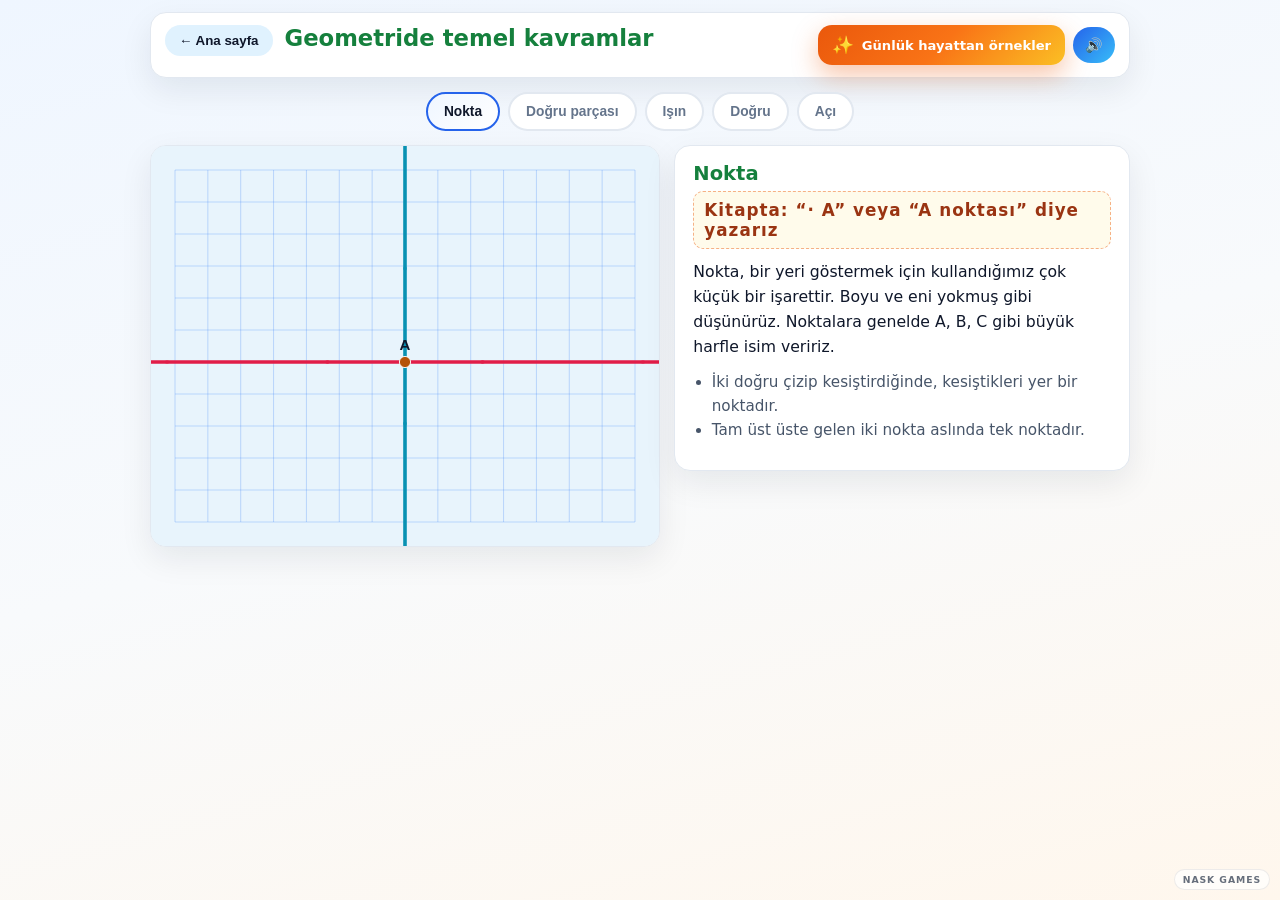
<file: tools/geometri-temel-kavramlar/index.html>
<!doctype html>
<html lang="tr">
<head>
  <meta charset="UTF-8" />
  <meta name="viewport" content="width=device-width, initial-scale=1.0, viewport-fit=cover" />
  <title>Geometri: Temel Kavramlar</title>
  <link rel="stylesheet" href="../tool-sound.css" />
  <link rel="stylesheet" href="style.css" />
</head>
<body class="geo-basics-app">
  <div class="shell">
    <header class="topbar">
      <button type="button" class="btn-back" id="backToDuellomatik" aria-label="Ana sayfaya dön">← Ana sayfa</button>
      <div class="topbar-main">
        <h1>Geometride temel kavramlar</h1>
      </div>
      <div class="topbar-actions">
        <button type="button" class="btn-life" id="openLifeExamples" title="Günlük hayattan örnekler">
          <span class="btn-life-ico" aria-hidden="true">✨</span>
          <span class="btn-life-txt">Günlük hayattan örnekler</span>
        </button>
        <button type="button" class="chip-btn--sound" id="toggle-sound" aria-pressed="false" title="Seslendir">🔊</button>
      </div>
    </header>

    <nav class="topics" id="topicNav" aria-label="Konu seç"></nav>

    <div class="content">
      <section class="board-wrap" aria-label="Çizim tahtası">
        <canvas id="sceneCanvas" aria-label="İnteraktif geometri çizim tahtası"></canvas>
      </section>

      <section class="read-panel" aria-live="polite">
        <h2 id="topicHeading">Nokta</h2>
        <p class="symbol-strip" id="symbolStrip"></p>
        <p class="explain" id="topicExplain"></p>
        <ul class="bullets" id="topicBullets"></ul>
      </section>
    </div>
  </div>

  <div class="life-modal" id="lifeModal" hidden aria-hidden="true">
    <div class="life-modal__backdrop" id="lifeModalBackdrop"></div>
    <div class="life-modal__card" role="dialog" aria-modal="true" aria-labelledby="lifeModalTitle">
      <header class="life-modal__head">
        <div>
          <h2 id="lifeModalTitle">Günlük hayattan örnekler</h2>
          <p class="life-modal__sub" id="lifeModalSub"></p>
        </div>
        <button type="button" class="life-modal__close" id="closeLifeModal" aria-label="Kapat">✕</button>
      </header>
      <div class="life-modal__body" id="lifeModalBody"></div>
    </div>
  </div>

  <footer class="signature">NASK GAMES</footer>
  <script src="life-angle-art.js"></script>
  <script src="app.js"></script>
</body>
</html>
</file>
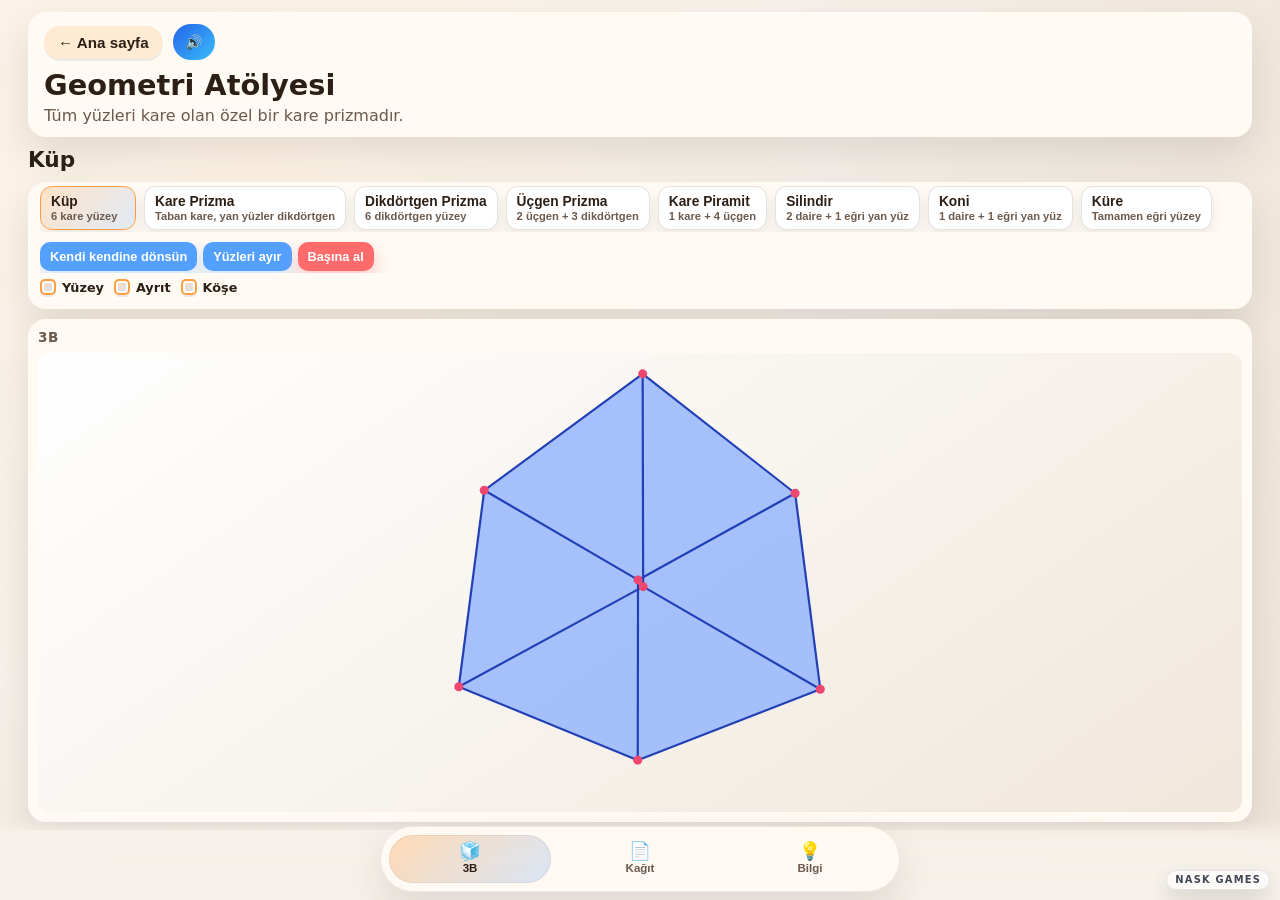
<file: tools/geometri/index.html>
<!doctype html>
<html lang="tr">
<head>
  <meta charset="UTF-8">
  <meta name="viewport" content="width=device-width, initial-scale=1.0, viewport-fit=cover">
  <title>Geometri Atölyesi</title>
  <link rel="stylesheet" href="../tool-sound.css" />
  <link rel="stylesheet" href="style.css">
</head>
<body class="geo-app">
  <div class="geo-app-flow">
    <header class="topbar">
      <div class="topbar-row topbar-row--with-sound">
        <button type="button" class="btn-back" id="backToDuellomatik" aria-label="Düellomatik ana sayfaya dön">← Ana sayfa</button>
        <button type="button" class="chip-btn--sound" id="toggle-sound" aria-pressed="false" title="Seslendir">🔊</button>
      </div>
      <div class="title-wrap">
        <h1>Geometri Atölyesi</h1>
        <p id="shapeDesc">Şekilleri çevir; kağıt halini ve bilgileri keşfet.</p>
      </div>
    </header>

    <main class="app-main">
      <div class="app-main-head">
        <h2 id="shapeTitle">Küp</h2>
      </div>

      <div id="geo-controls-rail" class="geo-controls-rail">
        <button type="button" class="geo-controls-toggle" id="geo-controls-toggle" aria-expanded="false" aria-controls="geo-controls-drawer">
          <span class="geo-controls-toggle-text">Şekil ve ayarlar</span>
          <span class="geo-controls-toggle-chev" aria-hidden="true">▼</span>
        </button>
        <div id="geo-controls-drawer" class="geo-controls-drawer" aria-hidden="true">
          <div class="geo-controls-drawer-inner">
            <div id="shapeButtons" class="shape-scroll"></div>
            <section class="sticky-controls" id="sticky-controls" data-active-tab="3d">
              <div class="action-row" id="action-row">
                <button id="toggleOpenBtn" class="btn primary tab-only-net" type="button">Kağıttaki gibi göster</button>
                <button id="toggleRotateBtn" class="btn tab-only-not-info" type="button">Kendi kendine dönsün</button>
                <button id="toggleExplodeBtn" class="btn tab-only-3d" type="button">Yüzleri ayır</button>
                <button id="resetBtn" class="btn danger" type="button">Başına al</button>
              </div>
              <div class="toggle-row" id="geometry-toggles">
                <label class="geo-toggle">
                  <input id="showFaces" class="geo-toggle-input" type="checkbox" checked>
                  <span class="geo-toggle-mark" aria-hidden="true"></span>
                  <span class="geo-toggle-label">Yüzey</span>
                </label>
                <label class="geo-toggle">
                  <input id="showEdges" class="geo-toggle-input" type="checkbox" checked>
                  <span class="geo-toggle-mark" aria-hidden="true"></span>
                  <span class="geo-toggle-label">Ayrıt</span>
                </label>
                <label class="geo-toggle">
                  <input id="showVertices" class="geo-toggle-input" type="checkbox" checked>
                  <span class="geo-toggle-mark" aria-hidden="true"></span>
                  <span class="geo-toggle-label">Köşe</span>
                </label>
              </div>
            </section>
          </div>
        </div>
      </div>

      <div class="view-panels">
        <section id="panel-view-3d" class="view-panel active">
          <h3 class="view-panel-tag">3B</h3>
          <canvas id="mainCanvas"></canvas>
        </section>

        <section id="panel-view-net" class="view-panel">
          <h3 class="view-panel-tag">Kağıt</h3>
          <canvas id="netCanvas"></canvas>
        </section>

        <section id="panel-view-info" class="view-panel">
          <h3 class="view-panel-tag">Bilgi</h3>
          <ul id="shapeProps"></ul>
          <p id="shapeNote" class="note"></p>
          <div class="learn-box">
            <h4>Sana anlatım</h4>
            <p id="shapeKidInfo"></p>
          </div>
          <div class="learn-box">
            <h4>Hayattan örnekler</h4>
            <ul id="shapeExamples"></ul>
          </div>
          <div class="learn-box">
            <h4>Mini soru</h4>
            <p id="shapeQuestion"></p>
          </div>
        </section>
      </div>
    </main>
  </div>

  <div class="geo-bottom-dock" role="navigation" aria-label="Görünüm">
    <nav class="bottom-tabs" aria-label="Görünüm seç">
      <button class="tab-btn active" type="button" data-tab="3d" title="Üç boyutlu model">
        <span class="tab-ico" aria-hidden="true">🧊</span>
        <span class="tab-lbl">3B</span>
      </button>
      <button class="tab-btn" type="button" data-tab="net" title="Kağıt üstündeki açılım">
        <span class="tab-ico" aria-hidden="true">📄</span>
        <span class="tab-lbl">Kağıt</span>
      </button>
      <button class="tab-btn" type="button" data-tab="info" title="Bilgi ve soru">
        <span class="tab-ico" aria-hidden="true">💡</span>
        <span class="tab-lbl">Bilgi</span>
      </button>
    </nav>
  </div>

  <footer class="signature">NASK GAMES</footer>
  <script src="../tool-sound.js"></script>
  <script src="app.js"></script>
</body>
</html>
</file>
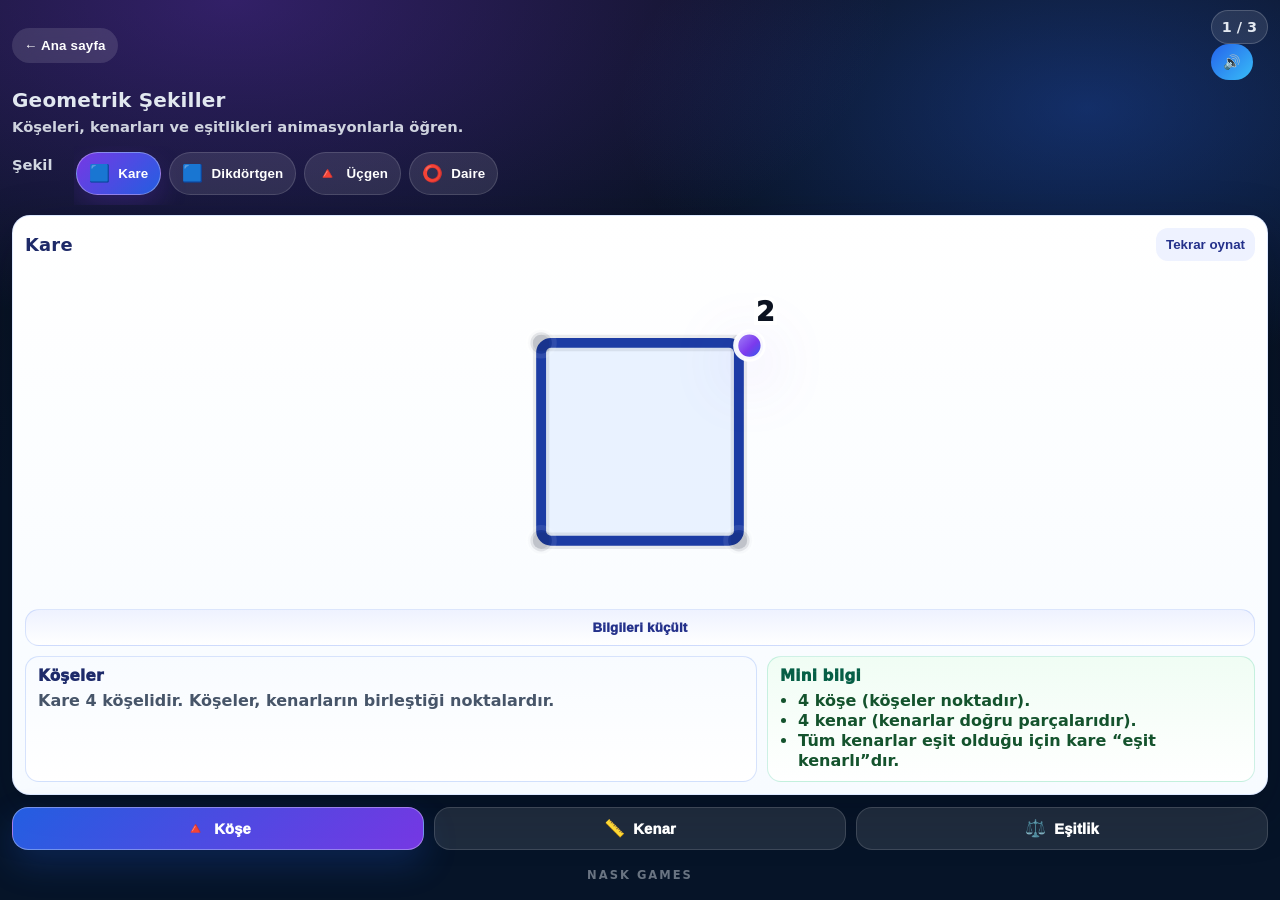
<file: tools/geometrik-sekiller/index.html>
<!doctype html>
<html lang="tr">
<head>
  <meta charset="UTF-8" />
  <meta name="viewport" content="width=device-width, initial-scale=1, maximum-scale=1, viewport-fit=cover" />
  <title>Geometrik Şekiller (3. Sınıf)</title>
  <link rel="stylesheet" href="../tool-sound.css" />
  <link rel="stylesheet" href="style.css" />
</head>
<body class="shapes-app">
  <div class="app">
    <header class="topbar">
      <div class="topbar-row">
        <button type="button" class="btn-back" id="backBtn" aria-label="Düellomatik ana sayfaya dön">← Ana sayfa</button>
        <div class="topbar-row-end">
          <div class="pill" id="stepPill" aria-live="polite">1 / 3</div>
          <button type="button" class="chip-btn--sound" id="toggle-sound" aria-pressed="false" title="Seslendir">🔊</button>
        </div>
      </div>
      <div class="title-wrap">
        <h1>Geometrik Şekiller</h1>
        <p class="subtitle" id="subtitle">Köşeleri, kenarları ve eşitlikleri animasyonlarla öğren.</p>
      </div>
    </header>

    <main class="main">
      <section class="selector" aria-label="Şekil seç">
        <div class="selector-label">Şekil</div>
        <div class="chips" id="shapeChips"></div>
      </section>

      <section class="stage" aria-label="Şekil gösterimi">
        <div class="stage-card">
          <div class="stage-head">
            <h2 id="shapeTitle">Kare</h2>
            <div class="stage-actions">
              <button type="button" class="btn ghost" id="replayBtn">Tekrar oynat</button>
            </div>
          </div>

          <div class="svg-wrap" id="svgWrap">
            <!-- SVG injected by app.js -->
          </div>
          <div id="warningBox" class="warning" role="status" aria-live="polite" hidden></div>

          <div class="info-toggle-row">
            <button type="button" class="info-toggle" id="infoToggleBtn" aria-expanded="true" aria-controls="learnArea">
              Bilgileri küçült
            </button>
          </div>

          <div class="learn" id="learnArea">
            <div class="learn-card">
              <div class="learn-kicker" id="learnKicker">Köşeler</div>
              <div class="learn-text" id="learnText"></div>
            </div>
            <div class="mini">
              <div class="mini-kicker">Mini bilgi</div>
              <ul class="mini-list" id="miniList"></ul>
            </div>
          </div>
        </div>
      </section>
    </main>

    <nav class="bottom" aria-label="Anlatım adımı">
      <button type="button" class="tab active" data-step="corners">
        <span class="ico" aria-hidden="true">🔺</span>
        <span class="lbl">Köşe</span>
      </button>
      <button type="button" class="tab" data-step="edges">
        <span class="ico" aria-hidden="true">📏</span>
        <span class="lbl">Kenar</span>
      </button>
      <button type="button" class="tab" data-step="equal">
        <span class="ico" aria-hidden="true">⚖️</span>
        <span class="lbl">Eşitlik</span>
      </button>
    </nav>

    <footer class="signature" aria-hidden="true">NASK GAMES</footer>
  </div>
  <script src="../tool-sound.js"></script>
  <script src="app.js"></script>
</body>
</html>
</file>
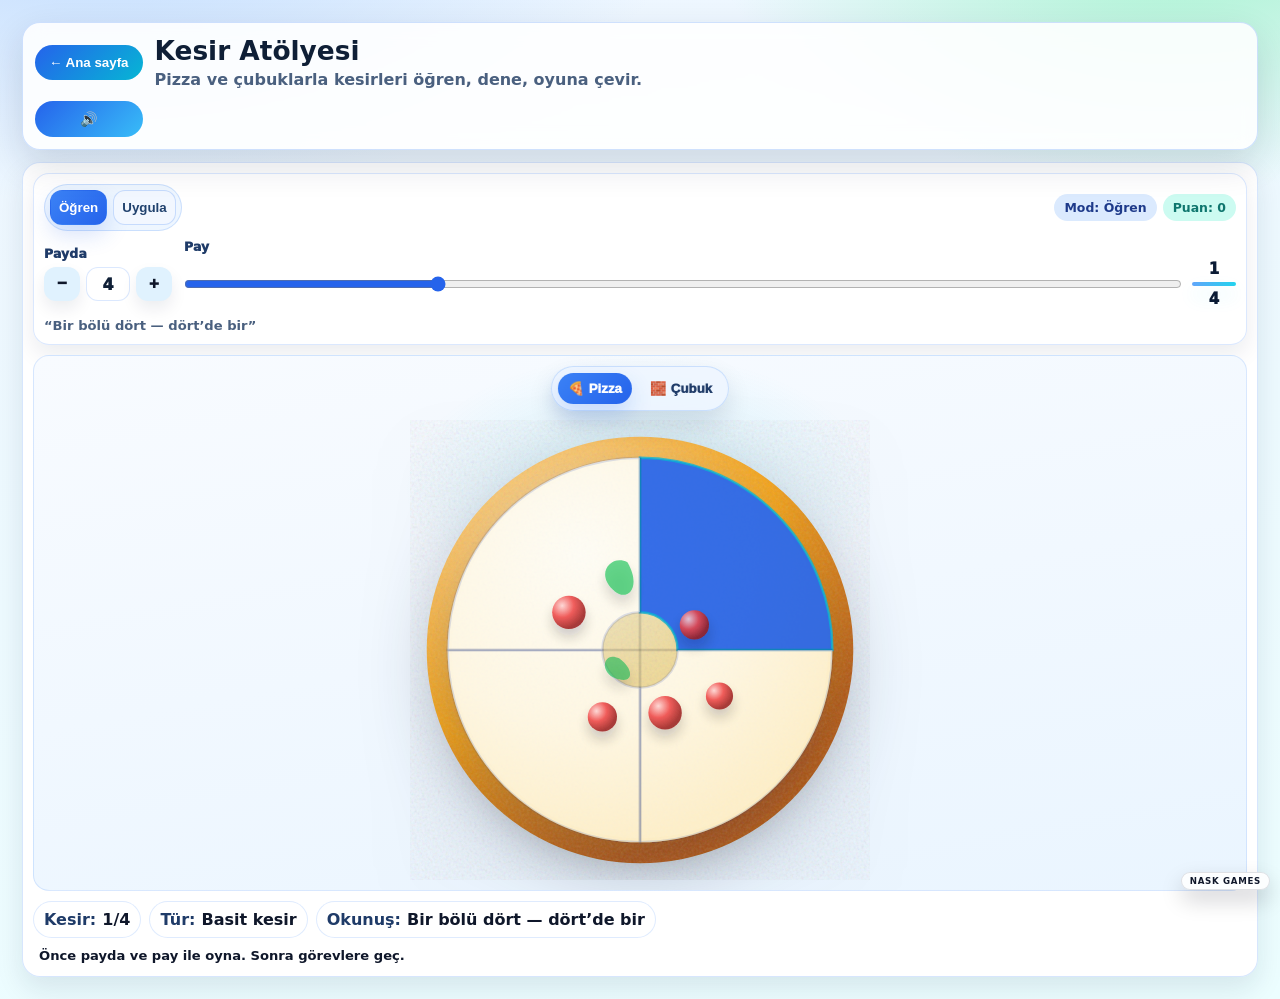
<file: tools/kesir-atolyesi/index.html>
<!doctype html>
<html lang="tr">
<head>
  <meta charset="UTF-8" />
  <meta name="viewport" content="width=device-width, initial-scale=1.0, viewport-fit=cover" />
  <title>Kesir Atölyesi</title>
  <link rel="stylesheet" href="../tool-sound.css" />
  <link rel="stylesheet" href="style.css" />
</head>
<body data-style="pro">
  <div class="app">
    <header class="topbar topbar--with-sound">
      <button type="button" class="chip-btn" id="back-btn" aria-label="Ana sayfaya dön">← Ana sayfa</button>
      <div class="title">
        <h1>Kesir Atölyesi</h1>
        <p>Pizza ve çubuklarla kesirleri öğren, dene, oyuna çevir.</p>
      </div>
      <button type="button" class="chip-btn--sound" id="toggle-sound" aria-pressed="false" title="Seslendir">🔊</button>
    </header>

    <main class="layout">
      <section class="panel panel-stage" aria-label="Kesir atölyesi">
        <div class="stage stage-full">
          <div class="controlbar" aria-label="Kontrol barı">
            <div class="controlbar__row">
              <div class="seg-tabs" role="tablist" aria-label="Atölye modları">
                <button type="button" class="seg-tab active tab-btn" data-tab="learn" role="tab" aria-selected="true">Öğren</button>
                <button type="button" class="seg-tab tab-btn" data-tab="practice" role="tab" aria-selected="false">Uygula</button>
              </div>
              <div class="mini-pills">
                <span class="mini-pill" id="mode-pill">Mod: Öğren</span>
                <span class="mini-pill mini-pill--good" id="score-pill">Puan: 0</span>
              </div>
            </div>

            <div class="controlbar__row controlbar__row--grid">
              <div class="mini-field">
                <div class="mini-label">Payda</div>
                <div class="mini-stepper">
                  <button type="button" class="mini-btn" id="denom-dec" aria-label="Paydayı azalt">−</button>
                  <output id="denom-out" class="mini-out">4</output>
                  <button type="button" class="mini-btn" id="denom-inc" aria-label="Paydayı artır">+</button>
                </div>
              </div>

              <div class="mini-field mini-field--wide">
                <div class="mini-label">Pay</div>
                <div class="mini-slider">
                  <input id="numer" type="range" min="0" max="4" value="1" />
                  <span class="frac-mini" aria-label="Seçilen kesir">
                    <output id="numer-out" class="frac-mini__num">1</output>
                    <span class="frac-mini__bar" aria-hidden="true"></span>
                    <output id="frac-out" class="frac-mini__den">4</output>
                  </span>
                </div>
              </div>

              <div class="mini-read" id="big-name">“Bir bölü dört — 1’de 4”</div>
            </div>
          </div>

          <div class="visual" id="visual" aria-label="Kesir görselleştirmesi">
            <div class="seg-toggle seg-float" role="group" aria-label="Model seçimi">
              <button type="button" class="seg-btn active" data-model="pizza">🍕 Pizza</button>
              <button type="button" class="seg-btn" data-model="bar">🧱 Çubuk</button>
            </div>
            <svg id="pizza-svg" class="pizza" viewBox="-110 -110 220 220" aria-label="Pizza modeli" role="img"></svg>
            <div id="bar-wrap" class="bar-wrap" aria-label="Çubuk modeli" role="img">
              <div class="bar" id="bar"></div>
              <div class="bar-legend">
                <span>0</span>
                <span>1 bütün</span>
              </div>
            </div>
          </div>

          <div class="facts facts-compact" aria-label="Bilgi">
            <span class="fact-chip"><b>Kesir:</b> <span id="fact-frac">1/4</span></span>
            <span class="fact-chip"><b>Tür:</b> <span id="fact-type">Basit kesir</span></span>
            <span class="fact-chip"><b>Okunuş:</b> <span id="fact-read">Bir bölü dört — 1’de 4</span></span>
          </div>

          <div class="toast toast-bar" id="toast" aria-live="polite" aria-atomic="true"></div>

          <div class="task-sheet" id="task-card" aria-label="Görev">
            <div class="task-sheet__head">
              <div>
                <div class="task-kicker">SORU</div>
                <div class="task-title" id="task-title">Görev</div>
                <div class="task-sub" id="task-sub">Aşağıdaki kesri görselde göster.</div>
              </div>
              <button type="button" class="mini-ghost" id="new-task-btn">Yeni</button>
            </div>
            <div class="task-sheet__body" id="task-body">
              <div class="task-line"><b id="task-fraction">1/4</b> kesrini yap!</div>
              <div class="task-actions">
                <button type="button" class="mini-primary" id="check-btn">Kontrol</button>
                <button type="button" class="mini-secondary" id="hint-btn">İpucu</button>
              </div>
              <div class="task-msg" id="task-msg" aria-live="polite"></div>
            </div>
          </div>
        </div>
        <span class="signature" aria-hidden="true">NASK GAMES</span>
      </section>
    </main>
  </div>

  <script src="https://cdnjs.cloudflare.com/ajax/libs/gsap/3.12.5/gsap.min.js"></script>
  <script src="../tool-sound.js"></script>
  <script src="app.js"></script>
</body>
</html>
</file>
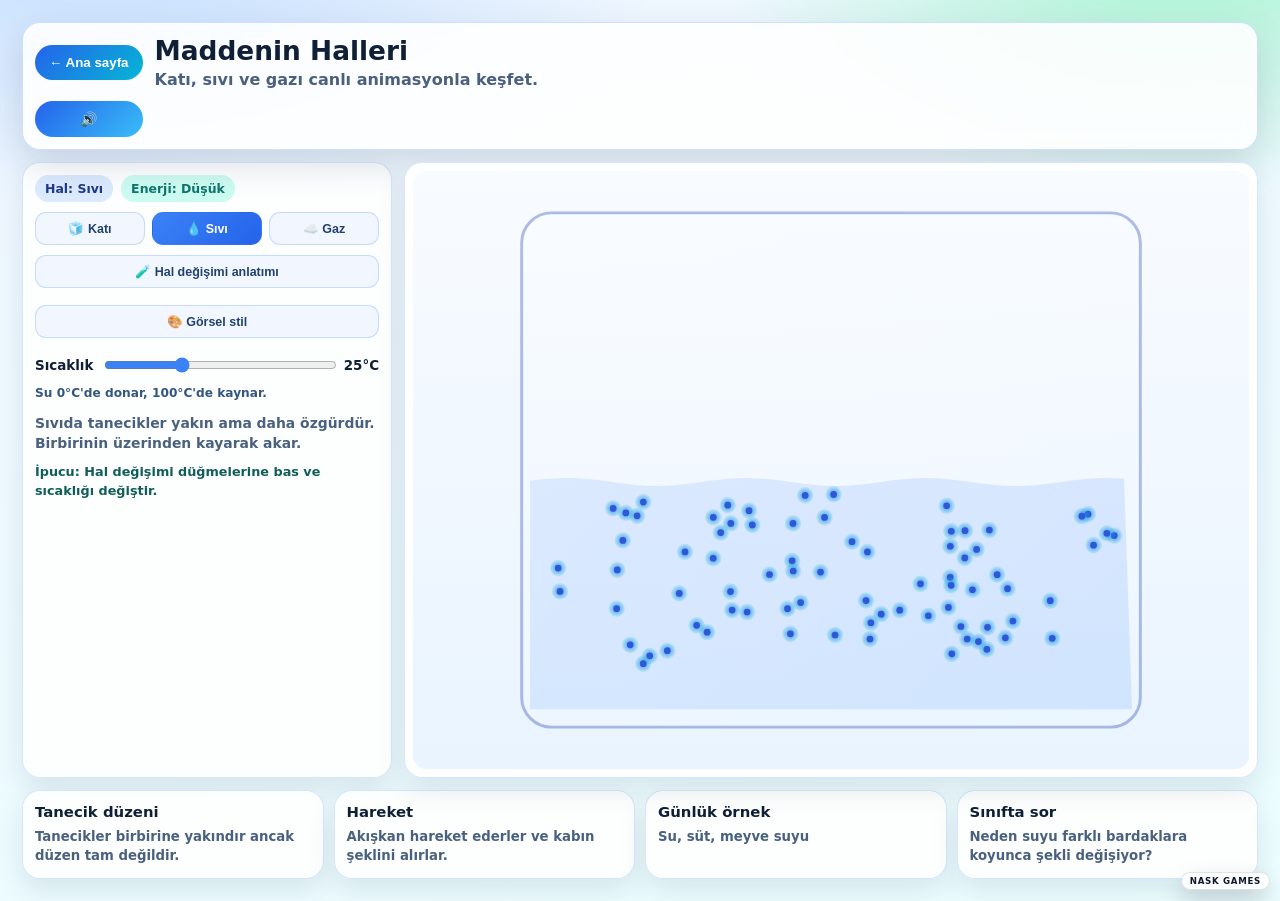
<file: tools/maddenin-halleri/index.html>
<!doctype html>
<html lang="tr">
<head>
  <meta charset="UTF-8">
  <meta name="viewport" content="width=device-width, initial-scale=1.0, viewport-fit=cover">
  <title>Maddenin Halleri Atölyesi</title>
  <link rel="stylesheet" href="../tool-sound.css" />
  <link rel="stylesheet" href="style.css">
</head>
<body>
  <div class="app-shell">
    <header class="topbar topbar--with-sound">
      <button type="button" id="back-btn" class="chip-btn">← Ana sayfa</button>
      <div class="title-wrap">
        <h1>Maddenin Halleri</h1>
        <p>Katı, sıvı ve gazı canlı animasyonla keşfet.</p>
      </div>
      <button type="button" class="chip-btn--sound" id="toggle-sound" aria-pressed="false" title="Seslendir">🔊</button>
    </header>

    <main class="stage">
      <section class="control-card">
        <div class="status-strip" aria-live="polite">
          <span class="status-pill" id="phase-pill">Hal: Sıvı</span>
          <span class="status-pill status-temp" id="energy-pill">Enerji: Orta</span>
        </div>
        <div class="phase-tabs" role="tablist" aria-label="Maddenin halleri">
          <button type="button" class="phase-btn active" data-phase="solid">🧊 Katı</button>
          <button type="button" class="phase-btn" data-phase="liquid">💧 Sıvı</button>
          <button type="button" class="phase-btn" data-phase="gas">☁️ Gaz</button>
        </div>
        <div class="event-panel">
          <button type="button" class="event-toggle-btn" id="event-toggle-btn" aria-expanded="false" aria-controls="event-drawer">🧪 Hal değişimi anlatımı</button>
          <div class="event-drawer" id="event-drawer" aria-hidden="true">
            <div class="event-tabs" role="group" aria-label="Hal değişimi olayları">
              <button type="button" class="event-btn" data-event="melt">Erime (0°C)</button>
              <button type="button" class="event-btn" data-event="freeze">Donma (0°C)</button>
              <button type="button" class="event-btn" data-event="evaporate">Kaynama (100°C)</button>
              <button type="button" class="event-btn" data-event="condense">Yoğunlaşma</button>
            </div>
          </div>
        </div>
        <div class="style-panel">
          <button type="button" class="style-toggle-btn" id="style-toggle-btn" aria-expanded="false" aria-controls="style-drawer">🎨 Görsel stil</button>
          <div class="style-drawer" id="style-drawer" aria-hidden="true">
            <div class="style-tabs" role="group" aria-label="Animasyon stili">
              <button type="button" class="style-btn active" data-style="pro">Pro</button>
              <button type="button" class="style-btn" data-style="neon">Neon</button>
              <button type="button" class="style-btn" data-style="comic">Çizgi</button>
            </div>
          </div>
        </div>
        <div class="temp-row">
          <label for="temp-slider">Sıcaklık</label>
          <input id="temp-slider" type="range" min="-20" max="120" value="25">
          <strong id="temp-value">25°C</strong>
        </div>
        <p class="model-note">Su 0°C'de donar, 100°C'de kaynar.</p>
        <p id="phase-desc" class="phase-desc"></p>
        <p id="event-desc" class="event-desc">İpucu: Düğmelere basarak maddenin hal değişimini izle.</p>
        <div class="auto-alert" id="auto-alert" aria-live="polite" aria-atomic="true"></div>
      </section>

      <section class="viz-card">
        <canvas id="matter-canvas" aria-label="Maddenin halleri animasyonu"></canvas>
        <div class="scene-overlay" id="scene-overlay" aria-hidden="true"></div>
        <div id="point-info" class="point-info" aria-live="polite"></div>
        <span class="signature" aria-hidden="true">NASK GAMES</span>
      </section>

      <section class="info-grid">
        <article class="info-item">
          <h3>Tanecik düzeni</h3>
          <p id="order-text"></p>
        </article>
        <article class="info-item">
          <h3>Hareket</h3>
          <p id="motion-text"></p>
        </article>
        <article class="info-item">
          <h3>Günlük örnek</h3>
          <p id="sample-text"></p>
        </article>
        <article class="info-item">
          <h3>Sınıfta sor</h3>
          <p id="quiz-text">Sence sıcaklık arttıkça tanecikler neden daha hızlı hareket ediyor?</p>
        </article>
      </section>
    </main>
  </div>
  <script src="https://cdnjs.cloudflare.com/ajax/libs/gsap/3.12.5/gsap.min.js"></script>
  <script src="../tool-sound.js"></script>
  <script src="app.js"></script>
</body>
</html>
</file>
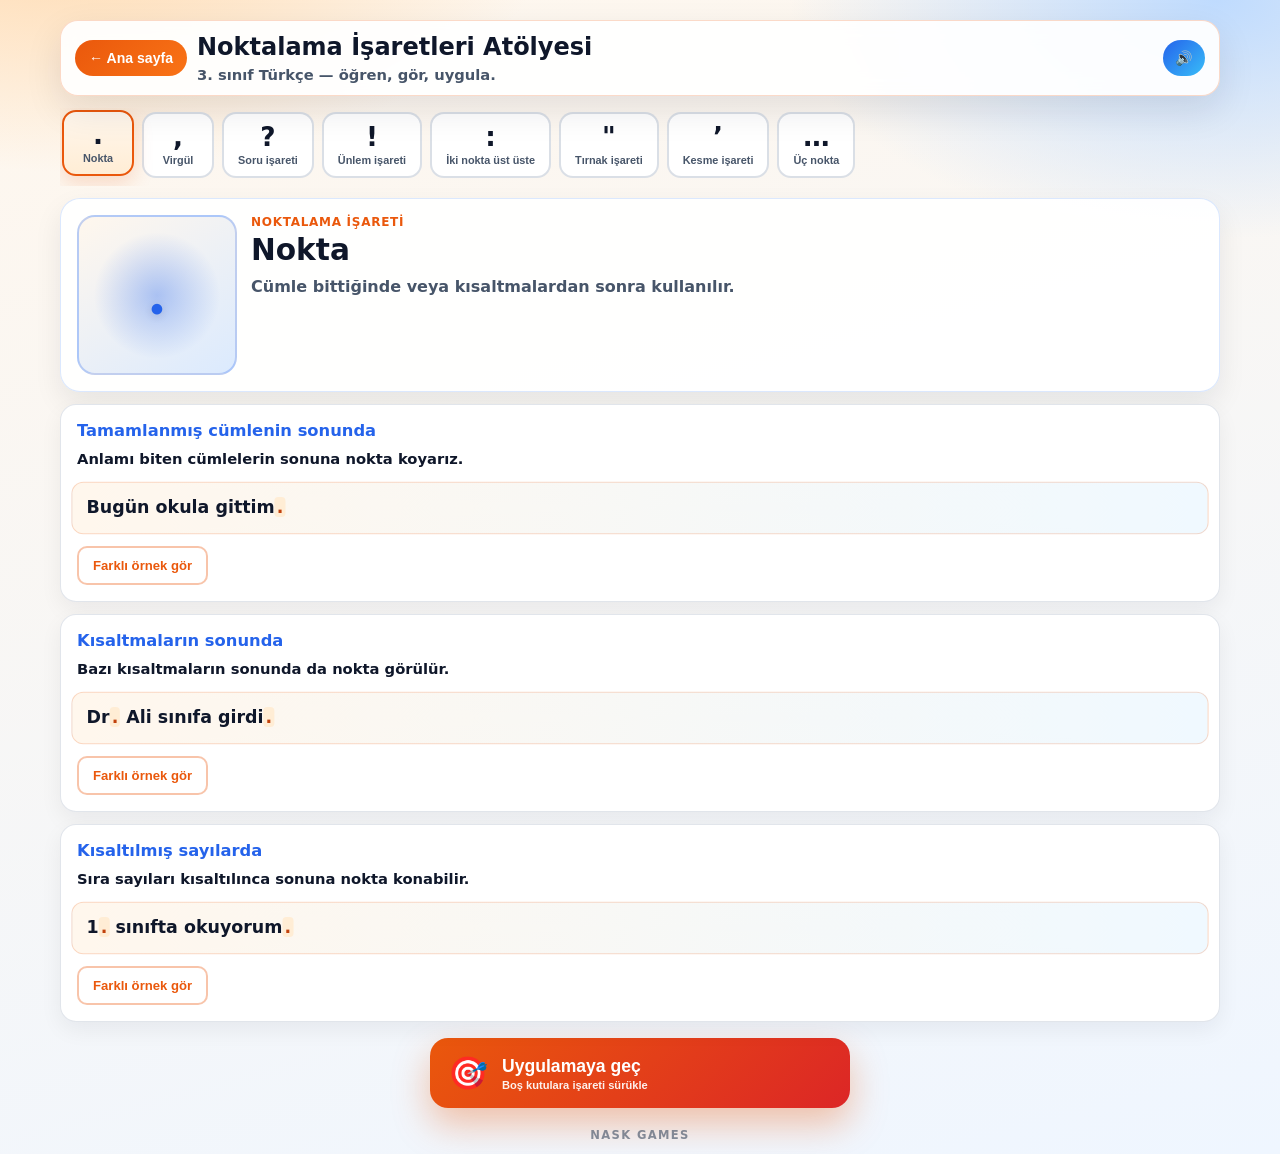
<file: tools/noktalama-atolyesi/index.html>
<!doctype html>
<html lang="tr">
<head>
  <meta charset="UTF-8" />
  <meta name="viewport" content="width=device-width, initial-scale=1.0, viewport-fit=cover" />
  <title>Noktalama İşaretleri Atölyesi — 3. Sınıf Türkçe</title>
  <link rel="stylesheet" href="style.css" />
</head>
<body class="mode-learn">
  <div class="app">
    <header class="topbar">
      <button type="button" class="chip-btn" id="back-btn" aria-label="Ana sayfaya dön">← Ana sayfa</button>
      <div class="title">
        <h1>Noktalama İşaretleri Atölyesi</h1>
        <p>3. sınıf Türkçe — öğren, gör, uygula.</p>
      </div>
      <button type="button" class="chip-btn chip-btn--ghost" id="toggle-sound" aria-pressed="false" title="Seslendir">🔊</button>
    </header>

    <main class="layout learn-view" id="learnView">
      <nav class="mark-nav" id="markNav" aria-label="Noktalama işaretleri"></nav>

      <section class="hero-panel" aria-live="polite">
        <div class="hero-stage" id="heroStage">
          <div class="hero-glow" id="heroGlow" aria-hidden="true"></div>
          <div class="hero-symbol-wrap" aria-hidden="true">
            <span class="hero-symbol" id="heroSymbol">.</span>
          </div>
        </div>
        <div class="hero-copy">
          <p class="hero-kicker" id="heroKicker">Noktalama işareti</p>
          <h2 class="hero-title" id="heroTitle">Nokta</h2>
          <p class="hero-lead" id="heroLead"></p>
        </div>
      </section>

      <section class="rules-list" id="rulesList" aria-label="Kullanım durumları"></section>

      <div class="learn-cta-wrap">
        <button type="button" class="cta-practice" id="openPractice">
          <span class="cta-practice__icon" aria-hidden="true">🎯</span>
          <span class="cta-practice__text">
            <strong>Uygulamaya geç</strong>
            <small>Boş kutulara işareti sürükle</small>
          </span>
        </button>
      </div>
    </main>

    <section class="practice-view" id="practiceView" hidden aria-label="Uygulama">
      <header class="practice-top">
        <button type="button" class="chip-btn chip-btn--soft" id="closePractice">← Öğrenme</button>
        <div class="practice-meta">
          <span class="practice-pill" id="practiceProgress">1 / 50</span>
          <span class="practice-pill practice-pill--score" id="practiceScore">Puan: 0</span>
        </div>
      </header>

      <div class="practice-card">
        <p class="practice-task-kicker">Cümleyi tamamla</p>
        <p class="practice-sentence" id="practiceSentence"></p>
        <p class="practice-palette-label">İşareti tut, boş kutuya sürükleyip bırak</p>
        <div class="palette" id="palette"></div>
        <p class="practice-feedback" id="practiceFeedback" aria-live="polite"></p>
        <div class="practice-actions">
          <button type="button" class="btn-primary" id="checkPracticeBtn">Kontrol et</button>
          <button type="button" class="btn-next" id="nextPractice" disabled>Sonraki →</button>
        </div>
      </div>

      <p class="practice-tip-bar">Dolu kutuya dokunarak işareti sil. Önce paletten işaret seç, sonra kutuya dokun veya sürükle.</p>
    </section>

    <footer class="signature">NASK GAMES</footer>
  </div>

  <script src="https://cdnjs.cloudflare.com/ajax/libs/gsap/3.12.5/gsap.min.js"></script>
  <script src="app.js"></script>
</body>
</html>
</file>
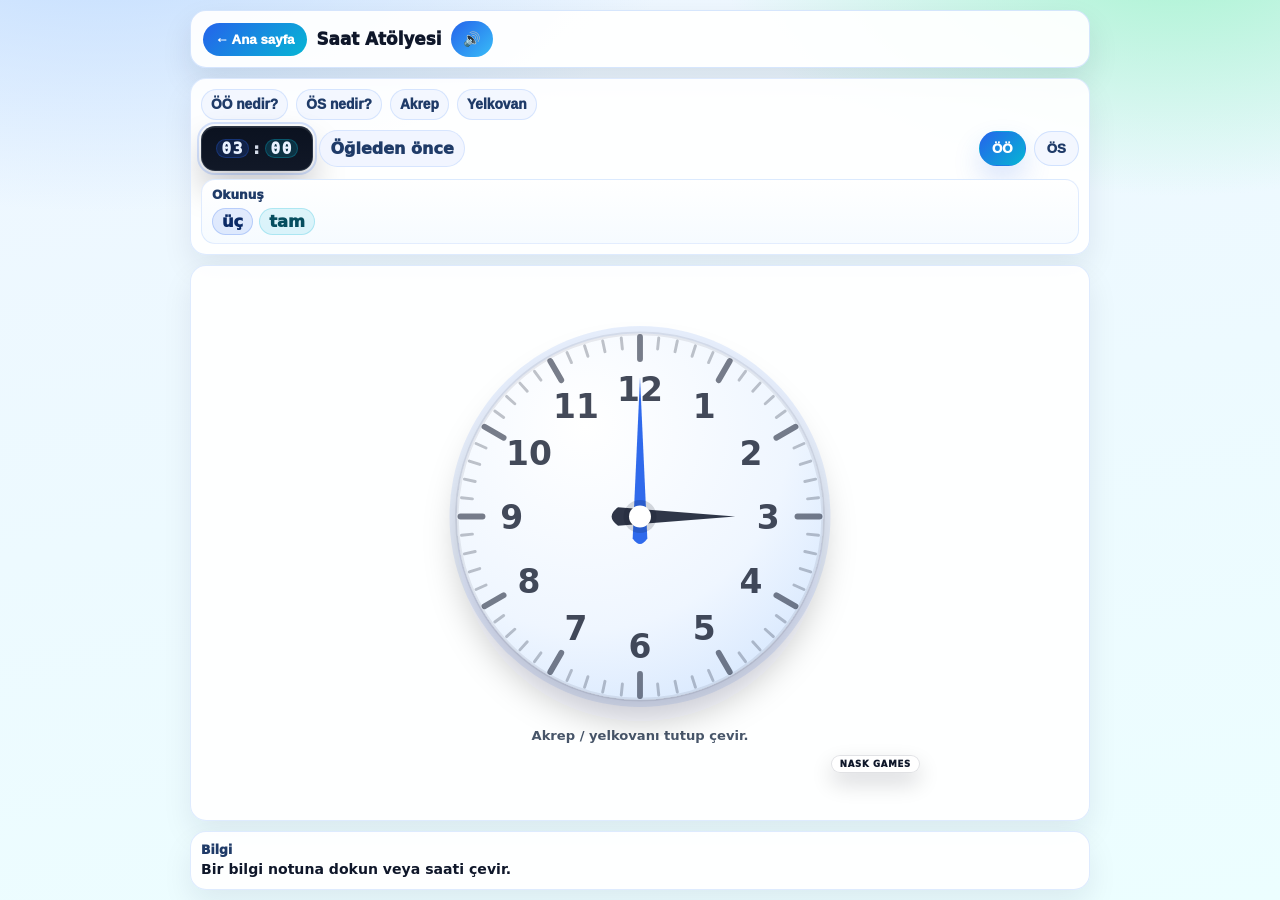
<file: tools/saat-atolyesi/index.html>
<!doctype html>
<html lang="tr">
<head>
  <meta charset="UTF-8" />
  <meta name="viewport" content="width=device-width, initial-scale=1.0, viewport-fit=cover" />
  <title>Saat Atölyesi</title>
  <link rel="stylesheet" href="../tool-sound.css" />
  <link rel="stylesheet" href="style.css?v=2026-05-07-1636" />
</head>
<body>
  <div class="app" role="application" aria-label="Saat Atölyesi">
    <header class="topbar topbar--with-sound">
      <button type="button" class="back" id="back-btn" aria-label="Ana sayfaya dön">← Ana sayfa</button>
      <div class="topbar__title">Saat Atölyesi</div>
      <button type="button" class="chip-btn--sound" id="toggle-sound" aria-pressed="false" title="Seslendir">🔊</button>
    </header>

    <main class="main">
      <section class="card card--controls" aria-label="Kontroller">
        <div class="row row--chips" aria-label="Bilgi notları">
          <button type="button" class="chip info-btn" data-note="am">ÖÖ nedir?</button>
          <button type="button" class="chip info-btn" data-note="pm">ÖS nedir?</button>
          <button type="button" class="chip info-btn" data-note="hour">Akrep</button>
          <button type="button" class="chip info-btn" data-note="minute">Yelkovan</button>
        </div>

        <div class="row row--digital" aria-label="Dijital saat ve ÖÖ/ÖS">
          <div class="digital" id="digital" aria-label="Dijital saat">
            <span class="hh" id="hh">03</span><span class="colon" aria-hidden="true">:</span><span class="mm" id="mm">00</span>
          </div>
          <div class="period" id="period">Öğleden önce</div>
          <div class="toggle" role="group" aria-label="ÖÖ/ÖS seçimi">
            <button type="button" class="toggle__btn active" id="am-btn" aria-pressed="true">ÖÖ</button>
            <button type="button" class="toggle__btn" id="pm-btn" aria-pressed="false">ÖS</button>
          </div>
        </div>

        <div class="row row--reading" aria-label="Okunuş">
          <div class="reading">
            <div class="reading__label">Okunuş</div>
            <div class="reading__line" id="read-line">
              <span class="read-hour">üç</span>
              <span class="read-minute">tam</span>
            </div>
          </div>
        </div>
      </section>

      <section class="card card--clock" aria-label="Analog saat">
        <div class="clock-wrap">
          <svg id="clock" class="clock" viewBox="-120 -120 240 240" role="img" aria-label="Analog saat">
            <defs>
              <radialGradient id="faceGrad2" cx="35%" cy="25%" r="80%">
                <stop offset="0%" stop-color="#ffffff"/>
                <stop offset="70%" stop-color="#eff6ff"/>
                <stop offset="100%" stop-color="#dbeafe"/>
              </radialGradient>
              <filter id="softShadow2" x="-30%" y="-30%" width="160%" height="160%">
                <feDropShadow dx="0" dy="12" stdDeviation="9" flood-color="rgba(15,23,42,.20)"/>
              </filter>
            </defs>
            <circle r="104" fill="rgba(37,99,235,0.10)"></circle>
            <circle r="100" fill="url(#faceGrad2)" filter="url(#softShadow2)"></circle>
            <circle r="100" fill="none" stroke="rgba(15,23,42,0.08)" stroke-width="2"></circle>
            <g id="ticks"></g>
            <g id="nums"></g>
            <g id="hand-minute" class="hand hand-minute" aria-label="Yelkovan" tabindex="0">
              <path class="hand-hit" d="M 0 10 L 0 -86" />
              <path d="M -4 12 L 0 -76 L 4 12 Q 0 18 -4 12 Z"></path>
            </g>
            <g id="hand-hour" class="hand hand-hour" aria-label="Akrep" tabindex="0">
              <path class="hand-hit" d="M 0 10 L 0 -62" />
              <path d="M -5 12 L 0 -52 L 5 12 Q 0 19 -5 12 Z"></path>
            </g>
            <circle r="9" fill="rgba(15,23,42,0.16)"></circle>
            <circle r="6" fill="#ffffff"></circle>
          </svg>
          <div class="hint">Akrep / yelkovanı tutup çevir.</div>
          <div class="brand" aria-hidden="true">NASK GAMES</div>
        </div>
      </section>

      <section class="card card--info" aria-label="Bilgi notu">
        <div class="info">
          <div class="info__label">Bilgi</div>
          <div class="info__text" id="info-text">Bir bilgi notuna dokun.</div>
        </div>
      </section>
    </main>
  </div>

  <script src="https://cdnjs.cloudflare.com/ajax/libs/gsap/3.12.5/gsap.min.js"></script>
  <script src="../tool-sound.js"></script>
  <script src="app.js?v=2026-05-07-1636"></script>
</body>
</html>
</file>
<file: tools/tool-sound.css>
/* Ses butonu — noktalama atölyesi ile uyumlu */
.chip-btn--sound {
  border: none;
  border-radius: 999px;
  padding: 10px 12px;
  font-weight: 800;
  font-size: 0.88rem;
  cursor: pointer;
  color: #fff;
  background: linear-gradient(135deg, #2563eb, #38bdf8);
  white-space: nowrap;
  flex-shrink: 0;
}

.chip-btn--sound[aria-pressed="true"] {
  box-shadow: 0 0 0 3px rgba(37, 99, 235, 0.35);
}

.topbar--with-sound {
  display: grid;
  grid-template-columns: auto 1fr auto;
  gap: 10px;
  align-items: center;
}

.topbar-row--with-sound {
  display: flex;
  align-items: center;
  justify-content: space-between;
  gap: 10px;
  width: 100%;
}

.topbar-row--with-sound .topbar-row-end {
  display: flex;
  align-items: center;
  gap: 8px;
  margin-left: auto;
}
</file>
<file: tools/geometri-temel-kavramlar/style.css>
:root {
  --bg: #f8fafc;
  --card: #ffffff;
  --ink: #0f172a;
  --muted: #64748b;
  --line: #e2e8f0;
  --grid-line: rgba(59, 130, 246, 0.22);
  --grid-bg: #e8f4fc;
  --accent: #2563eb;
  --r: 16px;
  --shadow: 0 12px 32px rgba(15, 23, 42, 0.08);
}

*,
*::before,
*::after {
  box-sizing: border-box;
}

body.geo-basics-app {
  margin: 0;
  min-height: 100dvh;
  font-family: "Segoe UI", system-ui, -apple-system, sans-serif;
  color: var(--ink);
  background: linear-gradient(165deg, #eff6ff 0%, #f8fafc 50%, #fff7ed 100%);
  padding: 12px clamp(12px, 3vw, 24px) calc(28px + env(safe-area-inset-bottom, 0px));
}

.shell {
  max-width: 980px;
  margin: 0 auto;
  display: flex;
  flex-direction: column;
  gap: 14px;
}

.topbar {
  display: flex;
  flex-wrap: wrap;
  align-items: flex-start;
  gap: 12px;
  background: var(--card);
  border: 1px solid var(--line);
  border-radius: var(--r);
  padding: 12px 14px;
  box-shadow: var(--shadow);
}

.btn-back {
  border: none;
  border-radius: 999px;
  padding: 8px 14px;
  font-weight: 700;
  cursor: pointer;
  background: #e0f2fe;
  color: var(--ink);
}

.topbar-main {
  flex: 1;
  min-width: 200px;
}

.topbar-main h1 {
  margin: 0;
  font-size: clamp(1.05rem, 3.2vw, 1.42rem);
  line-height: 1.2;
  color: #15803d;
}

.topbar-actions {
  display: flex;
  flex-wrap: wrap;
  gap: 8px;
  align-items: center;
}

.btn-life {
  display: inline-flex;
  align-items: center;
  gap: 8px;
  border: none;
  border-radius: 14px;
  padding: 10px 14px;
  cursor: pointer;
  font-weight: 800;
  font-size: 0.82rem;
  color: #fff;
  background: linear-gradient(135deg, #ea580c, #f97316, #fbbf24);
  box-shadow: 0 10px 26px rgba(234, 88, 12, 0.35);
  font-family: inherit;
}

.btn-life:active {
  transform: scale(0.98);
}

.btn-life-ico {
  font-size: 1.1rem;
}

.btn-sound {
  border: 1px solid var(--line);
  background: var(--card);
  border-radius: 12px;
  padding: 8px 12px;
  font-weight: 700;
  font-size: 0.8rem;
  cursor: pointer;
}

.btn-sound[aria-pressed="true"] {
  border-color: #93c5fd;
  background: #eff6ff;
  color: #1d4ed8;
}

.topics {
  display: flex;
  flex-wrap: wrap;
  gap: 8px;
  justify-content: center;
}

.topic-chip {
  border: 2px solid var(--line);
  background: var(--card);
  border-radius: 999px;
  padding: 10px 16px;
  font-weight: 800;
  font-size: 0.86rem;
  cursor: pointer;
  color: var(--muted);
  transition: border-color 0.15s, background 0.15s, color 0.15s;
}

.topic-chip.active {
  border-color: var(--accent);
  background: linear-gradient(135deg, #eff6ff, #fff);
  color: var(--ink);
}

.content {
  display: grid;
  grid-template-columns: 1fr;
  gap: 14px;
}

@media (min-width: 760px) {
  .content {
    grid-template-columns: 1.12fr 1fr;
    align-items: start;
  }
}

.board-wrap {
  background: var(--card);
  border: 1px solid var(--line);
  border-radius: var(--r);
  box-shadow: var(--shadow);
  overflow: hidden;
}

#sceneCanvas {
  width: 100%;
  height: min(56dvh, 400px);
  min-height: 220px;
  display: block;
  touch-action: none;
  background: var(--grid-bg);
}

.read-panel {
  background: var(--card);
  border: 1px solid var(--line);
  border-radius: var(--r);
  padding: 16px 18px;
  box-shadow: var(--shadow);
}

.read-panel h2 {
  margin: 0 0 6px;
  font-size: 1.22rem;
  color: #15803d;
}

.symbol-strip {
  margin: 0 0 10px;
  padding: 8px 10px;
  border-radius: 10px;
  border: 1px dashed rgba(234, 88, 12, 0.45);
  background: #fffbeb;
  font-size: 1.05rem;
  font-weight: 800;
  letter-spacing: 0.06em;
  color: #9a3412;
}

.explain {
  margin: 0 0 12px;
  line-height: 1.6;
  font-size: 0.98rem;
}

.bullets {
  margin: 0 0 12px;
  padding-left: 1.15rem;
  color: #475569;
  line-height: 1.55;
  font-size: 0.95rem;
}

/* —— Günlük hayat modal —— */
.life-modal {
  position: fixed;
  inset: 0;
  z-index: 10000;
  display: flex;
  align-items: flex-end;
  justify-content: center;
  padding: 12px;
  padding-bottom: max(12px, env(safe-area-inset-bottom, 0px));
}

.life-modal[hidden] {
  display: none;
}

.life-modal__backdrop {
  position: absolute;
  inset: 0;
  background: rgba(15, 23, 42, 0.55);
}

.life-modal__card {
  position: relative;
  width: min(100%, 520px);
  max-height: min(90dvh, 680px);
  background: linear-gradient(180deg, #fff, #f8fafc);
  border-radius: 20px 20px 12px 12px;
  box-shadow: 0 -8px 40px rgba(15, 23, 42, 0.2);
  border: 1px solid rgba(255, 255, 255, 0.8);
  display: flex;
  flex-direction: column;
  overflow: hidden;
}

@media (min-width: 520px) {
  .life-modal {
    align-items: center;
  }
  .life-modal__card {
    border-radius: 20px;
    max-height: min(88dvh, 620px);
  }
}

.life-modal__head {
  display: flex;
  align-items: flex-start;
  justify-content: space-between;
  gap: 10px;
  padding: 14px 16px 10px;
  border-bottom: 1px solid var(--line);
}

.life-modal__head h2 {
  margin: 0;
  font-size: 1.1rem;
  color: #c2410c;
}

.life-modal__sub {
  margin: 4px 0 0;
  font-size: 0.82rem;
  color: var(--muted);
  font-weight: 600;
}

.life-modal__close {
  border: none;
  background: #f1f5f9;
  width: 40px;
  height: 40px;
  border-radius: 12px;
  font-size: 1.1rem;
  cursor: pointer;
  font-weight: 800;
}

.life-modal__body {
  overflow-y: auto;
  -webkit-overflow-scrolling: touch;
  padding: 12px 14px 18px;
  display: flex;
  flex-direction: column;
  gap: 14px;
}

.life-card {
  border-radius: 16px;
  border: 1px solid rgba(15, 23, 42, 0.08);
  padding: 14px 14px 12px;
  background: linear-gradient(165deg, #ffffff 0%, #f8fafc 100%);
  box-shadow: 0 10px 28px rgba(15, 23, 42, 0.07), 0 1px 0 rgba(255, 255, 255, 0.9) inset;
}

.life-card h3 {
  margin: 0 0 8px;
  font-size: 1rem;
  font-weight: 900;
  color: var(--ink);
  letter-spacing: -0.02em;
}

.life-card__text {
  margin: 0 0 8px;
  font-size: 0.9rem;
  color: #334155;
  line-height: 1.55;
  font-weight: 600;
}

.life-card__note {
  margin: 0 0 10px;
  font-size: 0.78rem;
  color: var(--muted);
  line-height: 1.45;
  font-weight: 600;
  font-style: italic;
  padding: 8px 10px;
  border-radius: 10px;
  background: #f8fafc;
  border-left: 3px solid #93c5fd;
}

.life-stage {
  height: clamp(148px, 32vw, 192px);
  min-height: 148px;
  border-radius: 14px;
  background: linear-gradient(165deg, #f0f9ff 0%, #e0f2fe 55%, #f8fafc 100%);
  border: 1px solid rgba(59, 130, 246, 0.2);
  position: relative;
  overflow: hidden;
  display: flex;
  flex-direction: column;
  box-shadow: inset 0 1px 0 rgba(255, 255, 255, 0.85), 0 10px 24px rgba(15, 23, 42, 0.07);
}

.life-art {
  flex: 1;
  position: relative;
  min-height: 108px;
  width: 100%;
  display: flex;
  align-items: center;
  justify-content: center;
  overflow: hidden;
}

/* Günlük hayat — açı örnekleri (profesyonel SVG) */
.life-stage--angle-svg {
  display: flex;
  align-items: center;
  justify-content: center;
  padding: 0;
  overflow: hidden;
  border: 1px solid rgba(148, 163, 184, 0.35);
  box-shadow: inset 0 1px 0 rgba(255, 255, 255, 0.75);
}

.life-art-svg {
  flex: 1;
  width: 100%;
  min-height: clamp(140px, 34vw, 188px);
  display: flex;
  align-items: center;
  justify-content: center;
  padding: 6px 8px;
  box-sizing: border-box;
}

.life-art-svg .life-svg {
  width: min(100%, 320px);
  height: auto;
  max-height: clamp(140px, 36vw, 200px);
  display: block;
  shape-rendering: geometricPrecision;
}

.life-art-svg .la-wedge {
  animation: la-wedge-glow 2.6s ease-in-out infinite;
}

@keyframes la-wedge-glow {
  0%,
  100% {
    opacity: 0.88;
  }
  50% {
    opacity: 1;
  }
}

.life-stage--angle-scissor,
.life-stage--angle-door,
.life-stage--angle-clock,
.life-stage--angle-book {
  background: #f8fafc;
}

.life-geo-hint {
  margin: 0;
  padding: 9px 12px;
  font-size: 0.78rem;
  font-weight: 800;
  line-height: 1.35;
  text-align: center;
  color: #9a3412;
  background: linear-gradient(90deg, #fff7ed, #ffedd5);
  border-top: 1px solid rgba(234, 88, 12, 0.22);
  letter-spacing: 0.01em;
}

/* Günlük hayat — hizalı mini sahneler (açı kartları) */
.life-illus {
  position: relative;
  display: block;
  width: min(100%, 220px);
  height: 108px;
  margin: 0 auto;
}

.life-illus__arc {
  position: absolute;
  left: 50%;
  bottom: 8%;
  width: 36%;
  height: 28%;
  margin-left: -18%;
  border-radius: 50% 50% 0 0;
  border: 3px solid rgba(234, 88, 12, 0.5);
  border-bottom: none;
  pointer-events: none;
  z-index: 5;
  animation: life-arc-pulse 2.8s ease-in-out infinite;
}
.life-illus__arc--sm {
  position: relative;
  left: auto;
  bottom: auto;
  margin: 0;
  width: 44px;
  height: 36px;
  flex-shrink: 0;
}
.life-illus__arc--book {
  left: 50%;
  bottom: 18%;
  width: 28%;
  height: 22%;
  margin-left: -14%;
}

.life-illus--scissor {
  display: flex;
  align-items: center;
  justify-content: center;
  gap: 10px;
  height: 100%;
}
.life-illus--scissor .life-illus__emoji {
  font-size: clamp(2.4rem, 8vw, 3rem);
  line-height: 1;
  filter: drop-shadow(0 2px 4px rgba(15, 23, 42, 0.15));
}

.life-stage--ang-door {
  background: linear-gradient(180deg, #f8fafc 0%, #e2e8f0 100%);
}
.life-illus--door {
  height: 112px;
}
.life-illus__wall {
  position: absolute;
  left: 18%;
  bottom: 12%;
  width: 14%;
  height: 72%;
  background: linear-gradient(90deg, #94a3b8, #cbd5e1);
  border-radius: 2px 0 0 2px;
  box-shadow: inset -2px 0 0 rgba(15, 23, 42, 0.08);
}
.life-illus__door {
  position: absolute;
  left: 31%;
  bottom: 12%;
  width: 22%;
  height: 68%;
  background: linear-gradient(145deg, #fde68a, #fbbf24);
  border: 2px solid rgba(180, 83, 9, 0.35);
  border-radius: 3px;
  transform-origin: left bottom;
  transform: rotate(-28deg);
  box-shadow: 2px 4px 12px rgba(120, 53, 15, 0.2);
  animation: life-door-swing 3s ease-in-out infinite;
}
.life-illus--door .life-illus__arc {
  left: 32%;
  bottom: 12%;
  margin-left: 0;
  width: 30%;
  height: 24%;
  transform-origin: left bottom;
}
@keyframes life-door-swing {
  0%,
  100% {
    transform: rotate(-24deg);
  }
  50% {
    transform: rotate(-34deg);
  }
}

.life-stage--ang-clock {
  background: linear-gradient(180deg, #fffbeb, #fef3c7);
}
.life-illus--clock {
  width: 118px;
  height: 118px;
}
.life-illus__clock-face {
  position: absolute;
  inset: 0;
  border-radius: 50%;
  background: #fff;
  border: 3px solid #0f172a;
  box-shadow: inset 0 0 0 2px rgba(15, 23, 42, 0.06);
}
.life-illus__clock-face::before {
  content: "";
  position: absolute;
  inset: 8%;
  border-radius: 50%;
  border: 1px dashed rgba(15, 23, 42, 0.12);
}
.life-illus__clock-face::after {
  content: "";
  position: absolute;
  left: 50%;
  top: 50%;
  width: 8px;
  height: 8px;
  margin: -4px 0 0 -4px;
  border-radius: 50%;
  background: #0f172a;
  z-index: 4;
}
.life-illus__clock-fan {
  position: absolute;
  left: 50%;
  top: 50%;
  width: 100%;
  height: 100%;
  margin: -50% 0 0 -50%;
  border-radius: 50%;
  z-index: 2;
  pointer-events: none;
  background: conic-gradient(
    from 240deg at 50% 50%,
    rgba(251, 191, 36, 0.5) 0deg,
    rgba(251, 191, 36, 0.5) 88deg,
    transparent 88deg
  );
  mask: radial-gradient(circle, transparent 26%, #000 27%);
  -webkit-mask: radial-gradient(circle, transparent 26%, #000 27%);
  animation: life-illus-clock-fan 3s ease-in-out infinite;
}
.life-illus__clock-hour,
.life-illus__clock-minute {
  position: absolute;
  left: 50%;
  top: 50%;
  transform-origin: 50% 100%;
  border-radius: 999px;
  z-index: 3;
}
.life-illus__clock-hour {
  width: 4px;
  height: 34px;
  margin: -34px 0 0 -2px;
  background: #0f172a;
  animation: life-illus-clock-hour 3s ease-in-out infinite;
}
.life-illus__clock-minute {
  width: 3px;
  height: 26px;
  margin: -26px 0 0 -1.5px;
  background: #dc2626;
  transform: rotate(38deg);
}
@keyframes life-illus-clock-hour {
  0%,
  100% {
    transform: rotate(-50deg);
  }
  50% {
    transform: rotate(-20deg);
  }
}
@keyframes life-illus-clock-fan {
  0%,
  100% {
    transform: rotate(-6deg);
    opacity: 0.9;
  }
  50% {
    transform: rotate(6deg);
    opacity: 1;
  }
}

.life-stage--ang-book {
  background: linear-gradient(180deg, #fffbeb, #fef3c7);
}
.life-illus--book {
  height: 112px;
}
.life-illus__spine {
  position: absolute;
  left: 50%;
  top: 18%;
  width: 5px;
  height: 62%;
  margin-left: -2.5px;
  background: linear-gradient(90deg, #78716c, #a8a29e);
  border-radius: 2px;
  z-index: 2;
}
.life-illus__page {
  position: absolute;
  top: 22%;
  width: 26%;
  height: 50%;
  border-radius: 4px;
  border: 2px solid rgba(180, 83, 9, 0.4);
  box-shadow: 0 4px 10px rgba(120, 53, 15, 0.12);
  z-index: 1;
}
.life-illus__page--l {
  left: 50%;
  margin-left: -27%;
  background: linear-gradient(145deg, #fffbeb, #fde68a);
  transform-origin: right bottom;
  animation: life-illus-book-l 2.8s ease-in-out infinite;
}
.life-illus__page--r {
  left: 50%;
  margin-left: 1%;
  background: linear-gradient(145deg, #fef9c3, #fef08a);
  transform-origin: left bottom;
  animation: life-illus-book-r 2.8s ease-in-out infinite;
}
@keyframes life-illus-book-l {
  0%,
  100% {
    transform: rotate(-14deg);
  }
  50% {
    transform: rotate(-22deg);
  }
}
@keyframes life-illus-book-r {
  0%,
  100% {
    transform: rotate(14deg);
  }
  50% {
    transform: rotate(22deg);
  }
}

.life-stage--ang-scissor {
  background: linear-gradient(180deg, #f0fdf4, #dcfce7);
}

.life-emoji {
  position: absolute;
  font-size: 1.45rem;
  line-height: 1;
  filter: drop-shadow(0 2px 3px rgba(15, 23, 42, 0.12));
  pointer-events: none;
}
.life-emoji--corner {
  left: 10px;
  bottom: 8px;
}
.life-emoji--corner-tr {
  right: 10px;
  top: 8px;
}
.life-emoji--corner-br {
  right: 10px;
  bottom: 8px;
}

.life-stage--desk {
  background: linear-gradient(180deg, #fefce8 0%, #fef9c3 45%, #e7e5e4 100%);
}
.life-desk-shade {
  position: absolute;
  inset: 0;
  background: radial-gradient(ellipse 80% 55% at 50% 100%, rgba(120, 113, 108, 0.18), transparent 60%);
  pointer-events: none;
}

.life-stage--night {
  background: radial-gradient(circle at 30% 20%, rgba(56, 189, 248, 0.2), transparent 45%),
    linear-gradient(180deg, #0c4a6e 0%, #0f172a 100%);
}
.life-night-glow {
  position: absolute;
  inset: 0;
  background: radial-gradient(circle at 50% 40%, rgba(250, 250, 250, 0.08), transparent 55%);
}

.anim-dot--small {
  width: 10px;
  height: 10px;
  margin: -5px 0 0 -5px;
}

.life-stage--map {
  background: linear-gradient(180deg, #dbeafe 0%, #bfdbfe 100%);
}
.life-map-grid {
  position: absolute;
  inset: 10% 8%;
  border-radius: 8px;
  opacity: 0.35;
  background-image: linear-gradient(rgba(30, 64, 175, 0.2) 1px, transparent 1px),
    linear-gradient(90deg, rgba(30, 64, 175, 0.2) 1px, transparent 1px);
  background-size: 14px 14px;
  border: 1px solid rgba(30, 64, 175, 0.15);
}

.life-stage--wood {
  background: linear-gradient(90deg, #d6d3d1, #e7e5e4 40%, #d6d3d1);
}
.life-wood-grain {
  position: absolute;
  inset: 0;
  opacity: 0.25;
  background: repeating-linear-gradient(
    90deg,
    transparent,
    transparent 3px,
    rgba(68, 64, 60, 0.08) 3px,
    rgba(68, 64, 60, 0.08) 4px
  );
}

.life-stage--paper-seg {
  background: linear-gradient(180deg, #fafaf9 0%, #e7e5e4 100%);
}
.life-book-3d {
  position: absolute;
  left: 50%;
  top: 50%;
  width: 62%;
  height: 58%;
  max-width: 200px;
  transform: translate(-50%, -50%) perspective(340px) rotateY(-18deg) rotateX(6deg);
  transform-style: preserve-3d;
  pointer-events: none;
}
.life-book-spine-seg {
  position: absolute;
  left: 0;
  top: 8%;
  width: 10%;
  height: 84%;
  border-radius: 3px 0 0 3px;
  background: linear-gradient(90deg, #44403c, #78716c);
  box-shadow: 3px 0 8px rgba(0, 0, 0, 0.18);
}
.life-book-pages {
  position: absolute;
  left: 9%;
  top: 6%;
  right: 4%;
  bottom: 6%;
  border-radius: 4px 8px 8px 4px;
  background: linear-gradient(145deg, #fffbeb 0%, #fef3c7 45%, #fde68a 100%);
  border: 2px solid rgba(146, 64, 14, 0.35);
  box-shadow: 6px 10px 22px rgba(120, 53, 15, 0.2);
}
.life-book-seg-line {
  position: absolute;
  left: 14%;
  right: 8%;
  top: 50%;
  height: 4px;
  margin-top: -2px;
  border-radius: 999px;
  background: linear-gradient(90deg, #1d4ed8, #2563eb, #1d4ed8);
  box-shadow: 0 0 0 2px rgba(255, 255, 255, 0.65);
  transform-origin: center;
  animation: life-draw-line 2.4s ease-in-out infinite;
}

.life-stage--outdoor {
  background: linear-gradient(180deg, #bae6fd 0%, #86efac 55%, #4ade80 100%);
}
.life-pole {
  position: absolute;
  bottom: 18%;
  width: 8px;
  height: 42%;
  border-radius: 3px;
  background: linear-gradient(90deg, #78716c, #a8a29e);
  box-shadow: 0 2px 6px rgba(0, 0, 0, 0.15);
}
.life-pole--l {
  left: 22%;
}
.life-pole--r {
  right: 22%;
}

.anim-seg-bar--rope {
  height: 5px;
  margin-top: -2.5px;
  background: repeating-linear-gradient(
    90deg,
    #b45309,
    #b45309 4px,
    #d97706 4px,
    #d97706 8px
  );
  border-radius: 999px;
}

.life-stage--flashlight {
  background: radial-gradient(circle at 20% 50%, rgba(148, 163, 184, 0.35), transparent 50%),
    linear-gradient(180deg, #1e293b, #0f172a);
}
.anim-ray-device {
  position: absolute;
  left: 10%;
  top: 50%;
  width: 34px;
  height: 26px;
  margin: -13px 0 0 0;
  border-radius: 8px;
  background: linear-gradient(145deg, #64748b, #334155);
  border: 2px solid #94a3b8;
  box-shadow: 0 4px 14px rgba(0, 0, 0, 0.35);
  z-index: 2;
}
.anim-ray-device--small {
  width: 26px;
  height: 20px;
  margin: -10px 0 0 -13px;
  border-radius: 6px;
}
.anim-ray-device--tiny {
  width: 22px;
  height: 16px;
  margin: -8px 0 0 -11px;
  border-radius: 5px;
}

.life-stage--window {
  background: linear-gradient(180deg, #e0f2fe 0%, #fef9c3 100%);
}
.life-window-frame {
  position: absolute;
  left: 38%;
  top: 18%;
  width: 28%;
  height: 62%;
  border: 5px solid #78716c;
  border-radius: 4px;
  background: linear-gradient(180deg, rgba(186, 230, 253, 0.5), rgba(125, 211, 252, 0.25));
  box-shadow: inset 0 0 0 2px rgba(255, 255, 255, 0.4);
}

.life-stage--laser {
  background: radial-gradient(ellipse at 30% 50%, rgba(248, 113, 113, 0.15), transparent 55%), #020617;
}
.life-laser-haze {
  position: absolute;
  inset: 0;
  background: radial-gradient(circle at 50% 50%, rgba(248, 113, 113, 0.08), transparent 70%);
}
.life-laser-line {
  position: absolute;
  left: 22%;
  top: 50%;
  width: 62%;
  height: 4px;
  margin-top: -2px;
  border-radius: 999px;
  background: linear-gradient(90deg, #fecaca, #f87171, #ef4444);
  box-shadow: 0 0 16px rgba(239, 68, 68, 0.85), 0 0 32px rgba(239, 68, 68, 0.35);
}

.life-stage--horizon {
  overflow: hidden;
}
.life-sun {
  position: absolute;
  right: 12%;
  top: 12%;
  width: 28px;
  height: 28px;
  border-radius: 50%;
  background: radial-gradient(circle at 35% 35%, #fef9c3, #fbbf24 55%, #f59e0b);
  box-shadow: 0 0 20px rgba(251, 191, 36, 0.65);
}
.life-sky-band {
  position: absolute;
  left: 0;
  right: 0;
  top: 0;
  height: 52%;
  background: linear-gradient(180deg, #38bdf8, #7dd3fc 70%, #bae6fd);
}
.life-sea-band {
  position: absolute;
  left: 0;
  right: 0;
  bottom: 0;
  height: 48%;
  background: linear-gradient(180deg, #0ea5e9, #0369a1 80%, #0c4a6e);
  overflow: hidden;
}
.life-wave {
  position: absolute;
  left: -10%;
  right: -10%;
  height: 18px;
  bottom: 38%;
  background: repeating-linear-gradient(
    90deg,
    transparent,
    transparent 12px,
    rgba(255, 255, 255, 0.14) 12px,
    rgba(255, 255, 255, 0.14) 22px
  );
  animation: life-wave-shift 5s linear infinite;
  opacity: 0.9;
}
.life-wave--2 {
  bottom: 22%;
  opacity: 0.55;
  animation-duration: 6.5s;
  animation-direction: reverse;
}
.life-horizon-line {
  position: absolute;
  left: 6%;
  right: 6%;
  top: 52%;
  height: 3px;
  margin-top: -1.5px;
  border-radius: 999px;
  background: linear-gradient(90deg, transparent, rgba(14, 165, 233, 0.95), transparent);
  box-shadow: 0 0 12px rgba(125, 211, 252, 0.55);
  transform-origin: center;
  animation: life-line-grow 2.4s ease-in-out infinite;
  z-index: 2;
}

.life-line-arrow {
  position: absolute;
  top: 50%;
  width: 0;
  height: 0;
  margin-top: -7px;
  border-top: 7px solid transparent;
  border-bottom: 7px solid transparent;
  border-left: 12px solid #7c3aed;
  filter: drop-shadow(0 1px 2px rgba(15, 23, 42, 0.2));
  animation: life-arrow-pulse-r 2.4s ease-in-out infinite;
  z-index: 3;
}
.life-line-arrow--l {
  left: 5%;
  animation-name: life-arrow-pulse-l;
}
.life-line-arrow--r {
  right: 5%;
}
.life-line-arrow--dark {
  border-left-color: #1c1917;
  filter: drop-shadow(0 1px 1px rgba(255, 255, 255, 0.35));
}
.life-line-arrow--green {
  border-left-color: #15803d;
}

@keyframes life-wave-shift {
  0% {
    transform: translateX(0);
  }
  100% {
    transform: translateX(-24px);
  }
}

@keyframes life-arrow-pulse-r {
  0%,
  100% {
    opacity: 0.55;
    transform: scale(0.92);
  }
  50% {
    opacity: 1;
    transform: scale(1);
  }
}

@keyframes life-arrow-pulse-l {
  0%,
  100% {
    opacity: 0.55;
    transform: scaleX(-1) scale(0.92);
  }
  50% {
    opacity: 1;
    transform: scaleX(-1) scale(1);
  }
}

.life-stage--rail {
  background: linear-gradient(180deg, #bae6fd 0%, #e0f2fe 40%, #d6d3d1 100%);
}
.life-rail-sky {
  position: absolute;
  left: 0;
  right: 0;
  top: 0;
  height: 42%;
  background: linear-gradient(180deg, #93c5fd, #bfdbfe);
}
.life-rail-bed {
  position: absolute;
  left: 0;
  right: 0;
  bottom: 0;
  height: 44%;
  background: repeating-linear-gradient(
      90deg,
      #44403c,
      #44403c 3px,
      #57534e 3px,
      #57534e 9px
    ),
    linear-gradient(180deg, #78716c, #44403c);
  box-shadow: inset 0 8px 16px rgba(0, 0, 0, 0.25);
}
.life-rail-tie {
  position: absolute;
  bottom: 22%;
  height: 10px;
  width: 14%;
  border-radius: 2px;
  background: #78350f;
  box-shadow: 0 2px 4px rgba(0, 0, 0, 0.35);
  z-index: 2;
}
.life-rail-tie--1 {
  left: 22%;
}
.life-rail-tie--2 {
  left: 50%;
  margin-left: -7%;
}
.life-rail-tie--3 {
  right: 22%;
}
.life-rail-steel-pair {
  position: absolute;
  left: 8%;
  right: 8%;
  top: 50%;
  height: 22px;
  margin-top: -11px;
  z-index: 3;
  background:
    linear-gradient(#1c1917, #1c1917) left 0 top 4px / 100% 4px no-repeat,
    linear-gradient(#1c1917, #1c1917) left 0 bottom 4px / 100% 4px no-repeat;
  filter: drop-shadow(0 2px 3px rgba(0, 0, 0, 0.35));
  animation: life-line-grow 2.6s ease-in-out infinite;
}
.life-rail-train {
  position: absolute;
  right: 10%;
  bottom: 26%;
  width: 22px;
  height: 14px;
  border-radius: 3px;
  background: linear-gradient(180deg, #fecdd3, #fb7185);
  border: 2px solid #9f1239;
  box-shadow: 2px 2px 0 #881337;
  z-index: 4;
  animation: life-train-nudge 3s ease-in-out infinite;
}

@keyframes life-train-nudge {
  0%,
  100% {
    transform: translateX(0);
  }
  50% {
    transform: translateX(-6px);
  }
}

.life-stage--forest-path {
  background: linear-gradient(180deg, #86efac 0%, #4ade80 45%, #166534 100%);
  overflow: hidden;
}
.life-forest-trees {
  position: absolute;
  left: 0;
  right: 0;
  pointer-events: none;
}
.life-forest-trees--back {
  bottom: 38%;
  height: 42%;
  background:
    radial-gradient(ellipse 14px 36px at 12% 100%, #14532d 99%, transparent 100%),
    radial-gradient(ellipse 12px 30px at 22% 100%, #166534 99%, transparent 100%),
    radial-gradient(ellipse 16px 40px at 78% 100%, #14532d 99%, transparent 100%),
    radial-gradient(ellipse 12px 32px at 88% 100%, #166534 99%, transparent 100%);
  opacity: 0.65;
}
.life-forest-trees--front {
  bottom: 30%;
  height: 48%;
  background:
    radial-gradient(ellipse 18px 52px at 8% 100%, #166534 99%, transparent 100%),
    radial-gradient(ellipse 16px 44px at 18% 100%, #15803d 99%, transparent 100%),
    radial-gradient(ellipse 22px 56px at 50% 100%, #14532d 99%, transparent 100%),
    radial-gradient(ellipse 17px 48px at 82% 100%, #166534 99%, transparent 100%),
    radial-gradient(ellipse 14px 40px at 94% 100%, #15803d 99%, transparent 100%);
  filter: drop-shadow(0 -2px 2px rgba(0, 0, 0, 0.12));
}
.life-path-ground {
  position: absolute;
  left: 0;
  right: 0;
  bottom: 0;
  height: 38%;
  background: linear-gradient(180deg, #422006, #713f12 35%, #78350f);
}
.life-path-center-line {
  position: absolute;
  left: 10%;
  right: 10%;
  top: 52%;
  height: 5px;
  margin-top: -2.5px;
  border-radius: 2px;
  background: repeating-linear-gradient(
    90deg,
    #facc15,
    #facc15 10px,
    #000 10px,
    #000 18px
  );
  transform: rotate(-4deg);
  transform-origin: center;
  box-shadow: 0 2px 6px rgba(0, 0, 0, 0.35);
  z-index: 2;
  animation: life-line-grow 2.8s ease-in-out infinite;
}

.life-stage--table {
  background: radial-gradient(ellipse 100% 80% at 50% 100%, rgba(120, 113, 108, 0.2), transparent 55%),
    linear-gradient(180deg, #f1f5f9, #e2e8f0);
}
.life-table-top {
  position: absolute;
  left: 6%;
  right: 6%;
  bottom: 12%;
  height: 22%;
  border-radius: 8px;
  background: linear-gradient(180deg, #cbd5e1, #94a3b8);
  box-shadow: 0 4px 12px rgba(15, 23, 42, 0.12);
}

.life-scissor {
  position: absolute;
  left: 50%;
  top: 44%;
  width: 56px;
  height: 54px;
  margin: -27px 0 0 -28px;
  z-index: 2;
  pointer-events: none;
}
.life-scissor-blade {
  position: absolute;
  top: 2px;
  width: 9px;
  height: 36px;
  border-radius: 3px 3px 2px 2px;
  background: linear-gradient(90deg, #94a3b8, #e2e8f0 55%, #cbd5e1);
  box-shadow: 1px 3px 6px rgba(15, 23, 42, 0.18);
}
.life-scissor-blade--l {
  left: 50%;
  margin-left: -13px;
  transform-origin: 50% 95%;
  animation: life-scissor-blade-l 1.9s ease-in-out infinite;
}
.life-scissor-blade--r {
  left: 50%;
  margin-left: 4px;
  transform-origin: 50% 95%;
  animation: life-scissor-blade-r 1.9s ease-in-out infinite;
}
.life-scissor-pivot {
  position: absolute;
  left: 50%;
  top: 40px;
  width: 11px;
  height: 11px;
  margin: -5px 0 0 -5.5px;
  border-radius: 50%;
  background: radial-gradient(circle at 35% 35%, #64748b, #0f172a 70%);
  box-shadow: 0 2px 4px rgba(0, 0, 0, 0.25);
  z-index: 3;
}

@keyframes life-scissor-blade-l {
  0%,
  100% {
    transform: rotate(-12deg);
  }
  50% {
    transform: rotate(-26deg);
  }
}

@keyframes life-scissor-blade-r {
  0%,
  100% {
    transform: rotate(12deg);
  }
  50% {
    transform: rotate(26deg);
  }
}

.life-stage--room {
  background: linear-gradient(180deg, #e2e8f0 0%, #f1f5f9 45%, #cbd5e1 100%);
}
.life-wall {
  position: absolute;
  inset: 0;
  background: linear-gradient(180deg, rgba(148, 163, 184, 0.35) 0%, rgba(241, 245, 249, 0.2) 55%, transparent 100%);
}
.life-floor {
  position: absolute;
  left: 0;
  right: 0;
  bottom: 0;
  height: 24%;
  background: linear-gradient(180deg, #94a3b8, #64748b);
  box-shadow: inset 0 4px 10px rgba(15, 23, 42, 0.12);
}
.life-door-jamb {
  position: absolute;
  left: 26%;
  top: 18%;
  width: 10%;
  height: 64%;
  background: linear-gradient(90deg, #78350f, #92400e);
  border-radius: 3px;
  box-shadow: 2px 0 8px rgba(0, 0, 0, 0.12);
}
.life-door-swing {
  position: absolute;
  left: 34%;
  top: 24%;
  width: 24%;
  height: 52%;
  background: linear-gradient(90deg, #fdba74, #fb923c);
  border-radius: 3px;
  transform-origin: left center;
  border: 2px solid rgba(120, 53, 15, 0.35);
  box-shadow: 4px 4px 12px rgba(0, 0, 0, 0.15);
  animation: life-door-open 2.6s ease-in-out infinite;
  z-index: 2;
}
.life-door-angle-arc {
  position: absolute;
  left: 34%;
  bottom: 22%;
  width: 48px;
  height: 48px;
  margin-left: -6px;
  border-radius: 0 0 50% 0;
  background: conic-gradient(
    from 200deg at 0% 100%,
    rgba(59, 130, 246, 0.3) 0deg,
    rgba(59, 130, 246, 0.3) 22deg,
    transparent 22deg
  );
  pointer-events: none;
  z-index: 1;
  animation: life-door-arc 2.6s ease-in-out infinite;
}

@keyframes life-door-arc {
  0%,
  100% {
    opacity: 0.55;
    transform: scale(0.92) rotate(0deg);
  }
  50% {
    opacity: 1;
    transform: scale(1.05) rotate(0deg);
  }
}

@keyframes life-door-open {
  0%,
  100% {
    transform: rotate(0deg);
  }
  50% {
    transform: rotate(14deg);
  }
}

.life-stage--clock {
  background: radial-gradient(circle at 50% 35%, rgba(255, 255, 255, 0.9), #e2e8f0 40%, #cbd5e1 100%);
}
.life-clock-face {
  position: absolute;
  left: 50%;
  top: 50%;
  width: min(46%, 102px);
  height: min(46%, 102px);
  margin: calc(min(46%, 102px) / -2) 0 0 calc(min(46%, 102px) / -2);
  border-radius: 50%;
  border: 3px solid #334155;
  background: #f8fafc;
  box-shadow: inset 0 2px 6px rgba(255, 255, 255, 0.9), 0 6px 16px rgba(15, 23, 42, 0.12);
  z-index: 1;
}
.life-clock-tick {
  position: absolute;
  background: #334155;
  border-radius: 1px;
}
.life-clock-tick--12 {
  left: 50%;
  top: 6%;
  width: 2px;
  height: 10px;
  margin-left: -1px;
}
.life-clock-tick--3 {
  right: 6%;
  top: 50%;
  width: 10px;
  height: 2px;
  margin-top: -1px;
}
.life-clock-tick--6 {
  left: 50%;
  bottom: 6%;
  width: 2px;
  height: 10px;
  margin-left: -1px;
}
.life-clock-tick--9 {
  left: 6%;
  top: 50%;
  width: 10px;
  height: 2px;
  margin-top: -1px;
}
.life-clock-face::after {
  content: "";
  position: absolute;
  left: 50%;
  top: 50%;
  width: 8px;
  height: 8px;
  margin: -4px 0 0 -4px;
  border-radius: 50%;
  background: #0f172a;
}
.life-clock-angle-wedge {
  position: absolute;
  left: 50%;
  top: 50%;
  width: min(40%, 88px);
  height: min(40%, 88px);
  margin: calc(min(40%, 88px) / -2) 0 0 calc(min(40%, 88px) / -2);
  border-radius: 50%;
  z-index: 2;
  pointer-events: none;
  background: conic-gradient(
    from 210deg at 50% 50%,
    rgba(251, 191, 36, 0.42) 0deg,
    rgba(251, 191, 36, 0.42) 58deg,
    transparent 58deg
  );
  animation: life-clock-wedge 3s ease-in-out infinite;
  mask: radial-gradient(circle, transparent 12px, #000 13px);
  -webkit-mask: radial-gradient(circle, transparent 12px, #000 13px);
}
@keyframes life-clock-wedge {
  0%,
  100% {
    opacity: 0.85;
    transform: rotate(-6deg) scale(0.96);
  }
  50% {
    opacity: 1;
    transform: rotate(6deg) scale(1);
  }
}
.life-clock-hour,
.life-clock-minute {
  position: absolute;
  left: 50%;
  top: 50%;
  transform-origin: 50% 100%;
  border-radius: 999px;
  z-index: 3;
}
.life-clock-hour {
  width: 4px;
  height: 34px;
  margin: -34px 0 0 -2px;
  background: #0f172a;
  animation: life-clock-hour 3s ease-in-out infinite;
}
.life-clock-minute {
  width: 3px;
  height: 26px;
  margin: -26px 0 0 -1.5px;
  background: #dc2626;
  transform: rotate(38deg);
}

@keyframes life-clock-hour {
  0%,
  100% {
    transform: rotate(-50deg);
  }
  50% {
    transform: rotate(-20deg);
  }
}

.life-stage--open-book {
  background: linear-gradient(180deg, #fffbeb, #fef3c7);
  overflow: visible;
}
.life-book-spine {
  position: absolute;
  left: 50%;
  top: 20%;
  width: 4px;
  height: 58%;
  margin-left: -2px;
  background: linear-gradient(90deg, #78716c, #a8a29e);
  border-radius: 2px;
  z-index: 1;
}
.life-book-lines {
  position: absolute;
  inset: 12% 8% 14%;
  border-radius: 2px;
  opacity: 0.45;
  background: repeating-linear-gradient(
    180deg,
    rgba(120, 53, 15, 0.35) 0,
    rgba(120, 53, 15, 0.35) 2px,
    transparent 2px,
    transparent 8px
  );
  pointer-events: none;
}
.life-book-page {
  position: absolute;
  top: 26%;
  width: 24%;
  height: 46%;
  border-radius: 4px;
  border: 2px solid rgba(180, 83, 9, 0.45);
  box-shadow: 0 4px 10px rgba(120, 53, 15, 0.12);
  z-index: 2;
  overflow: hidden;
}
.life-book-page--l {
  left: 50%;
  margin-left: -26%;
  background: linear-gradient(145deg, #fffbeb, #fde68a);
  transform-origin: right bottom;
  animation: life-book-page 2.8s ease-in-out infinite;
}
.life-book-page--r {
  left: 50%;
  margin-left: 2%;
  background: linear-gradient(145deg, #fef9c3, #fef08a);
  transform-origin: left bottom;
  animation: life-book-page 2.8s ease-in-out infinite reverse;
}
.life-angle-arc {
  position: absolute;
  left: 50%;
  bottom: 12%;
  width: 32%;
  height: 26%;
  margin-left: -16%;
  border-radius: 50% 50% 0 0;
  border: 3px solid rgba(234, 88, 12, 0.45);
  border-bottom: none;
  pointer-events: none;
  z-index: 4;
  animation: life-arc-pulse 2.8s ease-in-out infinite;
}

@keyframes life-arc-pulse {
  0%,
  100% {
    opacity: 0.65;
    transform: scaleX(0.92);
  }
  50% {
    opacity: 1;
    transform: scaleX(1);
  }
}

@keyframes life-book-page {
  0%,
  100% {
    transform: rotate(-12deg);
  }
  50% {
    transform: rotate(-20deg);
  }
}

/* —— Animasyonlar —— */
@keyframes life-pulse-dot {
  0%,
  100% {
    transform: scale(1);
    opacity: 1;
  }
  50% {
    transform: scale(1.35);
    opacity: 0.85;
  }
}

@keyframes life-draw-line {
  0% {
    transform: scaleX(0.2);
    opacity: 0.6;
  }
  50% {
    transform: scaleX(1);
    opacity: 1;
  }
  100% {
    transform: scaleX(0.2);
    opacity: 0.6;
  }
}

@keyframes life-ray-sweep {
  0% {
    opacity: 0.35;
    transform: scaleX(0.4) translateX(-10%);
  }
  50% {
    opacity: 1;
    transform: scaleX(1) translateX(0);
  }
  100% {
    opacity: 0.35;
    transform: scaleX(0.4) translateX(10%);
  }
}

@keyframes life-line-grow {
  0%,
  100% {
    transform: scaleX(0.65);
  }
  50% {
    transform: scaleX(1);
  }
}

.anim-dot {
  position: absolute;
  left: 50%;
  top: 50%;
  width: 18px;
  height: 18px;
  margin: -9px 0 0 -9px;
  border-radius: 50%;
  background: #ef4444;
  box-shadow: 0 0 0 4px rgba(239, 68, 68, 0.25);
  animation: life-pulse-dot 1.6s ease-in-out infinite;
}

.anim-seg-bar {
  position: absolute;
  left: 12%;
  right: 12%;
  top: 50%;
  height: 6px;
  margin-top: -3px;
  border-radius: 999px;
  background: linear-gradient(90deg, #2563eb, #3b82f6);
  transform-origin: center;
  animation: life-draw-line 2.2s ease-in-out infinite;
}

.anim-seg-cap {
  position: absolute;
  top: 50%;
  width: 11px;
  height: 11px;
  margin-top: -5.5px;
  border-radius: 3px;
  background: linear-gradient(145deg, #f8fafc, #e2e8f0);
  border: 2px solid #1e293b;
  box-shadow: 0 1px 3px rgba(15, 23, 42, 0.12);
}
.anim-seg-cap--l {
  left: 12%;
}
.anim-seg-cap--r {
  right: 12%;
}

.anim-ray-beam {
  position: absolute;
  left: 18%;
  top: 50%;
  width: 70%;
  height: 14px;
  margin-top: -7px;
  border-radius: 0 999px 999px 0;
  background: linear-gradient(90deg, rgba(5, 150, 105, 0.95), rgba(5, 150, 105, 0.15));
  transform-origin: left center;
  animation: life-ray-sweep 2.4s ease-in-out infinite;
}

.anim-ray-start {
  position: absolute;
  left: 18%;
  top: 50%;
  width: 14px;
  height: 14px;
  margin: -7px 0 0 -7px;
  border-radius: 50%;
  background: #0f172a;
  z-index: 1;
}

.anim-line-track {
  position: absolute;
  left: 8%;
  right: 8%;
  top: 50%;
  height: 4px;
  margin-top: -2px;
  background: #7c3aed;
  border-radius: 999px;
  transform-origin: center;
  animation: life-line-grow 2s ease-in-out infinite;
}

.anim-arrow-fake {
  position: absolute;
  top: 50%;
  font-size: 0.82rem;
  font-weight: 900;
  color: #7c3aed;
  margin-top: -9px;
  letter-spacing: -0.06em;
}
.anim-arrow-fake--l {
  left: 4%;
}
.anim-arrow-fake--r {
  right: 4%;
}

.anim-ray-beam.anim-ray-beam--from-device {
  left: 22%;
  width: 68%;
}

.anim-ray-beam.anim-ray-beam--sun {
  top: 40%;
  left: 44%;
  width: 52%;
  height: 12px;
  margin-top: -6px;
  transform: rotate(-62deg);
  transform-origin: left center;
  background: linear-gradient(90deg, rgba(250, 250, 250, 0.95), rgba(253, 224, 71, 0.35), rgba(250, 250, 250, 0));
}

/* —— Günlük hayat: lv sahne öğeleri —— */
.lv-icon {
  font-size: clamp(2rem, 8vw, 2.6rem);
  line-height: 1;
  filter: drop-shadow(0 3px 6px rgba(15, 23, 42, 0.15));
  z-index: 2;
}
.lv-icon--pulse {
  animation: lv-icon-pulse 2s ease-in-out infinite;
}
.lv-icon--corner {
  position: absolute;
  right: 10px;
  top: 8px;
  font-size: 1.35rem;
}
.lv-icon--corner-tr {
  position: absolute;
  right: 10px;
  top: 8px;
}
@keyframes lv-icon-pulse {
  0%,
  100% {
    transform: scale(1);
  }
  50% {
    transform: scale(1.08);
  }
}
.lv-dot {
  position: absolute;
  width: 14px;
  height: 14px;
  margin: -7px 0 0 -7px;
  border-radius: 50%;
  box-shadow: 0 0 0 4px rgba(255, 255, 255, 0.7);
  animation: lv-dot-pulse 1.8s ease-in-out infinite;
}
.lv-dot--sm {
  width: 10px;
  height: 10px;
  margin: -5px 0 0 -5px;
}
.lv-dot--red {
  background: #ef4444;
  left: 52%;
  top: 48%;
}
.lv-dot--gold {
  background: #fbbf24;
}
.lv-dot--blue {
  background: #2563eb;
}
@keyframes lv-dot-pulse {
  0%,
  100% {
    transform: scale(1);
    opacity: 1;
  }
  50% {
    transform: scale(1.25);
    opacity: 0.88;
  }
}
.lv-sky {
  position: absolute;
  inset: 0;
  background: radial-gradient(circle at 70% 25%, rgba(251, 191, 36, 0.35), transparent 40%),
    linear-gradient(180deg, #0c4a6e, #1e3a5f);
}
.lv-map {
  position: absolute;
  width: 78%;
  height: 72%;
  border-radius: 10px;
  border: 2px solid rgba(30, 64, 175, 0.25);
  background: linear-gradient(145deg, #dbeafe, #bfdbfe);
  box-shadow: inset 0 0 0 1px rgba(255, 255, 255, 0.5);
}
.lv-map::before {
  content: "";
  position: absolute;
  inset: 8%;
  opacity: 0.35;
  background-image: linear-gradient(rgba(30, 64, 175, 0.25) 1px, transparent 1px),
    linear-gradient(90deg, rgba(30, 64, 175, 0.25) 1px, transparent 1px);
  background-size: 12px 12px;
}
.lv-pin {
  position: absolute;
  left: 54%;
  top: 46%;
  font-size: 1.5rem;
  animation: lv-pin-bounce 2.2s ease-in-out infinite;
}
@keyframes lv-pin-bounce {
  0%,
  100% {
    transform: translateY(0);
  }
  50% {
    transform: translateY(-4px);
  }
}
.lv-ruler {
  position: absolute;
  left: 10%;
  right: 10%;
  top: 50%;
  height: 28%;
  margin-top: -14%;
  border-radius: 6px;
  background: linear-gradient(180deg, #fef08a, #eab308);
  border: 2px solid #a16207;
  box-shadow: 0 4px 12px rgba(120, 53, 15, 0.2);
}
.lv-cap {
  position: absolute;
  top: 50%;
  width: 12px;
  height: 12px;
  margin-top: -6px;
  border-radius: 50%;
  background: #0f172a;
  border: 2px solid #fff;
  z-index: 2;
}
.lv-cap--l {
  left: 10%;
}
.lv-cap--r {
  right: 10%;
}
.lv-seg-line {
  position: absolute;
  left: 14%;
  right: 14%;
  top: 50%;
  height: 5px;
  margin-top: -2.5px;
  border-radius: 999px;
  background: linear-gradient(90deg, #1d4ed8, #3b82f6);
  animation: life-draw-line 2.2s ease-in-out infinite;
  z-index: 1;
}
.lv-book {
  width: 56%;
  height: 58%;
  border-radius: 6px 10px 10px 6px;
  background: linear-gradient(145deg, #fffbeb, #fde68a);
  border: 2px solid #b45309;
  box-shadow: 6px 8px 18px rgba(120, 53, 15, 0.2);
  position: relative;
}
.lv-seg-highlight {
  position: absolute;
  left: 50%;
  top: 50%;
  width: 62%;
  height: 4px;
  margin: -2px 0 0 -31%;
  border-radius: 999px;
  background: #2563eb;
  box-shadow: 0 0 0 2px #fff;
  animation: life-draw-line 2.4s ease-in-out infinite;
}
.lv-pole {
  position: absolute;
  bottom: 22%;
  width: 10px;
  height: 48%;
  border-radius: 4px;
  background: linear-gradient(90deg, #78716c, #a8a29e);
}
.lv-pole--l {
  left: 20%;
}
.lv-pole--r {
  right: 20%;
}
.lv-rope {
  position: absolute;
  left: 24%;
  right: 24%;
  top: 50%;
  height: 5px;
  margin-top: -2.5px;
  border-radius: 999px;
  background: repeating-linear-gradient(90deg, #b45309, #b45309 5px, #d97706 5px, #d97706 10px);
  animation: life-draw-line 2.5s ease-in-out infinite;
}
.lv-flashlight {
  position: absolute;
  left: 12%;
  top: 50%;
  width: 36px;
  height: 28px;
  margin-top: -14px;
  border-radius: 8px;
  background: linear-gradient(145deg, #64748b, #334155);
  border: 2px solid #94a3b8;
  z-index: 2;
}
.lv-ray-beam {
  position: absolute;
  left: 20%;
  top: 50%;
  width: 68%;
  height: 16px;
  margin-top: -8px;
  border-radius: 0 999px 999px 0;
  background: linear-gradient(90deg, rgba(250, 250, 250, 0.95), rgba(34, 197, 94, 0.2));
  transform-origin: left center;
  animation: life-ray-sweep 2.4s ease-in-out infinite;
}
.life-stage--point-pen {
  background: linear-gradient(180deg, #fefce8, #fef9c3);
}
.life-stage--point-star {
  background: #0f172a;
}
.life-stage--point-map {
  background: linear-gradient(180deg, #dbeafe, #bfdbfe);
}
.life-stage--seg-ruler {
  background: linear-gradient(90deg, #e7e5e4, #f5f5f4);
}
.life-stage--seg-book {
  background: linear-gradient(180deg, #fafaf9, #f5f5f4);
}
.life-stage--seg-rope {
  background: linear-gradient(180deg, #bae6fd, #86efac);
}
.life-stage--ang-scissor,
.life-stage--ang-door {
  background: linear-gradient(180deg, #f1f5f9, #e2e8f0);
}
.life-stage--ang-clock {
  background: radial-gradient(circle at 50% 40%, #fff, #e2e8f0);
}
.life-stage--ang-book {
  background: linear-gradient(180deg, #fffbeb, #fef3c7);
}
.life-stage--line-sea {
  background: #e0f2fe;
}
.life-stage--line-rail {
  background: #e0f2fe;
}
.life-stage--line-forest {
  background: linear-gradient(180deg, #bbf7d0, #4ade80);
}
.life-stage--ray-flash {
  background: linear-gradient(180deg, #1e293b, #0f172a);
}
.lv-window {
  position: absolute;
  left: 50%;
  top: 28%;
  width: 32%;
  height: 52%;
  margin-left: -16%;
  border: 4px solid #78716c;
  border-radius: 4px;
  background: linear-gradient(180deg, rgba(186, 230, 253, 0.6), rgba(125, 211, 252, 0.3));
  z-index: 1;
}
.lv-sunbeam {
  position: absolute;
  left: 48%;
  top: 42%;
  width: 46%;
  height: 14px;
  transform: rotate(-55deg);
  transform-origin: left center;
  border-radius: 999px;
  background: linear-gradient(90deg, #fef9c3, rgba(253, 224, 71, 0.35));
  animation: life-ray-sweep 2.8s ease-in-out infinite;
}
.life-stage--ray-sun {
  background: linear-gradient(180deg, #e0f2fe, #fef9c3);
}
.lv-laser-room {
  position: absolute;
  inset: 0;
  background: radial-gradient(ellipse at 30% 50%, rgba(248, 113, 113, 0.12), #020617);
}
.lv-laser-line {
  position: absolute;
  left: 16%;
  top: 50%;
  width: 70%;
  height: 4px;
  margin-top: -2px;
  border-radius: 999px;
  background: #ef4444;
  box-shadow: 0 0 14px rgba(239, 68, 68, 0.8);
  animation: life-line-grow 2s ease-in-out infinite;
}
.life-stage--ray-laser {
  background: #020617;
}
.lv-horizon {
  position: absolute;
  inset: 0;
  border-radius: 12px;
  overflow: hidden;
}
.lv-horizon__sky {
  position: absolute;
  inset: 0 0 48% 0;
  background: linear-gradient(180deg, #38bdf8, #bae6fd);
}
.lv-horizon__sea {
  position: absolute;
  inset: 52% 0 0 0;
  background: linear-gradient(180deg, #0ea5e9, #0369a1);
}
.lv-horizon__line {
  position: absolute;
  left: 5%;
  right: 5%;
  top: 52%;
  height: 3px;
  margin-top: -1.5px;
  background: linear-gradient(90deg, transparent, #fff, transparent);
  box-shadow: 0 0 10px rgba(255, 255, 255, 0.5);
  animation: life-line-grow 2.4s ease-in-out infinite;
  z-index: 3;
}
.lv-horizon__sun {
  position: absolute;
  right: 14%;
  top: 14%;
  width: 26px;
  height: 26px;
  border-radius: 50%;
  background: radial-gradient(circle, #fef9c3, #fbbf24);
  box-shadow: 0 0 16px rgba(251, 191, 36, 0.7);
}
.lv-arrows {
  position: absolute;
  left: 0;
  right: 0;
  top: 50%;
  margin-top: -10px;
  text-align: center;
  font-size: 0.95rem;
  font-weight: 900;
  color: #7c3aed;
  letter-spacing: 0.35em;
  z-index: 4;
  animation: lv-arrows-pulse 2.4s ease-in-out infinite;
}
.lv-arrows--dark {
  color: #1c1917;
}
.lv-arrows--green {
  color: #15803d;
}
@keyframes lv-arrows-pulse {
  0%,
  100% {
    opacity: 0.65;
  }
  50% {
    opacity: 1;
  }
}
.lv-rail {
  position: absolute;
  inset: 0;
  overflow: hidden;
  border-radius: 12px;
}
.lv-rail__sky {
  position: absolute;
  inset: 0 0 55% 0;
  background: linear-gradient(180deg, #93c5fd, #e0f2fe);
}
.lv-rail__track {
  position: absolute;
  inset: 45% 0 0 0;
  background: linear-gradient(180deg, #78716c, #44403c);
}
.lv-rail__track::before,
.lv-rail__track::after {
  content: "";
  position: absolute;
  left: 8%;
  right: 8%;
  height: 4px;
  background: #1c1917;
  border-radius: 2px;
}
.lv-rail__track::before {
  top: 38%;
}
.lv-rail__track::after {
  top: 58%;
}
.lv-rail__train {
  position: absolute;
  right: 12%;
  bottom: 38%;
  font-size: 1.6rem;
  animation: life-train-nudge 3s ease-in-out infinite;
  z-index: 2;
}
.lv-forest {
  position: absolute;
  inset: 0;
  overflow: hidden;
  border-radius: 12px;
}
.lv-forest__trees {
  position: absolute;
  left: 0;
  right: 0;
  top: 8%;
  text-align: center;
  font-size: 1.35rem;
  letter-spacing: 0.15em;
  filter: drop-shadow(0 2px 2px rgba(0, 0, 0, 0.15));
  z-index: 2;
}
.lv-forest__path {
  position: absolute;
  left: 18%;
  right: 18%;
  bottom: 18%;
  height: 42%;
  background: linear-gradient(180deg, #a16207, #713f12);
  clip-path: polygon(8% 0, 92% 0, 100% 100%, 0 100%);
  box-shadow: inset 0 4px 12px rgba(0, 0, 0, 0.25);
}
.lv-forest__path::after {
  content: "";
  position: absolute;
  left: 42%;
  top: 8%;
  bottom: 8%;
  width: 6px;
  background: repeating-linear-gradient(180deg, #facc15, #facc15 8px, #000 8px, #000 14px);
  opacity: 0.85;
}
.lv-scissor-wrap {
  position: relative;
  display: flex;
  align-items: center;
  justify-content: center;
  width: 100%;
  height: 100%;
}
.lv-scissor-emoji {
  font-size: 3rem;
  transform-origin: center 70%;
  animation: lv-scissor-open 2s ease-in-out infinite;
  filter: drop-shadow(0 4px 8px rgba(15, 23, 42, 0.2));
  z-index: 2;
}
@keyframes lv-scissor-open {
  0%,
  100% {
    transform: rotate(-8deg);
  }
  50% {
    transform: rotate(10deg);
  }
}
.lv-angle-arc {
  position: absolute;
  left: 50%;
  bottom: 28%;
  width: 44px;
  height: 36px;
  margin-left: -22px;
  border-radius: 50% 50% 0 0;
  border: 3px solid rgba(234, 88, 12, 0.55);
  border-bottom: none;
  pointer-events: none;
  animation: life-arc-pulse 2.4s ease-in-out infinite;
}
.lv-angle-arc--small {
  width: 36px;
  height: 28px;
  margin-left: -18px;
  bottom: 32%;
}
.lv-angle-arc--book {
  bottom: 18%;
  width: 52px;
  margin-left: -26px;
}
.lv-door-scene {
  position: absolute;
  inset: 8% 10%;
}
.lv-door-frame {
  position: absolute;
  left: 28%;
  top: 12%;
  width: 12%;
  height: 76%;
  background: linear-gradient(90deg, #78350f, #92400e);
  border-radius: 3px;
  z-index: 1;
}
.lv-door-panel {
  position: absolute;
  left: 36%;
  top: 16%;
  width: 28%;
  height: 68%;
  background: linear-gradient(90deg, #fdba74, #fb923c);
  border-radius: 3px;
  transform-origin: left center;
  border: 2px solid rgba(120, 53, 15, 0.35);
  animation: life-door-open 2.6s ease-in-out infinite;
  z-index: 2;
}
.lv-clock {
  position: relative;
  width: min(88px, 42vw);
  height: min(88px, 42vw);
}
.lv-clock__face {
  position: absolute;
  inset: 0;
  border-radius: 50%;
  background: #f8fafc;
  border: 3px solid #334155;
  box-shadow: 0 6px 16px rgba(15, 23, 42, 0.12);
}
.lv-clock__face::after {
  content: "";
  position: absolute;
  left: 50%;
  top: 50%;
  width: 8px;
  height: 8px;
  margin: -4px 0 0 -4px;
  border-radius: 50%;
  background: #0f172a;
  z-index: 4;
}
.lv-clock__hour,
.lv-clock__minute {
  position: absolute;
  left: 50%;
  top: 50%;
  transform-origin: 50% 100%;
  border-radius: 999px;
  z-index: 3;
}
.lv-clock__hour {
  width: 4px;
  height: 28px;
  margin: -28px 0 0 -2px;
  background: #0f172a;
  animation: life-clock-hour 3s ease-in-out infinite;
}
.lv-clock__minute {
  width: 3px;
  height: 22px;
  margin: -22px 0 0 -1.5px;
  background: #dc2626;
  transform: rotate(42deg);
}
.lv-clock__wedge {
  position: absolute;
  inset: 8%;
  border-radius: 50%;
  background: conic-gradient(from 210deg, rgba(251, 191, 36, 0.45) 0deg, rgba(251, 191, 36, 0.45) 55deg, transparent 55deg);
  z-index: 1;
  animation: life-clock-wedge 3s ease-in-out infinite;
}
.lv-open-book {
  position: relative;
  width: 72%;
  height: 62%;
}
.lv-open-book__spine {
  position: absolute;
  left: 50%;
  top: 10%;
  width: 5px;
  height: 80%;
  margin-left: -2.5px;
  background: #78716c;
  border-radius: 2px;
  z-index: 1;
}
.lv-open-book__page {
  position: absolute;
  top: 14%;
  width: 42%;
  height: 72%;
  border-radius: 4px;
  border: 2px solid rgba(180, 83, 9, 0.4);
  background: linear-gradient(145deg, #fffbeb, #fde68a);
  box-shadow: 0 4px 10px rgba(120, 53, 15, 0.15);
}
.lv-open-book__page--l {
  left: 8%;
  transform-origin: right bottom;
  animation: life-book-page 2.8s ease-in-out infinite;
}
.lv-open-book__page--r {
  right: 8%;
  transform-origin: left bottom;
  animation: life-book-page 2.8s ease-in-out infinite reverse;
}

.signature {
  position: fixed;
  right: max(10px, env(safe-area-inset-right, 0px) + 8px);
  bottom: max(10px, env(safe-area-inset-bottom, 0px) + 8px);
  margin: 0;
  padding: 4px 8px;
  border-radius: 999px;
  border: 1px solid rgba(15, 23, 42, 0.1);
  background: rgba(255, 255, 255, 0.9);
  font-size: 0.58rem;
  letter-spacing: 0.1em;
  font-weight: 800;
  color: #334155;
  opacity: 0.75;
  pointer-events: none;
}

@media (max-width: 520px) {
  .btn-life-txt {
    max-width: 160px;
    text-align: left;
    line-height: 1.15;
  }

  #sceneCanvas {
    height: min(52dvh, 360px);
    min-height: 200px;
  }

  .life-modal__card {
    width: 100%;
    max-height: min(92dvh, 720px);
    border-radius: 16px 16px 10px 10px;
  }

  .life-stage {
    height: clamp(140px, 38vw, 172px);
  }

  .life-art {
    min-height: 96px;
  }

  .life-modal__body {
    padding: 10px 12px 16px;
  }
}
igin: 50% 100%;
  border-radius: 999px;
  z-index: 3;
}
.lv-clock__hour {
  width: 4px;
  height: 28px;
  margin: -28px 0 0 -2px;
  background: #0f172a;
  animation: life-clock-hour 3s ease-in-out infinite;
}
.lv-clock__minute {
  width: 3px;
  height: 22px;
  margin: -22px 0 0 -1.5px;
  background: #dc2626;
  transform: rotate(42deg);
}
.lv-clock__wedge {
  position: absolute;
  inset: 8%;
  border-radius: 50%;
  background: conic-gradient(from 210deg, rgba(251, 191, 36, 0.45) 0deg, rgba(251, 191, 36, 0.45) 55deg, transparent 55deg);
  z-index: 1;
  animation: life-clock-wedge 3s ease-in-out infinite;
}
.lv-open-book {
  position: relative;
  width: 72%;
  height: 62%;
}
.lv-open-book__spine {
  position: absolute;
  left: 50%;
  top: 10%;
  width: 5px;
  height: 80%;
  margin-left: -2.5px;
  background: #78716c;
  border-radius: 2px;
  z-index: 1;
}
.lv-open-book__page {
  position: absolute;
  top: 14%;
  width: 42%;
  height: 72%;
  border-radius: 4px;
  border: 2px solid rgba(180, 83, 9, 0.4);
  background: linear-gradient(145deg, #fffbeb, #fde68a);
  box-shadow: 0 4px 10px rgba(120, 53, 15, 0.15);
}
.lv-open-book__page--l {
  left: 8%;
  transform-origin: right bottom;
  animation: life-book-page 2.8s ease-in-out infinite;
}
.lv-open-book__page--r {
  right: 8%;
  transform-origin: left bottom;
  animation: life-book-page 2.8s ease-in-out infinite reverse;
}

.signature {
  position: fixed;
  right: max(10px, env(safe-area-inset-right, 0px) + 8px);
  bottom: max(10px, env(safe-area-inset-bottom, 0px) + 8px);
  margin: 0;
  padding: 4px 8px;
  border-radius: 999px;
  border: 1px solid rgba(15, 23, 42, 0.1);
  background: rgba(255, 255, 255, 0.9);
  font-size: 0.58rem;
  letter-spacing: 0.1em;
  font-weight: 800;
  color: #334155;
  opacity: 0.75;
  pointer-events: none;
}

@media (max-width: 520px) {
  .btn-life-txt {
    max-width: 160px;
    text-align: left;
    line-height: 1.15;
  }

  #sceneCanvas {
    height: min(52dvh, 360px);
    min-height: 200px;
  }

  .life-modal__card {
    width: 100%;
    max-height: min(92dvh, 720px);
    border-radius: 16px 16px 10px 10px;
  }

  .life-stage {
    height: clamp(140px, 38vw, 172px);
  }

  .life-art {
    min-height: 96px;
  }

  .life-modal__body {
    padding: 10px 12px 16px;
  }
}


  .life-art {
    min-height: 96px;
  }

  .life-modal__body {
    padding: 10px 12px 16px;
  }
}
igin: 50% 100%;
  border-radius: 999px;
  z-index: 3;
}
.lv-clock__hour {
  width: 4px;
  height: 28px;
  margin: -28px 0 0 -2px;
  background: #0f172a;
  animation: life-clock-hour 3s ease-in-out infinite;
}
.lv-clock__minute {
  width: 3px;
  height: 22px;
  margin: -22px 0 0 -1.5px;
  background: #dc2626;
  transform: rotate(42deg);
}
.lv-clock__wedge {
  position: absolute;
  inset: 8%;
  border-radius: 50%;
  background: conic-gradient(from 210deg, rgba(251, 191, 36, 0.45) 0deg, rgba(251, 191, 36, 0.45) 55deg, transparent 55deg);
  z-index: 1;
  animation: life-clock-wedge 3s ease-in-out infinite;
}
.lv-open-book {
  position: relative;
  width: 72%;
  height: 62%;
}
.lv-open-book__spine {
  position: absolute;
  left: 50%;
  top: 10%;
  width: 5px;
  height: 80%;
  margin-left: -2.5px;
  background: #78716c;
  border-radius: 2px;
  z-index: 1;
}
.lv-open-book__page {
  position: absolute;
  top: 14%;
  width: 42%;
  height: 72%;
  border-radius: 4px;
  border: 2px solid rgba(180, 83, 9, 0.4);
  background: linear-gradient(145deg, #fffbeb, #fde68a);
  box-shadow: 0 4px 10px rgba(120, 53, 15, 0.15);
}
.lv-open-book__page--l {
  left: 8%;
  transform-origin: right bottom;
  animation: life-book-page 2.8s ease-in-out infinite;
}
.lv-open-book__page--r {
  right: 8%;
  transform-origin: left bottom;
  animation: life-book-page 2.8s ease-in-out infinite reverse;
}

.signature {
  position: fixed;
  right: max(10px, env(safe-area-inset-right, 0px) + 8px);
  bottom: max(10px, env(safe-area-inset-bottom, 0px) + 8px);
  margin: 0;
  padding: 4px 8px;
  border-radius: 999px;
  border: 1px solid rgba(15, 23, 42, 0.1);
  background: rgba(255, 255, 255, 0.9);
  font-size: 0.58rem;
  letter-spacing: 0.1em;
  font-weight: 800;
  color: #334155;
  opacity: 0.75;
  pointer-events: none;
}

@media (max-width: 520px) {
  .btn-life-txt {
    max-width: 160px;
    text-align: left;
    line-height: 1.15;
  }

  #sceneCanvas {
    height: min(52dvh, 360px);
    min-height: 200px;
  }

  .life-modal__card {
    width: 100%;
    max-height: min(92dvh, 720px);
    border-radius: 16px 16px 10px 10px;
  }

  .life-stage {
    height: clamp(140px, 38vw, 172px);
  }

  .life-art {
    min-height: 96px;
  }

  .life-modal__body {
    padding: 10px 12px 16px;
  }
}
2px);
  }

  .life-art {
    min-height: 96px;
  }

  .life-modal__body {
    padding: 10px 12px 16px;
  }
}


  .life-art {
    min-height: 96px;
  }

  .life-modal__body {
    padding: 10px 12px 16px;
  }
}
igin: 50% 100%;
  border-radius: 999px;
  z-index: 3;
}
.lv-clock__hour {
  width: 4px;
  height: 28px;
  margin: -28px 0 0 -2px;
  background: #0f172a;
  animation: life-clock-hour 3s ease-in-out infinite;
}
.lv-clock__minute {
  width: 3px;
  height: 22px;
  margin: -22px 0 0 -1.5px;
  background: #dc2626;
  transform: rotate(42deg);
}
.lv-clock__wedge {
  position: absolute;
  inset: 8%;
  border-radius: 50%;
  background: conic-gradient(from 210deg, rgba(251, 191, 36, 0.45) 0deg, rgba(251, 191, 36, 0.45) 55deg, transparent 55deg);
  z-index: 1;
  animation: life-clock-wedge 3s ease-in-out infinite;
}
.lv-open-book {
  position: relative;
  width: 72%;
  height: 62%;
}
.lv-open-book__spine {
  position: absolute;
  left: 50%;
  top: 10%;
  width: 5px;
  height: 80%;
  margin-left: -2.5px;
  background: #78716c;
  border-radius: 2px;
  z-index: 1;
}
.lv-open-book__page {
  position: absolute;
  top: 14%;
  width: 42%;
  height: 72%;
  border-radius: 4px;
  border: 2px solid rgba(180, 83, 9, 0.4);
  background: linear-gradient(145deg, #fffbeb, #fde68a);
  box-shadow: 0 4px 10px rgba(120, 53, 15, 0.15);
}
.lv-open-book__page--l {
  left: 8%;
  transform-origin: right bottom;
  animation: life-book-page 2.8s ease-in-out infinite;
}
.lv-open-book__page--r {
  right: 8%;
  transform-origin: left bottom;
  animation: life-book-page 2.8s ease-in-out infinite reverse;
}

.signature {
  position: fixed;
  right: max(10px, env(safe-area-inset-right, 0px) + 8px);
  bottom: max(10px, env(safe-area-inset-bottom, 0px) + 8px);
  margin: 0;
  padding: 4px 8px;
  border-radius: 999px;
  border: 1px solid rgba(15, 23, 42, 0.1);
  background: rgba(255, 255, 255, 0.9);
  font-size: 0.58rem;
  letter-spacing: 0.1em;
  font-weight: 800;
  color: #334155;
  opacity: 0.75;
  pointer-events: none;
}

@media (max-width: 520px) {
  .btn-life-txt {
    max-width: 160px;
    text-align: left;
    line-height: 1.15;
  }

  #sceneCanvas {
    height: min(52dvh, 360px);
    min-height: 200px;
  }

  .life-modal__card {
    width: 100%;
    max-height: min(92dvh, 720px);
    border-radius: 16px 16px 10px 10px;
  }

  .life-stage {
    height: clamp(140px, 38vw, 172px);
  }

  .life-art {
    min-height: 96px;
  }

  .life-modal__body {
    padding: 10px 12px 16px;
  }
}
</file>
<file: tools/geometri/style.css>
:root {
  --bg: #f6f1ea;
  --panel: #fffaf4;
  --ink: #2b1f16;
  --muted: #6b5a4d;
  --accent: #ff9f43;
  --accent-2: #54a0ff;
  --danger: #ff6b6b;
  --shadow: 0 18px 40px rgba(43, 31, 22, 0.12);
  --radius: 18px;
  --geo-dock-h: 70px;
}

*,
*::before,
*::after {
  box-sizing: border-box;
}

body.geo-app {
  margin: 0;
  min-height: 100dvh;
  font-family: "Segoe UI", system-ui, -apple-system, sans-serif;
  background: radial-gradient(circle at 20% 20%, #fff4e6, #f6f1ea 45%, #efe4d8);
  color: var(--ink);
  display: flex;
  flex-direction: column;
  padding-bottom: calc(var(--geo-dock-h) + env(safe-area-inset-bottom, 0px));
}

.geo-app-flow {
  flex: 1;
  min-height: 0;
  display: flex;
  flex-direction: column;
  padding: 12px clamp(12px, 3vw, 28px) 8px;
  gap: 10px;
  overflow: hidden;
}

.topbar {
  background: var(--panel);
  border-radius: var(--radius);
  padding: 12px 16px;
  box-shadow: var(--shadow);
  display: flex;
  flex-direction: column;
  gap: 8px;
}

.topbar-row {
  display: flex;
  align-items: center;
  justify-content: flex-start;
}

.btn-back {
  border: none;
  background: rgba(255, 159, 67, 0.18);
  color: var(--ink);
  font-weight: 700;
  font-size: 0.95rem;
  padding: 8px 14px;
  border-radius: 999px;
  cursor: pointer;
  box-shadow: 0 2px 0 rgba(43, 31, 22, 0.08);
}

.btn-back:hover {
  background: rgba(255, 159, 67, 0.28);
}

.title-wrap h1 {
  margin: 0;
  font-size: clamp(1.35rem, 3vw, 1.8rem);
}

.title-wrap p {
  margin: 4px 0 0;
  color: var(--muted);
}

.app-main {
  flex: 1;
  min-height: 0;
  display: flex;
  flex-direction: column;
  gap: 10px;
}

.app-main-head {
  display: flex;
  align-items: center;
  justify-content: space-between;
  gap: 10px;
}

.app-main-head h2 {
  margin: 0;
  font-size: clamp(1.1rem, 2.4vw, 1.35rem);
}

/* Akordeon: modelin üstüne binmez, main içinde yer kaplar */
.geo-controls-rail {
  flex-shrink: 0;
  background: var(--panel);
  border-radius: var(--radius);
  box-shadow: var(--shadow);
  overflow: hidden;
}

.geo-controls-toggle {
  width: 100%;
  display: flex;
  align-items: center;
  justify-content: space-between;
  gap: 10px;
  padding: 12px 14px;
  border: none;
  background: linear-gradient(135deg, rgba(255, 159, 67, 0.2), rgba(84, 160, 255, 0.15));
  color: var(--ink);
  font-weight: 800;
  font-size: 0.95rem;
  cursor: pointer;
  font-family: inherit;
  position: relative;
  z-index: 1;
}

/* Kapalıyken altta kalan ince çizgiyi ört (açıkken animasyonu bozmasın) */
.geo-controls-rail:not(.is-expanded) .geo-controls-toggle {
  margin-bottom: -1px;
  padding-bottom: 13px;
}

.geo-controls-toggle:hover {
  filter: brightness(1.02);
}

.geo-controls-toggle-chev {
  font-size: 0.7rem;
  opacity: 0.75;
  transition: transform 0.2s ease;
}

.geo-controls-rail.is-expanded .geo-controls-toggle-chev {
  transform: rotate(180deg);
}

.geo-controls-drawer {
  display: grid;
  grid-template-rows: 0fr;
  transition: grid-template-rows 0.28s ease;
  overflow: hidden;
  min-height: 0;
  contain: paint;
}

.geo-controls-rail:not(.is-expanded) .geo-controls-drawer {
  pointer-events: none;
}

.geo-controls-rail.is-expanded .geo-controls-drawer {
  grid-template-rows: 1fr;
}

.geo-controls-drawer-inner {
  min-height: 0;
  overflow: hidden;
  display: flex;
  flex-direction: column;
  gap: 10px;
  padding: 0 12px 12px;
  max-height: min(32vh, 210px);
}

.geo-controls-rail.is-expanded .geo-controls-drawer-inner {
  overflow-y: auto;
  -webkit-overflow-scrolling: touch;
}

.shape-scroll {
  display: flex;
  gap: 8px;
  overflow-x: auto;
  padding-bottom: 2px;
  scrollbar-width: thin;
}

.shape-btn {
  border: 1px solid rgba(43, 31, 22, 0.12);
  background: #fff;
  border-radius: 12px;
  padding: 7px 10px;
  min-width: 96px;
  cursor: pointer;
  text-align: left;
  font-weight: 700;
  font-size: 0.86rem;
  color: var(--ink);
  box-shadow: 0 6px 14px rgba(43, 31, 22, 0.08);
  flex: 0 0 auto;
}

.shape-btn small {
  display: block;
  color: var(--muted);
  font-weight: 600;
  font-size: 0.7rem;
  margin-top: 1px;
}

.shape-btn.active {
  border-color: var(--accent);
  background: linear-gradient(135deg, rgba(255, 159, 67, 0.25), rgba(84, 160, 255, 0.18));
}

.sticky-controls {
  display: flex;
  flex-direction: column;
  gap: 6px;
}

.sticky-controls[data-active-tab="info"] .action-row,
.sticky-controls[data-active-tab="info"] .toggle-row {
  display: none;
}

.sticky-controls[data-active-tab="3d"] .tab-only-net {
  display: none;
}

.sticky-controls[data-active-tab="net"] .tab-only-3d {
  display: none;
}

.sticky-controls[data-active-tab="info"] .tab-only-not-info {
  display: none;
}

.action-row {
  display: flex;
  flex-wrap: nowrap;
  gap: 6px;
  overflow-x: auto;
  padding-bottom: 2px;
}

.btn {
  border: none;
  border-radius: 10px;
  padding: 7px 10px;
  font-weight: 700;
  font-size: 0.8rem;
  white-space: nowrap;
  cursor: pointer;
  color: #fff;
  background: var(--accent-2);
  box-shadow: 0 8px 18px rgba(84, 160, 255, 0.25);
}

.btn.primary {
  background: var(--accent);
  color: #2b1f16;
  box-shadow: 0 8px 18px rgba(255, 159, 67, 0.35);
}

.btn.danger {
  background: var(--danger);
  box-shadow: 0 8px 18px rgba(255, 107, 107, 0.35);
}

.toggle-row {
  display: flex;
  flex-wrap: nowrap;
  overflow-x: auto;
  gap: 8px 10px;
  padding-bottom: 2px;
  align-items: center;
}

.geo-toggle {
  display: inline-flex;
  align-items: center;
  gap: 6px;
  cursor: pointer;
  font-weight: 700;
  font-size: 0.8rem;
  color: var(--ink);
  user-select: none;
  white-space: nowrap;
}

.geo-toggle-input {
  position: absolute;
  opacity: 0;
  width: 0;
  height: 0;
}

.geo-toggle-mark {
  width: 16px;
  height: 16px;
  border-radius: 5px;
  border: 2px solid rgba(43, 31, 22, 0.22);
  background: #fff;
  box-shadow: inset 0 0 0 2px #fff;
  display: inline-grid;
  place-items: center;
  transition: border-color 0.15s ease, background 0.15s ease, box-shadow 0.15s ease;
}

.geo-toggle-input:checked + .geo-toggle-mark {
  border-color: var(--accent);
  background: linear-gradient(135deg, rgba(255, 159, 67, 0.35), rgba(84, 160, 255, 0.28));
  box-shadow: inset 0 0 0 2px #fff, 0 2px 0 rgba(43, 31, 22, 0.08);
}

.geo-toggle-input:focus-visible + .geo-toggle-mark {
  outline: 2px solid var(--accent-2);
  outline-offset: 2px;
}

.view-panels {
  flex: 1;
  min-height: 0;
  position: relative;
}

.view-panel {
  position: absolute;
  inset: 0;
  background: var(--panel);
  border-radius: var(--radius);
  box-shadow: var(--shadow);
  padding: 10px;
  display: none;
  flex-direction: column;
  gap: 8px;
  overflow: hidden;
}

.view-panel.active {
  display: flex;
}

.view-panel-tag {
  margin: 0;
  font-size: 0.85rem;
  letter-spacing: 0.04em;
  text-transform: uppercase;
  color: var(--muted);
}

canvas#mainCanvas,
canvas#netCanvas {
  flex: 1;
  width: 100%;
  min-height: 0;
  border-radius: 12px;
  background: linear-gradient(145deg, #fff, #f0e7dc);
  touch-action: none;
}

#shapeProps {
  margin: 0;
  padding-left: 18px;
  color: var(--muted);
}

.note {
  margin: 0;
  color: var(--muted);
}

.learn-box {
  border: 1px dashed rgba(43, 31, 22, 0.15);
  border-radius: 12px;
  padding: 10px 12px;
  background: #fff;
}

.learn-box h4 {
  margin: 0 0 6px;
}

.learn-box p,
.learn-box ul {
  margin: 0;
  color: var(--muted);
}

.geo-bottom-dock {
  position: fixed;
  left: 0;
  right: 0;
  bottom: 0;
  z-index: 500;
  padding: 8px clamp(12px, 3vw, 28px) calc(8px + env(safe-area-inset-bottom, 0px));
  background: linear-gradient(180deg, rgba(246, 241, 234, 0), rgba(246, 241, 234, 0.92) 28%, #f6f1ea);
  pointer-events: none;
}

.geo-bottom-dock > * {
  pointer-events: auto;
}

.bottom-tabs {
  max-width: 520px;
  margin: 0 auto;
  display: grid;
  grid-template-columns: repeat(3, 1fr);
  gap: 8px;
  background: rgba(255, 250, 244, 0.92);
  border-radius: 999px;
  padding: 8px;
  box-shadow: var(--shadow);
  border: 1px solid rgba(43, 31, 22, 0.08);
}

.tab-btn {
  border: none;
  border-radius: 999px;
  padding: 8px 6px;
  background: transparent;
  font-weight: 800;
  color: var(--muted);
  cursor: pointer;
  display: flex;
  flex-direction: column;
  align-items: center;
  gap: 2px;
  font-size: 0.72rem;
  line-height: 1.1;
}

.tab-btn .tab-ico {
  font-size: 1.1rem;
  line-height: 1;
}

.tab-btn.active {
  background: linear-gradient(135deg, rgba(255, 159, 67, 0.35), rgba(84, 160, 255, 0.22));
  color: var(--ink);
  box-shadow: inset 0 0 0 1px rgba(43, 31, 22, 0.06);
}

.signature {
  position: fixed;
  right: calc(max(10px, env(safe-area-inset-right, 0px) + 10px));
  bottom: calc(max(10px, env(safe-area-inset-bottom, 0px) + 10px));
  z-index: 999;
  margin: 0;
  padding: 4px 8px;
  border-radius: 999px;
  border: 1px solid rgba(15, 23, 42, 0.12);
  background: rgba(255, 255, 255, 0.86);
  backdrop-filter: blur(10px);
  box-shadow: 0 10px 22px rgba(2, 6, 23, 0.18), inset 0 1px 0 rgba(255, 255, 255, 0.8);
  color: #0f172a;
  font-size: 0.62rem;
  letter-spacing: 0.12em;
  font-weight: 800;
  line-height: 1;
  opacity: 0.78;
  pointer-events: none;
  user-select: none;
}

@media (max-width: 979px) {
  .geo-app-flow {
    padding: 8px 10px 6px;
    gap: 8px;
  }

  .topbar {
    padding: 8px 10px;
    gap: 6px;
  }

  .btn-back {
    font-size: 0.8rem;
    padding: 6px 10px;
  }

  .title-wrap h1 {
    font-size: clamp(1rem, 4.2vw, 1.2rem);
  }

  .title-wrap p {
    margin-top: 2px;
    font-size: 0.8rem;
  }

  .app-main-head h2 {
    font-size: 1rem;
  }

  .geo-controls-rail {
    border-radius: 14px;
  }

  .geo-controls-toggle {
    padding: 9px 10px;
    font-size: 0.86rem;
  }

  .geo-controls-drawer-inner {
    gap: 6px;
    padding: 0 8px 8px;
    max-height: min(24vh, 150px);
  }

  .view-panel {
    border-radius: 14px;
    padding: 8px;
  }

  .view-panel-tag {
    font-size: 0.72rem;
  }

  .signature {
    right: 10px;
    bottom: calc(var(--geo-dock-h) + env(safe-area-inset-bottom, 0px) + 6px);
    font-size: 0.56rem;
    letter-spacing: 0.1em;
    padding: 3px 7px;
    opacity: 0.72;
  }
}

@media (max-width: 640px) {
  .title-wrap p {
    display: none;
  }

  .geo-controls-drawer-inner {
    max-height: min(20vh, 116px);
  }

  .bottom-tabs {
    padding: 6px;
    gap: 6px;
  }

  .tab-btn {
    padding: 7px 4px;
    font-size: 0.68rem;
  }
}

@media (min-width: 980px) {
  .geo-controls-toggle {
    display: none;
  }

  .geo-controls-drawer {
    grid-template-rows: 1fr;
  }

  .geo-controls-drawer-inner {
    max-height: none;
    overflow: visible;
    padding-top: 4px;
  }
}
</file>
<file: tools/geometrik-sekiller/style.css>
/* Mobile-first, full-viewport, safe-area friendly */
:root{
  --bg1:#0b1220;
  --bg2:#0b2a5a;
  --card:#ffffff;
  --ink:#0b1220;
  --muted:#475569;
  --brand:#2563eb;
  --brand2:#7c3aed;
  --good:#10b981;
  --warn:#f59e0b;
  --shadow: 0 18px 48px rgba(2,8,23,.35);
  --radius: 18px;
}

*{ box-sizing:border-box; }
html,body{ height:100%; }
body{
  margin:0;
  font-family: system-ui, -apple-system, Segoe UI, Roboto, Arial, "Noto Sans", sans-serif;
  background:
    radial-gradient(1200px 600px at 18% 0%, rgba(124,58,237,.35), transparent 55%),
    radial-gradient(900px 500px at 85% 12%, rgba(37,99,235,.35), transparent 52%),
    linear-gradient(180deg, var(--bg1), #061428 55%, #061428);
  color:#e2e8f0;
  overflow:hidden;
}

.app{
  height:100dvh;
  padding: max(10px, env(safe-area-inset-top)) 12px max(12px, env(safe-area-inset-bottom));
  display:flex;
  flex-direction:column;
  gap:10px;
}

.topbar{
  flex:0 0 auto;
}
.topbar-row{
  display:flex;
  align-items:center;
  justify-content:space-between;
  gap:10px;
}
.btn-back{
  border:none;
  background:rgba(255,255,255,.12);
  color:#fff;
  font-weight:800;
  letter-spacing:.2px;
  padding:10px 12px;
  border-radius:999px;
  cursor:pointer;
  backdrop-filter: blur(10px);
}
.btn-back:active{ transform: translateY(1px); }
.pill{
  padding:8px 10px;
  border-radius:999px;
  background:rgba(255,255,255,.10);
  border:1px solid rgba(255,255,255,.18);
  font-weight:800;
  color:#e2e8f0;
  font-size:.9rem;
}
.title-wrap{
  margin-top:8px;
}
.title-wrap h1{
  margin:0;
  font-size:1.25rem;
  letter-spacing:.2px;
}
.subtitle{
  margin:6px 0 0;
  color:rgba(226,232,240,.9);
  font-weight:600;
  line-height:1.25;
  font-size:.92rem;
}

.main{
  flex: 1 1 auto;
  min-height:0;
  display:flex;
  flex-direction:column;
  gap:10px;
}

.selector{
  flex:0 0 auto;
  display:flex;
  align-items:flex-start;
  gap:10px;
}
.selector-label{
  flex:0 0 auto;
  width:52px;
  font-weight:900;
  color:rgba(226,232,240,.92);
  padding-top:10px;
  font-size:.92rem;
}
.chips{
  flex:1 1 auto;
  display:flex;
  gap:8px;
  overflow:auto;
  padding:6px 2px 10px;
  -webkit-overflow-scrolling: touch;
  scroll-snap-type:x mandatory;
}
.chip{
  scroll-snap-align:start;
  flex:0 0 auto;
  border:none;
  cursor:pointer;
  padding:10px 12px;
  border-radius:999px;
  background:rgba(255,255,255,.10);
  border:1px solid rgba(255,255,255,.14);
  color:#fff;
  font-weight:900;
  letter-spacing:.15px;
  display:flex;
  gap:8px;
  align-items:center;
  white-space:nowrap;
}
.chip .emoji{ font-size:1.05rem; }
.chip.active{
  background:linear-gradient(135deg, rgba(124,58,237,.95), rgba(37,99,235,.95));
  border-color: rgba(255,255,255,.34);
  box-shadow: 0 12px 28px rgba(124,58,237,.22);
}

.stage{
  flex: 1 1 auto;
  min-height:0;
}
.stage-card{
  height:100%;
  background:linear-gradient(180deg,#ffffff,#f7fbff);
  color:var(--ink);
  border-radius: var(--radius);
  box-shadow: var(--shadow);
  border:1px solid rgba(219,231,255,.9);
  overflow:hidden;
  display:flex;
  flex-direction:column;
}
.stage-head{
  flex:0 0 auto;
  padding:12px 12px 8px;
  display:flex;
  align-items:center;
  justify-content:space-between;
  gap:10px;
}
.stage-head h2{
  margin:0;
  font-size:1.12rem;
  color:#1e2a68;
  letter-spacing:.2px;
}
.stage-actions{
  display:flex;
  align-items:center;
  gap:8px;
}
.btn{
  border:none;
  border-radius:12px;
  padding:9px 10px;
  font-weight:900;
  cursor:pointer;
}
.btn.ghost{
  background:#eef2ff;
  color:#24318b;
}
.btn.ghost:active{ transform: translateY(1px); }

.svg-wrap{
  flex: 1 1 auto;
  min-height:0;
  padding:8px 10px 0;
  display:flex;
  align-items:center;
  justify-content:center;
}
.svg-wrap svg{
  width:100%;
  height:100%;
  max-height: 42dvh;
  display:block;
}

.learn{
  flex:0 0 auto;
  padding:10px 12px 12px;
  display:grid;
  grid-template-columns: 1fr;
  gap:10px;
}

.info-toggle-row{
  padding: 0 12px;
  margin-top: 2px;
}
.info-toggle{
  width:100%;
  border:none;
  border-radius:14px;
  padding:10px 12px;
  cursor:pointer;
  font-weight:1000;
  letter-spacing:.2px;
  background:linear-gradient(180deg,#eef2ff,#ffffff);
  border:1px solid rgba(37,99,235,.16);
  color:#24318b;
}
.info-toggle:active{ transform: translateY(1px); }

body[data-info-collapsed="1"] .learn{
  display:none;
}

.warning{
  margin: 6px 12px 2px;
  border-radius: 14px;
  padding: 10px 12px;
  border: 1px solid rgba(245,158,11,.28);
  background: linear-gradient(180deg, #fff7ed, #ffffff);
  color:#7c2d12;
  font-weight: 900;
  line-height: 1.22;
  box-shadow: 0 14px 34px rgba(245,158,11,.18);
}
.warning .k{
  display:flex;
  align-items:center;
  gap:8px;
  color:#9a3412;
  letter-spacing:.2px;
  font-size:.92rem;
}
.warning .t{
  margin-top:6px;
  color:#7c2d12;
  font-weight:800;
  font-size:.92rem;
}
.learn-card{
  border-radius:14px;
  border:1px solid rgba(37,99,235,.18);
  background:linear-gradient(180deg,#f8fbff,#ffffff);
  padding:10px 12px;
}
.learn-kicker{
  font-weight:1000;
  color:#1d2a6a;
  letter-spacing:.2px;
  font-size:.95rem;
}
.learn-text{
  margin-top:6px;
  color:var(--muted);
  font-weight:700;
  line-height:1.25;
}
.mini{
  border-radius:14px;
  border:1px solid rgba(16,185,129,.20);
  background:linear-gradient(180deg,#f0fdf4,#ffffff);
  padding:10px 12px;
}
.mini-kicker{
  font-weight:1000;
  color:#065f46;
  letter-spacing:.2px;
  font-size:.95rem;
}
.mini-list{
  margin:6px 0 0;
  padding-left:18px;
  color:#14532d;
  font-weight:800;
  line-height:1.25;
}

.bottom{
  flex:0 0 auto;
  display:grid;
  grid-template-columns: repeat(3, 1fr);
  gap:10px;
  padding-top:2px;
}
.tab{
  border:none;
  border-radius:16px;
  background:rgba(255,255,255,.10);
  border:1px solid rgba(255,255,255,.14);
  color:#fff;
  cursor:pointer;
  padding:10px 8px;
  display:flex;
  align-items:center;
  justify-content:center;
  gap:8px;
  font-weight:1000;
  letter-spacing:.2px;
}
.tab .ico{ font-size:1.05rem; }
.tab .lbl{ font-size:.92rem; }
.tab.active{
  background:linear-gradient(135deg, rgba(37,99,235,.95), rgba(124,58,237,.95));
  border-color: rgba(255,255,255,.34);
  box-shadow: 0 14px 34px rgba(37,99,235,.22);
}

.signature{
  text-align:center;
  pointer-events:none;
  color:rgba(226,232,240,.45);
  font-weight:900;
  letter-spacing:2px;
  font-size:.72rem;
  margin-top: 8px;
  padding-bottom: max(6px, env(safe-area-inset-bottom));
}

/* SVG helper classes (animated by JS) */
.shape-fill{
  fill:#e9f2ff;
  stroke:#1e40af;
  stroke-width:6;
  stroke-linejoin:round;
}
.edge{
  stroke:#0f172a;
  stroke-width:10;
  stroke-linecap:round;
  opacity:.08;
  transition: opacity .18s ease, stroke .18s ease, filter .18s ease;
}
.edge.active{
  opacity:1;
  stroke:#2563eb;
  filter: drop-shadow(0 6px 10px rgba(37,99,235,.25));
}
.vtx{
  fill:#0f172a;
  opacity:.10;
  stroke: rgba(255,255,255,.85);
  stroke-width:3;
  transition: opacity .18s ease, fill .18s ease, stroke .18s ease, filter .18s ease, transform .18s ease;
}
.vtx.active{
  opacity:1;
  fill:url(#luxVtxGrad);
  stroke: rgba(255,255,255,.95);
  filter: drop-shadow(0 10px 18px rgba(124,58,237,.22));
  transform: scale(1.04);
}

/* Corner labels (lux look) */
.vtx-label{
  font-weight:1000;
  font-size:16px;
  fill:#0b1220;
  paint-order: stroke;
  stroke: rgba(255,255,255,.95);
  stroke-width:5;
  opacity:0;
  transform: translateZ(0);
  transition: opacity .18s ease, transform .18s ease;
}
.vtx-label.active{
  opacity:1;
  transform: translateY(-1px);
}

/* Step-scoped visual emphasis */
body[data-step="edges"] .edge{
  opacity:.28; /* keep all edges visible */
  stroke:#334155; /* different, more readable base tone */
}
body[data-step="edges"] .edge.active{
  opacity:1;
  stroke:#f97316; /* more distinct color for edges screen */
  filter: drop-shadow(0 6px 10px rgba(249,115,22,.30));
}
body[data-step="equal"] .edge.active{
  stroke:#7c3aed;
  filter: drop-shadow(0 6px 10px rgba(124,58,237,.28));
}
.edge.eqA{
  opacity:1 !important;
  stroke:#fbbf24; /* yellow */
  filter: drop-shadow(0 10px 18px rgba(251,191,36,.26));
}
.edge.eqB{
  opacity:1 !important;
  stroke:#22c55e; /* green */
  filter: drop-shadow(0 10px 18px rgba(34,197,94,.22));
}
.edge.eqA.done, .edge.eqB.done{
  opacity:1 !important;
}
.measure{
  stroke:#111827;
  stroke-width:6;
  stroke-linecap:round;
  opacity:0;
  stroke-dasharray: 220;
  stroke-dashoffset: 220;
}
.measure.show{
  opacity:1;
  stroke:#10b981;
  filter: drop-shadow(0 6px 10px rgba(16,185,129,.22));
  animation: measureDraw .85s ease forwards;
}
.m-icon{
  opacity:0;
  transform-origin: center;
  transform: scale(.88);
  filter: drop-shadow(0 10px 16px rgba(2,8,23,.12));
  pointer-events:none;
}
.m-icon.show{
  opacity:1;
  animation: labelPop .8s cubic-bezier(.2,.9,.2,1) forwards;
}

.eq-icon-pos{ pointer-events:none; }
.eq-icon{
  opacity:0;
  transform-origin:center;
  transform: scale(.72);
  filter: drop-shadow(0 10px 16px rgba(2,8,23,.12));
  animation: eqPop .9s cubic-bezier(.2,.9,.2,1) forwards;
}
@keyframes eqPop{
  0%{ opacity:0; transform: scale(.62); }
  65%{ opacity:1; transform: scale(1.06); }
  100%{ opacity:1; transform: scale(1); }
}

@keyframes measureDraw{
  from{ stroke-dashoffset: 220; }
  to{ stroke-dashoffset: 0; }
}
@keyframes labelPop{
  0%{ transform: scale(.72); filter: drop-shadow(0 0 0 rgba(0,0,0,0)); }
  65%{ transform: scale(1.08); filter: drop-shadow(0 12px 18px rgba(16,185,129,.18)); }
  100%{ transform: scale(1); filter: drop-shadow(0 8px 14px rgba(16,185,129,.12)); }
}

/* Edge numbers (like corners) */
.edge-label{
  font-weight:1000;
  font-size:16px;
  fill:#0b1220;
  paint-order: stroke;
  stroke: rgba(255,255,255,.95);
  stroke-width:5;
  opacity:0; /* only show on edges step */
  transition: opacity .18s ease, transform .18s ease;
}
body[data-step="edges"] .edge-label{ opacity:.60; }
.edge-label.active{
  opacity:1 !important;
  transform: translateY(-1px);
}

@media (min-width: 520px){
  .svg-wrap svg{ max-height: 48dvh; }
  .learn{ grid-template-columns: 1.2fr .8fr; }
}

/* Mobile tuning: bigger shape, smaller info */
@media (max-width: 480px){
  .app{ gap:8px; }
  .title-wrap h1{ font-size:1.08rem; }
  .subtitle{ font-size:.86rem; }

  .selector-label{ width:44px; font-size:.86rem; padding-top:8px; }
  .chip{ padding:8px 10px; font-size:.92rem; }

  .stage-head{ padding:10px 10px 6px; }
  .stage-head h2{ font-size:1.02rem; }
  .btn.ghost{ padding:8px 10px; font-size:.9rem; }

  .svg-wrap{ padding:6px 8px 0; }
  .svg-wrap svg{ max-height: 56dvh; } /* give shape more room */

  .warning{ margin:6px 10px 0; padding:9px 10px; }
  .warning .k{ font-size:.86rem; }
  .warning .t{ font-size:.86rem; }

  .info-toggle-row{ padding:0 10px; }
  .info-toggle{ padding:9px 10px; font-size:.9rem; }
  .learn{ padding:8px 10px 10px; gap:8px; }
  .learn-kicker{ font-size:.9rem; }
  .learn-text{ font-size:.9rem; }
  .mini-kicker{ font-size:.9rem; }
  .mini-list{ font-size:.9rem; padding-left:16px; }

  .bottom{ gap:8px; }
  .tab{ padding:9px 8px; }
  .tab .lbl{ font-size:.88rem; }
}
</file>
<file: tools/kesir-atolyesi/style.css>
:root{
  --bg1:#eef6ff;
  --bg2:#ecfeff;
  --card:rgba(255,255,255,.88);
  --card2:rgba(255,255,255,.96);
  --ink:#0f1f36;
  --muted:#4a607f;
  --blue:#2563eb;
  --cyan:#06b6d4;
  --good:#059669;
  --warn:#dc2626;
  --ring:rgba(37,99,235,.18);
}
*,:before,:after{box-sizing:border-box}
body{
  margin:0; min-height:100dvh;
  font-family:"Segoe UI",system-ui,sans-serif;
  color:var(--ink);
  background:
    radial-gradient(1000px 520px at 8% -10%, #bfdbfe, transparent 58%),
    radial-gradient(920px 500px at 92% -6%, #a7f3d0, transparent 50%),
    linear-gradient(170deg,var(--bg1),var(--bg2));
}
.app{
  min-height:100dvh;
  max-width:1400px;
  margin:0 auto;
  padding:clamp(10px,2vw,22px);
  display:grid;
  grid-template-rows:auto 1fr;
  gap:12px;
  box-sizing:border-box;
}
.topbar{
  display:grid;
  grid-template-columns:auto 1fr;
  gap:12px;
  align-items:center;
  padding:12px;
  border-radius:18px;
  background:var(--card);
  border:1px solid rgba(59,130,246,.24);
  box-shadow:0 14px 36px rgba(12,27,60,.14);
  backdrop-filter:blur(10px);
}
.topbar{
  position: sticky;
  top: 0;
  z-index: 20;
}
.chip-btn{
  border:none;
  border-radius:999px;
  padding:10px 14px;
  font-weight:900;
  cursor:pointer;
  color:#fff;
  background:linear-gradient(135deg,var(--blue),var(--cyan));
}
.title h1{margin:0;font-size:clamp(1.08rem,2.8vw,1.65rem)}
.title p{margin:4px 0 0;color:var(--muted);font-weight:700;font-size:clamp(.82rem,2vw,1rem)}

.layout{
  min-height:0;
  display:grid;
  grid-template-columns:minmax(0,1fr);
  gap:12px;
}
.panel{
  border-radius:18px;
  background:var(--card);
  border:1px solid rgba(59,130,246,.2);
  box-shadow:0 12px 28px rgba(12,27,60,.1);
  overflow:hidden;
  position:relative;
}
.panel-stage{background:var(--card2);padding:10px;min-height:0}

.stage-full{
  min-height:0;
  height:100%;
  display:grid;
  grid-template-rows:auto minmax(0,1fr) auto;
  gap:10px;
}

.controlbar{
  border-radius:16px;
  padding:10px;
  background:rgba(255,255,255,.86);
  border:1px solid rgba(59,130,246,.18);
  box-shadow:0 10px 22px rgba(12,27,60,.08);
}
.controlbar__row{display:flex;align-items:center;justify-content:space-between;gap:10px;flex-wrap:wrap}
.controlbar__row--grid{
  margin-top:8px;
  display:grid;
  grid-template-columns:auto 1fr;
  gap:10px 12px;
  align-items:center;
}

.seg-tabs{
  display:flex;
  gap:6px;
  padding:5px;
  border-radius:999px;
  background:#eef6ff;
  border:1px solid rgba(59,130,246,.2);
}
.seg-tab{
  border:none;
  border-radius:999px;
  padding:8px 12px;
  font-weight:1000;
  cursor:pointer;
  background:transparent;
  color:#1f3b68;
}
.seg-tab.active{
  color:#fff;
  background:linear-gradient(135deg,#3b82f6,#2563eb);
  box-shadow:0 10px 22px rgba(37,99,235,.18);
}

.mini-pills{display:flex;gap:6px;flex-wrap:wrap}
.mini-pill{
  display:inline-flex;
  align-items:center;
  justify-content:center;
  padding:6px 10px;
  border-radius:999px;
  font-weight:900;
  font-size:.78rem;
  background:#dbeafe;
  color:#1e3a8a;
}
.mini-pill--good{ background:#ccfbf1; color:#0f766e; }

.mini-field{display:grid;gap:6px}
.mini-label{font-weight:1000;font-size:.78rem;color:#1f3b68;letter-spacing:.01em}
.mini-stepper{display:grid;grid-template-columns:36px 44px 36px;gap:6px;align-items:center}
.mini-btn{
  border:none;
  height:34px;
  border-radius:12px;
  cursor:pointer;
  font-weight:1000;
  font-size:1.05rem;
  background:#e0f2fe;
  color:#0f172a;
  box-shadow:0 8px 16px rgba(12,27,60,.08);
}
.mini-out{
  display:grid;
  place-items:center;
  height:34px;
  border-radius:12px;
  background:#fff;
  border:1px solid rgba(59,130,246,.18);
  font-weight:1000;
}
.mini-field--wide{min-width:0}
.mini-slider{
  display:grid;
  grid-template-columns:1fr auto;
  gap:10px;
  align-items:center;
}
.mini-slider input[type="range"]{margin:0}
.mini-read{
  grid-column:1 / -1;
  font-weight:900;
  font-size:.82rem;
  color:var(--muted);
  line-height:1.25;
}

.tabs{
  display:grid;
  grid-template-columns:repeat(2,minmax(0,1fr));
  gap:8px;
}
.tab-btn{
  border:1px solid rgba(59,130,246,.24);
  border-radius:12px;
  padding:9px 8px;
  cursor:pointer;
  font-weight:900;
  background:#f2f7ff;
  color:#21426e;
}
.tab-btn.active{
  border-color:transparent;
  color:#fff;
  background:linear-gradient(135deg,#3b82f6,#2563eb);
}

.card{
  border-radius:16px;
  padding:12px;
  background:rgba(255,255,255,.78);
  border:1px solid rgba(59,130,246,.18);
  box-shadow:0 10px 22px rgba(12,27,60,.08);
}
.row{display:flex;gap:8px;flex-wrap:wrap;align-items:center}
.pill{
  display:inline-flex;align-items:center;justify-content:center;
  padding:6px 10px;border-radius:999px;
  font-size:.78rem;font-weight:900;
  background:#dbeafe;color:#1e3a8a;
}
.pill-good{background:#ccfbf1;color:#0f766e}
.muted{color:var(--muted);font-weight:800}

.control-grid{
  margin-top:10px;
  display:grid;
  grid-template-columns:1fr;
  gap:10px;
}
.control label{font-weight:900;font-size:.86rem}
.hint{margin:6px 0 0;color:var(--muted);font-size:.78rem;font-weight:700;line-height:1.35}
.stepper{display:grid;grid-template-columns:40px 1fr 40px;gap:8px;align-items:center;margin-top:6px}
.step-btn{
  border:none;border-radius:12px;
  height:40px;cursor:pointer;
  font-weight:900;font-size:1.1rem;
  color:#0f172a;background:#e0f2fe;
  box-shadow:0 10px 20px rgba(12,27,60,.08);
}
.step-btn:active{transform:translateY(1px)}
.step-out{
  display:grid;place-items:center;
  height:40px;border-radius:12px;
  background:#fff;border:1px solid rgba(59,130,246,.18);
  font-weight:900;
}
input[type="range"]{width:100%;accent-color:var(--blue);margin-top:8px}
.range-row{display:flex;gap:8px;align-items:center;justify-content:flex-end;margin-top:6px}
.range-out{font-weight:900}
.frac-mini{
  display:grid;
  grid-template-rows:auto 4px auto;
  gap:4px;
  align-items:center;
  justify-items:center;
  min-width:44px;
}
.frac-mini__num,
.frac-mini__den{
  font-weight:1000;
  font-size:.95rem;
  color:#0b1b35;
}
.frac-mini__bar{
  width:44px;
  height:4px;
  border-radius:999px;
  background:linear-gradient(90deg,#60a5fa,#22d3ee);
  box-shadow:0 10px 18px rgba(34,211,238,.16);
}

.big-frac{
  margin-top:12px;
  display:grid;
  grid-template-columns:auto;
  justify-items:center;
  gap:6px;
}
.big-frac__num,.big-frac__den{
  font-size:2.2rem;
  font-weight:1000;
  letter-spacing:.01em;
  color:#0b1b35;
  text-shadow:0 10px 30px rgba(37,99,235,.15);
}
.big-frac__bar{
  width:min(220px, 70%);
  height:6px;
  border-radius:999px;
  background:linear-gradient(90deg,#60a5fa,#22d3ee);
  box-shadow:0 10px 22px rgba(34,211,238,.2);
}
.big-frac__name{
  font-weight:900;
  font-size:.9rem;
  color:var(--muted);
}

.toast{
  margin-top:10px;
  min-height:18px;
  font-weight:900;
  font-size:.82rem;
  color:#0f172a;
  opacity:0;
  transform:translateY(-3px);
  transition:opacity .22s ease, transform .22s ease;
}
.toast.show{opacity:1;transform:translateY(0)}
.toast-bar{
  margin:0;
  padding:0 6px;
  min-height:18px;
}

.task-sheet{
  display:none;
  border-radius:16px;
  padding:10px;
  background:rgba(255,255,255,.9);
  border:1px solid rgba(59,130,246,.18);
  box-shadow:0 14px 34px rgba(12,27,60,.12);
}
.task-kicker{
  display:inline-flex;
  align-items:center;
  justify-content:center;
  padding:5px 9px;
  border-radius:999px;
  background:linear-gradient(135deg,#fb7185,#f97316);
  color:#fff;
  font-weight:1000;
  font-size:.72rem;
  letter-spacing:.08em;
  width:max-content;
  box-shadow:0 10px 22px rgba(249,115,22,.22);
}
.task-sheet__head{display:flex;align-items:flex-start;justify-content:space-between;gap:10px}
.task-sheet__body{margin-top:8px}
.mini-ghost{
  border:1px solid rgba(59,130,246,.22);
  background:#f2f7ff;
  color:#21426e;
  border-radius:12px;
  padding:8px 10px;
  font-weight:1000;
  cursor:pointer;
}
.mini-primary,.mini-secondary{
  border:none;
  border-radius:12px;
  padding:9px 10px;
  font-weight:1000;
  cursor:pointer;
}
.mini-primary{color:#fff;background:linear-gradient(135deg,#2563eb,#06b6d4)}
.mini-secondary{color:#0f172a;background:#e2e8f0}


.card-task{padding:12px}
.task-head{display:flex;justify-content:space-between;align-items:flex-start;gap:10px}
.task-title{font-weight:1000;color:#1e293b;letter-spacing:.02em}
.task-sub{margin-top:2px;color:var(--muted);font-weight:800;font-size:.82rem;line-height:1.35}
.ghost-btn{
  border:1px solid rgba(59,130,246,.22);
  background:#f2f7ff;
  color:#21426e;
  border-radius:12px;
  padding:8px 10px;
  font-weight:900;
  cursor:pointer;
}
.task-line{margin-top:10px;font-weight:900;font-size:1.02rem}
.task-actions{display:flex;gap:8px;flex-wrap:wrap;margin-top:10px}
.primary-btn,.secondary-btn{
  border:none;border-radius:14px;padding:10px 12px;
  font-weight:1000;cursor:pointer;
}
.primary-btn{
  color:#fff;
  background:linear-gradient(135deg,#2563eb,#06b6d4);
  box-shadow:0 12px 26px rgba(37,99,235,.22);
}
.secondary-btn{
  color:#0f172a;background:#e2e8f0;
}
.task-msg{margin-top:10px;min-height:18px;font-weight:900}
.task-msg.good{color:var(--good)}
.task-msg.bad{color:var(--warn)}

.stage{min-height:0;display:grid;grid-template-rows:auto minmax(0,1fr) auto;gap:10px}
.stage-head{display:flex;align-items:center;justify-content:space-between;gap:10px;flex-wrap:wrap}
.stage-title{font-weight:1000;letter-spacing:.02em}
.seg-toggle{display:flex;gap:8px;background:#eef6ff;border:1px solid rgba(59,130,246,.2);padding:6px;border-radius:999px}
.seg-float{
  position:absolute;
  top:10px;
  left:50%;
  transform:translateX(-50%);
  z-index:3;
  background:rgba(238,246,255,.82);
  backdrop-filter: blur(10px);
  box-shadow:0 12px 26px rgba(12,27,60,.12);
}
.seg-btn{
  border:none;border-radius:999px;
  padding:8px 10px;
  cursor:pointer;
  font-weight:1000;
  background:transparent;
  color:#1f3b68;
}
.seg-btn.active{
  color:#fff;
  background:linear-gradient(135deg,#3b82f6,#2563eb);
  box-shadow:0 10px 22px rgba(37,99,235,.2);
}
.visual{
  min-height:320px;
  display:flex;
  flex-direction:column;
  align-items:center;
  justify-content:center;
  gap:12px;
  border-radius:16px;
  border:1px solid rgba(59,130,246,.16);
  background:
    radial-gradient(380px 220px at 50% 25%, rgba(34,211,238,.16), transparent 62%),
    linear-gradient(170deg,#f8fbff,#eaf5ff);
  overflow:hidden;
  position:relative;
  padding:64px 10px 10px; /* üstteki model seçici için (şekli kapatmasın) */
}
.visual .pizza,
.visual .bar-wrap{
  will-change: transform;
}
.visual .pizza{ z-index: 2; }
.visual .bar-wrap{ z-index: 1; }
/* Odak: Pizza (pizza büyük, çubuk küçük altta) */
.visual.focus-pizza{
  /* tekli görünüm: sadece pizza */
}
.visual.focus-pizza .pizza{
  width:min(460px, 92%);
  max-width:100%;
  max-height:100%;
}
.visual.focus-pizza .bar-wrap{
  display:none;
}
.visual.focus-pizza .bar{
  height:54px;
  border-radius:16px;
}
/* Odak: Çubuk (çubuk büyük, pizza küçük köşede) */
.visual.focus-bar{
  /* tekli görünüm: sadece çubuk */
}
.visual.focus-bar .bar-wrap{
  width:min(640px, 96%);
  max-width:100%;
}
.visual.focus-bar .bar{
  height:86px;
}
.visual.focus-bar .pizza{
  display:none;
}

/* Tekli gösterimde üst üste binme olmasın */
.pizza[hidden],
.bar-wrap[hidden]{ display:none !important; }
.pizza[hidden],
.bar-wrap[hidden]{ display:none !important; }
.pizza{
  width:min(460px, 92%);
  height:auto;
  max-width:100%;
  max-height:100%;
  filter:drop-shadow(0 18px 32px rgba(15,23,42,.18));
}
.bar-wrap{
  width:min(640px, 96%);
  max-width:100%;
  display:grid;
  gap:10px
}
.bar{
  width:100%;
  height:88px;
  border-radius:18px;
  overflow:hidden;
  background:#fff;
  border:1px solid rgba(59,130,246,.18);
  box-shadow:0 14px 30px rgba(12,27,60,.12);
  display:grid;
  grid-auto-flow:column;
  gap:0;
}
.bar-legend{display:flex;justify-content:space-between;color:var(--muted);font-weight:900;font-size:.8rem}

.facts-compact{
  display:flex;
  flex-wrap:wrap;
  gap:8px;
  align-items:center;
  justify-content:flex-start;
}
.fact-chip{
  display:inline-flex;
  gap:6px;
  align-items:baseline;
  padding:8px 10px;
  border-radius:999px;
  border:1px solid rgba(59,130,246,.16);
  background:rgba(255,255,255,.82);
  font-weight:800;
  color:#0f172a;
  max-width:100%;
}
.fact-chip b{color:#1f3b68}

.signature{
  position:fixed;
  right: calc(max(10px, env(safe-area-inset-right, 0px) + 10px));
  bottom: calc(max(10px, env(safe-area-inset-bottom, 0px) + 10px));
  z-index: 200;
  padding:3px 8px;
  border-radius:999px;
  font-size:.54rem;
  font-weight:900;
  letter-spacing:.08em;
  color:#0f172a;
  border:1px solid rgba(15, 23, 42, .12);
  background:rgba(255,255,255,.86);
  box-shadow: 0 10px 22px rgba(2, 6, 23, 0.18), inset 0 1px 0 rgba(255, 255, 255, 0.8);
  backdrop-filter: blur(10px);
  pointer-events:none;
  user-select:none;
}

/* Uygula modunda alttaki sabit soru paneli imzayı kesmesin */
@media (max-width: 640px){
  body.is-practice .signature{
    bottom: calc(clamp(170px, 30dvh, 240px) + max(10px, env(safe-area-inset-bottom, 0px) + 16px));
  }
}

@media (max-width: 980px){
  .layout{
    display:flex;
    flex-direction:column;
    gap:10px;
    min-height:0;
  }
  .panel-controls{ display:none !important; }
  /* Mobil/tablette: tek ekranda sığsın */
  .app{ height:100dvh; overflow:hidden; }
  .layout{ flex:1; min-height:0; height:100%; }
  .panel-stage{ overflow:hidden; }
  .stage-full{ height:100%; min-height:0; grid-template-rows:auto minmax(0,1fr) auto; }
  /* ÖNEMLİ: visual'a height:100% verme → kontrol barı eziliyor */
  .visual{ min-height:0; height:auto; width:100%; }
  .controlbar{ position:relative; z-index:5; }
}
@media (max-width: 640px){
  .app{padding:8px;gap:8px;height:100dvh;overflow:hidden}
  .topbar{padding:8px}
  .title p{ display:none; }
  .panel-controls{ display:none !important; }
  .chip-btn{ padding:7px 11px; }
  .panel-stage{ padding:8px; }
  .stage-full{ gap:8px; }
  .controlbar{ padding:8px; border-radius:14px; }
  .controlbar__row--grid{ grid-template-columns:auto 1fr; gap:8px 10px; }
  .seg-tabs{ padding:4px; gap:5px; }
  .seg-tab{ padding:7px 10px; font-size:.78rem; }
  .mini-pill{ padding:5px 8px; font-size:.74rem; }
  .mini-stepper{ grid-template-columns:34px 42px 34px; }
  .mini-btn{ height:32px; border-radius:11px; }
  .mini-out{ height:32px; border-radius:11px; }
  .frac-mini__num,.frac-mini__den{ font-size:.9rem; }
  .frac-mini__bar{ width:40px; }
  .mini-read{ font-size:.78rem; }
  .visual{ border-radius:14px; height:auto; width:100%; }
  .visual{ padding:60px 8px 8px; }
  .visual.focus-pizza .pizza{ width:92%; }
  .visual.focus-bar .bar-wrap{ width:98%; }
  .visual.focus-bar .bar{ height:76px; }
  .facts-compact{ gap:6px; }
  .fact-chip{ padding:7px 9px; font-size:.78rem; }
  .seg-btn{ padding:7px 9px; font-size:.78rem; }
  .seg-toggle{ padding:5px; gap:6px; }

  /* Uygula: taşma/yarım görünme olmasın → sabit alt panel */
  body.is-practice .task-sheet{
    display:block;
    position:fixed;
    left:8px;
    right:8px;
    bottom:max(8px, env(safe-area-inset-bottom, 0px));
    z-index:60;
    border-radius:18px;
    background:rgba(255,255,255,.92);
    backdrop-filter: blur(10px);
    box-shadow:0 24px 60px rgba(2,6,23,.22);
    height: clamp(170px, 30dvh, 240px);
    overflow:auto;
  }
  /* Sabit alt panel için yer aç (boşluk abartılmasın) */
  body.is-practice .panel-stage{
    padding-bottom: calc(clamp(170px, 30dvh, 240px) + 12px);
  }

  /* Uygula modunda kopya çektiren “kesir değeri” bilgi satırlarını gizle */
  body.is-practice .facts-compact{ display:none; }
  body.is-practice .mini-read{ display:none; }
}
</file>
<file: tools/maddenin-halleri/style.css>
:root {
  --bg-1: #eff6ff;
  --bg-2: #ecfeff;
  --card: rgba(255, 255, 255, 0.88);
  --card-strong: rgba(255, 255, 255, 0.96);
  --ink: #0f1f36;
  --muted: #4a607f;
  --brand: #3b82f6;
  --brand-2: #06b6d4;
  --ok: #059669;
  --warn: #dc2626;
}
*,
*::before,
*::after { box-sizing: border-box; }
body {
  margin: 0;
  min-height: 100dvh;
  font-family: "Segoe UI", system-ui, sans-serif;
  color: var(--ink);
  background:
    radial-gradient(1000px 520px at 8% -10%, #bfdbfe, transparent 58%),
    radial-gradient(920px 500px at 92% -6%, #a7f3d0, transparent 50%),
    linear-gradient(170deg, var(--bg-1), var(--bg-2));
}
.app-shell {
  min-height: 100dvh;
  max-width: 1400px;
  margin: 0 auto;
  display: grid;
  grid-template-rows: auto 1fr;
  gap: 12px;
  padding: clamp(10px, 2vw, 22px);
}
.topbar {
  display: grid;
  grid-template-columns: auto 1fr;
  align-items: center;
  gap: 12px;
  padding: 12px;
  border-radius: 18px;
  background: var(--card);
  border: 1px solid rgba(59, 130, 246, 0.24);
  box-shadow: 0 14px 36px rgba(12, 27, 60, 0.14);
  backdrop-filter: blur(10px);
}
.chip-btn {
  border: none;
  border-radius: 999px;
  padding: 10px 14px;
  font-weight: 800;
  color: #fff;
  cursor: pointer;
  background: linear-gradient(135deg, #2563eb, #06b6d4);
}
.title-wrap h1 {
  margin: 0;
  font-size: clamp(1.08rem, 2.8vw, 1.65rem);
}
.title-wrap p {
  margin: 4px 0 0;
  color: var(--muted);
  font-size: clamp(0.8rem, 2vw, 1rem);
  font-weight: 700;
}
.stage {
  min-height: 0;
  display: grid;
  grid-template-columns: minmax(300px, 370px) minmax(0, 1fr);
  grid-template-rows: minmax(0, 1fr) auto;
  gap: 12px;
}
.control-card,
.viz-card,
.info-item {
  border-radius: 18px;
  background: var(--card);
  border: 1px solid rgba(59, 130, 246, 0.2);
  box-shadow: 0 12px 28px rgba(12, 27, 60, 0.1);
}
.control-card {
  padding: 12px;
  display: grid;
  align-content: start;
  gap: 10px;
}
.status-strip {
  display: flex;
  flex-wrap: wrap;
  gap: 8px;
}
.status-pill {
  padding: 6px 10px;
  border-radius: 999px;
  font-size: 0.78rem;
  font-weight: 800;
  background: #dbeafe;
  color: #1e3a8a;
}
.status-pill.status-temp {
  background: #ccfbf1;
  color: #0f766e;
}
.phase-tabs,
.event-tabs,
.style-tabs {
  display: grid;
  gap: 7px;
}
.phase-tabs { grid-template-columns: repeat(3, minmax(0, 1fr)); }
.event-tabs { grid-template-columns: repeat(2, minmax(0, 1fr)); }
.style-tabs { grid-template-columns: repeat(3, minmax(0, 1fr)); }
.phase-btn,
.event-btn,
.style-btn,
.event-toggle-btn,
.style-toggle-btn {
  border: 1px solid rgba(59, 130, 246, 0.24);
  border-radius: 11px;
  padding: 8px 8px;
  font-size: 0.78rem;
  font-weight: 800;
  cursor: pointer;
  background: #f2f7ff;
  color: #21426e;
}
.phase-btn.active {
  color: #fff;
  border-color: transparent;
  background: linear-gradient(135deg, #3b82f6, #2563eb);
}
.style-btn.active {
  color: #fff;
  border-color: transparent;
  background: linear-gradient(135deg, #06b6d4, #0ea5e9);
}
.event-panel,
.style-panel {
  display: grid;
  gap: 7px;
}
.event-drawer,
.style-drawer {
  display: grid;
  grid-template-rows: 0fr;
  transition: grid-template-rows .28s ease;
}
.event-panel.is-open .event-drawer,
.style-panel.is-open .style-drawer {
  grid-template-rows: 1fr;
}
.event-drawer > .event-tabs,
.style-drawer > .style-tabs {
  min-height: 0;
  overflow: hidden;
}
.temp-row {
  display: grid;
  grid-template-columns: auto 1fr auto;
  gap: 9px;
  align-items: center;
}
.temp-row label,
.temp-row strong { font-size: .84rem; font-weight: 800; }
#temp-slider {
  width: 100%;
  accent-color: var(--brand);
}
.model-note,
.phase-desc,
.event-desc {
  margin: 0;
  line-height: 1.45;
  font-weight: 700;
}
.model-note { font-size: .76rem; color: #355581; }
.phase-desc { font-size: .87rem; color: var(--muted); }
.event-desc { font-size: .8rem; color: #115e59; }
.auto-alert {
  margin-top: 2px;
  min-height: 22px;
  padding: 0 2px;
  color: #1e293b;
  font-size: .79rem;
  font-weight: 800;
  opacity: 0;
  transform: translateY(-3px);
  transition: opacity .22s ease, transform .22s ease;
}
.auto-alert.show {
  opacity: 1;
  transform: translateY(0);
}
.viz-card {
  grid-column: 2;
  grid-row: 1;
  min-height: 0;
  padding: 8px;
  position: relative;
  overflow: hidden;
  background: var(--card-strong);
}
#matter-canvas {
  width: 100%;
  height: 100%;
  min-height: 420px;
  border-radius: 14px;
  display: block;
  touch-action: none;
  background: linear-gradient(170deg, #f8fbff, #eaf5ff);
}
.scene-overlay {
  position: absolute;
  inset: 8px;
  border-radius: 14px;
  pointer-events: none;
  opacity: 0;
  transition: opacity .35s ease, background .35s ease;
}
body[data-style="neon"] .scene-overlay {
  opacity: .75;
  background:
    radial-gradient(320px 180px at 20% 20%, rgba(34, 211, 238, .25), transparent 75%),
    radial-gradient(330px 160px at 80% 80%, rgba(168, 85, 247, .24), transparent 70%);
}
body[data-style="comic"] .scene-overlay {
  opacity: .56;
  background: repeating-linear-gradient(135deg, rgba(255,255,255,0) 0 10px, rgba(255,255,255,.07) 10px 20px);
}
.point-info {
  position: absolute;
  left: 50%;
  top: 14px;
  transform: translateX(-50%);
  padding: 8px 13px;
  border-radius: 999px;
  background: rgba(15, 23, 42, 0.88);
  color: #e2e8f0;
  font-size: .78rem;
  font-weight: 800;
  opacity: 0;
  pointer-events: none;
  transition: opacity .24s ease, transform .24s ease;
}
.point-info.show {
  opacity: 1;
  transform: translateX(-50%) translateY(2px);
}
.signature {
  position: fixed;
  right: calc(max(10px, env(safe-area-inset-right, 0px) + 10px));
  bottom: calc(max(10px, env(safe-area-inset-bottom, 0px) + 10px));
  z-index: 20;
  padding: 3px 8px;
  border-radius: 999px;
  font-size: .54rem;
  font-weight: 800;
  letter-spacing: .08em;
  color: #0f172a;
  border: 1px solid rgba(15, 23, 42, .12);
  background: rgba(255, 255, 255, 0.86);
  box-shadow: 0 10px 22px rgba(2, 6, 23, 0.18), inset 0 1px 0 rgba(255, 255, 255, 0.8);
  backdrop-filter: blur(10px);
  pointer-events: none;
}
.info-grid {
  grid-column: 1 / -1;
  display: grid;
  grid-template-columns: repeat(4, minmax(0, 1fr));
  gap: 10px;
}
.info-item { padding: 12px; }
.info-item h3 {
  margin: 0 0 6px;
  font-size: .93rem;
}
.info-item p {
  margin: 0;
  font-size: .83rem;
  line-height: 1.45;
  color: var(--muted);
  font-weight: 700;
}
@media (max-width: 1120px) {
  .stage {
    grid-template-columns: minmax(280px, 340px) minmax(0, 1fr);
  }
  #matter-canvas { min-height: 360px; }
  .info-grid { grid-template-columns: repeat(2, minmax(0, 1fr)); }
}
@media (max-width: 900px) {
  .stage {
    grid-template-columns: 1fr;
    grid-template-rows: auto minmax(300px, 1fr) auto;
  }
  .viz-card {
    grid-column: 1;
    grid-row: 2;
  }
  #matter-canvas { min-height: 300px; }
}
@media (max-width: 640px) {
  .app-shell { padding: 8px; gap: 8px; }
  .topbar { padding: 10px; }
  .phase-tabs { grid-template-columns: repeat(3, minmax(0, 1fr)); }
  .event-tabs { grid-template-columns: 1fr; }
  .style-tabs { grid-template-columns: 1fr; }
  .phase-btn {
    padding: 6px 4px;
    font-size: 0.74rem;
    border-radius: 9px;
  }
  #matter-canvas { min-height: 250px; }
  .info-grid { grid-template-columns: 1fr; }
}
</file>
<file: tools/noktalama-atolyesi/style.css>
:root {
  --bg1: #fff7ed;
  --bg2: #eff6ff;
  --card: rgba(255, 255, 255, 0.92);
  --ink: #0f172a;
  --muted: #475569;
  --accent: #ea580c;
  --accent2: #2563eb;
  --good: #059669;
  --bad: #dc2626;
  --slot: #fef3c7;
  --ring: rgba(234, 88, 12, 0.25);
}

*,
*::before,
*::after {
  box-sizing: border-box;
}

body {
  margin: 0;
  min-height: 100dvh;
  font-family: "Segoe UI", system-ui, sans-serif;
  color: var(--ink);
  background:
    radial-gradient(900px 480px at 5% -8%, #fed7aa, transparent 55%),
    radial-gradient(820px 460px at 95% 0%, #bfdbfe, transparent 52%),
    linear-gradient(165deg, var(--bg1), var(--bg2));
}

body.mode-practice {
  overflow: hidden;
}

.app {
  min-height: 100dvh;
  max-width: 1100px;
  margin: 0 auto;
  padding: clamp(10px, 2vw, 20px);
  padding-bottom: calc(12px + env(safe-area-inset-bottom, 0px));
  display: grid;
  grid-template-rows: auto 1fr auto;
  gap: 12px;
}

.topbar {
  display: grid;
  grid-template-columns: auto 1fr auto;
  gap: 10px;
  align-items: center;
  padding: 12px 14px;
  border-radius: 18px;
  background: var(--card);
  border: 1px solid rgba(234, 88, 12, 0.22);
  box-shadow: 0 14px 36px rgba(15, 23, 42, 0.1);
  position: sticky;
  top: 0;
  z-index: 30;
  backdrop-filter: blur(10px);
}

.chip-btn {
  border: none;
  border-radius: 999px;
  padding: 10px 14px;
  font-weight: 800;
  cursor: pointer;
  color: #fff;
  background: linear-gradient(135deg, var(--accent), #f97316);
  white-space: nowrap;
  font-size: 0.88rem;
}

.chip-btn--ghost {
  background: linear-gradient(135deg, var(--accent2), #38bdf8);
  padding: 10px 12px;
}

.chip-btn--soft {
  background: #fff;
  color: var(--accent);
  border: 2px solid rgba(234, 88, 12, 0.35);
}

.chip-btn[aria-pressed="true"] {
  box-shadow: 0 0 0 3px var(--ring);
}

.title h1 {
  margin: 0;
  font-size: clamp(1rem, 2.6vw, 1.5rem);
  line-height: 1.2;
}

.title p {
  margin: 4px 0 0;
  color: var(--muted);
  font-weight: 700;
  font-size: clamp(0.78rem, 2vw, 0.92rem);
}

.layout {
  display: grid;
  gap: 12px;
  align-content: start;
}

/* —— Mark navigation —— */
.mark-nav {
  display: flex;
  gap: 8px;
  overflow-x: auto;
  padding: 4px 2px 8px;
  scroll-snap-type: x mandatory;
  -webkit-overflow-scrolling: touch;
}

.mark-nav::-webkit-scrollbar {
  height: 4px;
}

.mark-btn {
  flex: 0 0 auto;
  scroll-snap-align: start;
  border: 2px solid rgba(148, 163, 184, 0.35);
  border-radius: 14px;
  padding: 10px 14px;
  background: #fff;
  cursor: pointer;
  font-weight: 800;
  display: flex;
  flex-direction: column;
  align-items: center;
  gap: 4px;
  min-width: 72px;
  transition: transform 0.15s, border-color 0.15s, box-shadow 0.15s;
}

.mark-btn__sym {
  font-size: 1.65rem;
  line-height: 1;
  font-weight: 900;
  font-family: "Segoe UI", "Noto Sans", system-ui, sans-serif;
  color: var(--ink);
  min-height: 1.65rem;
  display: block;
}

.mark-btn__name {
  font-size: 0.68rem;
  color: var(--muted);
}

.mark-btn.active {
  border-color: var(--accent);
  background: linear-gradient(180deg, #fff7ed, #ffedd5);
  box-shadow: 0 8px 20px rgba(234, 88, 12, 0.18);
  transform: translateY(-2px);
}

/* —— Hero —— */
.hero-panel {
  display: grid;
  grid-template-columns: minmax(120px, 160px) 1fr;
  gap: 14px;
  padding: 16px;
  border-radius: 20px;
  background: var(--card);
  border: 1px solid rgba(59, 130, 246, 0.18);
  box-shadow: 0 12px 28px rgba(15, 23, 42, 0.08);
  overflow: visible;
}

.hero-stage {
  position: relative;
  aspect-ratio: 1;
  min-width: 112px;
  min-height: 112px;
  border-radius: 18px;
  display: flex;
  align-items: center;
  justify-content: center;
  background: linear-gradient(145deg, #fff7ed, #dbeafe);
  overflow: visible;
  --hero-accent: #2563eb;
  border: 2px solid color-mix(in srgb, var(--hero-accent) 35%, transparent);
}

.hero-glow {
  position: absolute;
  inset: 8%;
  border-radius: 50%;
  z-index: 0;
  pointer-events: none;
  background: radial-gradient(circle, rgba(251, 191, 36, 0.55), transparent 68%);
  animation: hero-glow-pulse 2.4s ease-in-out infinite;
}

.hero-symbol-wrap {
  position: relative;
  z-index: 3;
  display: flex;
  align-items: center;
  justify-content: center;
  width: 88%;
  height: 88%;
  overflow: visible;
  pointer-events: none;
  animation: hero-symbol-glow 2.4s ease-in-out infinite;
}

.hero-symbol {
  display: inline-flex;
  align-items: center;
  justify-content: center;
  font-size: clamp(3rem, 11vw, 4.1rem);
  font-weight: 800;
  line-height: 1;
  min-height: 1.1em;
  min-width: 1.1em;
  padding: 0.06em 0.1em 0.12em;
  font-family: Georgia, "Times New Roman", "Segoe UI Symbol", "Segoe UI", system-ui, sans-serif;
  color: var(--ink);
  text-align: center;
  transform: none;
  overflow: visible;
  text-shadow: 0 2px 8px rgba(15, 23, 42, 0.12);
  -webkit-font-smoothing: antialiased;
}

.hero-float {
  position: absolute;
  font-size: 1.2rem;
  opacity: 0.85;
  animation: hero-float 3s ease-in-out infinite;
  z-index: 1;
}

.hero-float--a {
  top: 12%;
  right: 14%;
}

.hero-float--b {
  bottom: 10%;
  left: 12%;
  animation-delay: 0.6s;
}

.hero-kicker {
  margin: 0;
  font-size: 0.75rem;
  font-weight: 800;
  text-transform: uppercase;
  letter-spacing: 0.06em;
  color: var(--accent);
}

.hero-title {
  margin: 4px 0 8px;
  font-size: clamp(1.35rem, 4vw, 1.85rem);
}

.hero-lead {
  margin: 0;
  color: var(--muted);
  font-weight: 600;
  line-height: 1.45;
  font-size: clamp(0.88rem, 2.2vw, 1rem);
}

@keyframes hero-glow-pulse {
  0%,
  100% {
    transform: scale(0.92);
    opacity: 0.7;
  }
  50% {
    transform: scale(1.06);
    opacity: 1;
  }
}

@keyframes hero-symbol-glow {
  0%,
  100% {
    opacity: 1;
  }
  50% {
    opacity: 0.88;
  }
}

@keyframes hero-float {
  0%,
  100% {
    transform: translateY(0);
  }
  50% {
    transform: translateY(-6px);
  }
}

/* —— Rule cards (durum bazlı öğrenme) —— */
.rules-list {
  display: grid;
  gap: 12px;
}

.rule-card {
  margin: 0;
  padding: 16px;
  border-radius: 16px;
  background: #fff;
  border: 1px solid rgba(148, 163, 184, 0.28);
  box-shadow: 0 8px 22px rgba(15, 23, 42, 0.06);
  animation: card-in 0.4s ease both;
}

.rule-card__title {
  margin: 0 0 8px;
  font-size: 1.02rem;
  color: var(--accent2);
}

.rule-card__text {
  margin: 0 0 12px;
  line-height: 1.5;
  font-weight: 600;
  color: var(--ink);
  font-size: 0.92rem;
}

.rule-examples-list {
  margin: 0;
  padding-left: 1.2rem;
  display: grid;
  gap: 6px;
  font-weight: 700;
  line-height: 1.45;
}

.rule-examples-list mark {
  background: #ffedd5;
  color: #c2410c;
  padding: 0 3px;
  border-radius: 4px;
}

.rule-example-box {
  min-height: 2.6em;
  padding: 12px 14px;
  border-radius: 12px;
  background: linear-gradient(90deg, #fff7ed, #f0f9ff);
  border: 1px solid rgba(234, 88, 12, 0.2);
  font-size: clamp(0.95rem, 2.6vw, 1.08rem);
  font-weight: 700;
  line-height: 1.5;
  opacity: 1;
  transition: transform 0.25s;
}

.rule-example-content {
  margin: 0;
}

.rule-example-box.rule-example--show {
  opacity: 1;
  transform: scale(1.01);
}

.rule-example-box .ex-mark {
  background: #ffedd5;
  color: #c2410c;
  padding: 0 2px;
  border-radius: 4px;
  font-weight: 800;
  font-size: inherit;
  line-height: inherit;
  vertical-align: baseline;
  display: inline;
}

.rule-example-box .ex-other {
  color: #94a3b8;
  font-weight: 700;
}

.rule-card__actions {
  display: flex;
  flex-wrap: wrap;
  gap: 8px;
  margin-top: 12px;
}

.btn-ex-show,
.btn-ex-next {
  border: none;
  border-radius: 10px;
  padding: 10px 14px;
  font-weight: 800;
  font-size: 0.82rem;
  cursor: pointer;
  transition: transform 0.12s, box-shadow 0.12s;
}

.btn-ex-show {
  color: #fff;
  background: linear-gradient(135deg, var(--accent2), #38bdf8);
  box-shadow: 0 6px 16px rgba(37, 99, 235, 0.25);
}

.btn-ex-next {
  color: var(--accent);
  background: #fff;
  border: 2px solid rgba(234, 88, 12, 0.35);
}

.btn-ex-show:active,
.btn-ex-next:active {
  transform: scale(0.97);
}

@keyframes card-in {
  from {
    opacity: 0;
    transform: translateY(8px);
  }
  to {
    opacity: 1;
    transform: none;
  }
}

.learn-cta-wrap {
  display: flex;
  justify-content: center;
  padding: 4px 0 8px;
}

.cta-practice {
  width: min(100%, 420px);
  border: none;
  border-radius: 18px;
  padding: 16px 18px;
  cursor: pointer;
  display: flex;
  align-items: center;
  gap: 14px;
  text-align: left;
  color: #fff;
  background: linear-gradient(135deg, #ea580c, #dc2626, #2563eb);
  background-size: 200% 200%;
  animation: cta-shine 4s ease infinite;
  box-shadow: 0 16px 36px rgba(234, 88, 12, 0.35);
  transition: transform 0.15s;
}

.cta-practice:active {
  transform: scale(0.98);
}

.cta-practice__icon {
  font-size: 2rem;
}

.cta-practice__text {
  display: flex;
  flex-direction: column;
  gap: 2px;
}

.cta-practice__text strong {
  font-size: 1.1rem;
}

.cta-practice__text small {
  opacity: 0.92;
  font-weight: 600;
}

@keyframes cta-shine {
  0%,
  100% {
    background-position: 0% 50%;
  }
  50% {
    background-position: 100% 50%;
  }
}

.signature {
  text-align: center;
  font-size: 0.72rem;
  font-weight: 800;
  letter-spacing: 0.12em;
  color: rgba(71, 85, 105, 0.65);
  margin: 0;
}

/* —— Practice view —— */
.practice-view {
  position: fixed;
  inset: 0;
  z-index: 50;
  background:
    radial-gradient(700px 400px at 50% -10%, #fde68a, transparent 60%),
    linear-gradient(180deg, #fffbeb, #eff6ff);
  display: grid;
  grid-template-rows: auto 1fr auto;
  padding: clamp(10px, 2vw, 18px);
  padding-bottom: calc(10px + env(safe-area-inset-bottom, 0px));
  overflow: hidden;
}

.practice-view[hidden] {
  display: none !important;
}

.practice-top {
  display: flex;
  align-items: center;
  justify-content: space-between;
  gap: 10px;
  flex-wrap: wrap;
}

.practice-meta {
  display: flex;
  gap: 8px;
  flex-wrap: wrap;
}

.practice-pill {
  padding: 8px 12px;
  border-radius: 999px;
  background: #fff;
  border: 1px solid rgba(148, 163, 184, 0.35);
  font-weight: 800;
  font-size: 0.82rem;
}

.practice-pill--score {
  color: var(--good);
  border-color: rgba(5, 150, 105, 0.35);
  background: #ecfdf5;
}

.practice-card {
  min-height: 0;
  overflow-y: auto;
  border-radius: 20px;
  background: var(--card);
  border: 1px solid rgba(59, 130, 246, 0.2);
  box-shadow: 0 16px 40px rgba(15, 23, 42, 0.12);
  padding: clamp(14px, 3vw, 22px);
  display: flex;
  flex-direction: column;
  gap: 14px;
}

.practice-task-kicker {
  margin: 0;
  font-size: 0.72rem;
  font-weight: 800;
  text-transform: uppercase;
  letter-spacing: 0.06em;
  color: var(--accent2);
}

.practice-sentence {
  margin: 0;
  font-size: clamp(1.05rem, 3.2vw, 1.35rem);
  font-weight: 700;
  line-height: 1.75;
  flex-wrap: wrap;
  display: flex;
  align-items: baseline;
  gap: 2px 4px;
}

.seg-text {
  white-space: pre-wrap;
}

.slot {
  display: inline-flex;
  align-items: center;
  justify-content: center;
  width: 1.35em;
  height: 1.35em;
  min-width: 1.35em;
  min-height: 1.35em;
  max-width: 1.5em;
  max-height: 1.5em;
  padding: 0;
  margin: 0 3px;
  border-radius: 8px;
  border: 2px dashed rgba(234, 88, 12, 0.5);
  background: #fffbeb;
  vertical-align: -0.12em;
  cursor: pointer;
  transition: background 0.15s, border-color 0.15s, box-shadow 0.15s;
  touch-action: manipulation;
  user-select: none;
  flex-shrink: 0;
  overflow: hidden;
  font-size: 1em;
  line-height: 1;
  box-sizing: border-box;
}

.slot-pit {
  display: block;
  width: 0.55em;
  height: 0.12em;
  border-radius: 2px;
  background: rgba(234, 88, 12, 0.45);
}

.slot-fill {
  display: flex;
  align-items: center;
  justify-content: center;
  width: 100%;
  height: 100%;
  font-size: 0.92em;
  font-weight: 800;
  line-height: 1;
  font-family: "Segoe UI", "Noto Sans", system-ui, sans-serif;
  color: inherit;
  pointer-events: none;
}

.slot.filled {
  border-style: solid;
  border-color: rgba(37, 99, 235, 0.45);
  background: #fff;
  width: 1.35em;
  min-width: 1.35em;
  max-width: 1.5em;
  height: 1.35em;
  padding: 0;
}

.slot.slot--active,
.slot.slot--hover {
  border-color: var(--accent2);
  box-shadow: 0 0 0 3px rgba(37, 99, 235, 0.22);
  background: #eff6ff;
}

.slot.correct {
  border-color: var(--good);
  background: #ecfdf5;
  color: var(--good);
}

.slot.wrong {
  border-color: var(--bad);
  background: #fef2f2;
  color: var(--bad);
  animation: slot-shake 0.4s ease;
}

@keyframes slot-shake {
  0%,
  100% {
    transform: translateX(0);
  }
  25% {
    transform: translateX(-4px);
  }
  75% {
    transform: translateX(4px);
  }
}

.practice-palette-label {
  margin: 0;
  font-size: 0.8rem;
  font-weight: 700;
  color: var(--muted);
}

.palette {
  display: flex;
  flex-wrap: wrap;
  gap: 10px;
  justify-content: center;
  padding: 12px;
  border-radius: 16px;
  background: linear-gradient(180deg, #f8fafc, #f1f5f9);
  border: 1px solid rgba(148, 163, 184, 0.3);
}

.drag-token {
  width: 48px;
  height: 48px;
  padding: 0;
  border-radius: 12px;
  border: 2px solid rgba(37, 99, 235, 0.35);
  background: #fff;
  font-size: 1.35rem;
  font-weight: 900;
  font-family: "Segoe UI", "Noto Sans", system-ui, sans-serif;
  line-height: 1;
  display: inline-flex;
  align-items: center;
  justify-content: center;
  cursor: grab;
  touch-action: none;
  user-select: none;
  box-shadow: 0 6px 16px rgba(15, 23, 42, 0.1);
  transition: transform 0.12s, box-shadow 0.12s;
}

.drag-token:active,
.drag-token.dragging {
  cursor: grabbing;
  transform: scale(1.08);
  box-shadow: 0 12px 24px rgba(37, 99, 235, 0.25);
  z-index: 100;
}

.drag-token.token--selected {
  outline: 3px solid var(--accent2);
  outline-offset: 2px;
}


.drag-ghost {
  position: fixed;
  pointer-events: none;
  z-index: 200;
  width: 1.45em;
  height: 1.45em;
  min-width: 24px;
  min-height: 24px;
  max-width: 30px;
  max-height: 30px;
  display: none;
  place-items: center;
  border-radius: 8px;
  background: #fff;
  border: 2px solid var(--accent2);
  font-size: clamp(0.85rem, 2.5vw, 1rem);
  font-weight: 800;
  font-family: "Segoe UI", "Noto Sans", system-ui, sans-serif;
  box-shadow: 0 8px 20px rgba(37, 99, 235, 0.28);
  transform: translate(-50%, -50%);
  line-height: 1;
  overflow: hidden;
}

body.mode-learn .drag-ghost {
  display: none !important;
  visibility: hidden !important;
}

.practice-hint {
  margin: 0;
  padding: 10px 12px;
  border-radius: 12px;
  background: #eff6ff;
  border-left: 4px solid var(--accent2);
  font-weight: 600;
  font-size: 0.88rem;
}

.practice-feedback {
  margin: 0;
  min-height: 1.4em;
  font-weight: 800;
  font-size: 0.95rem;
}

.practice-feedback.ok {
  color: var(--good);
}

.practice-feedback.bad {
  color: var(--bad);
}

.practice-actions {
  display: flex;
  flex-wrap: wrap;
  gap: 8px;
}

.btn-primary,
.btn-secondary,
.btn-next {
  border: none;
  border-radius: 12px;
  padding: 12px 16px;
  font-weight: 800;
  cursor: pointer;
  font-size: 0.9rem;
}

.btn-primary {
  background: linear-gradient(135deg, var(--good), #10b981);
  color: #fff;
}

.btn-secondary {
  background: #fff;
  border: 2px solid rgba(37, 99, 235, 0.35);
  color: var(--accent2);
}

.btn-next {
  background: linear-gradient(135deg, var(--accent), #f97316);
  color: #fff;
  margin-left: auto;
}

.btn-next:disabled {
  opacity: 0.45;
  cursor: not-allowed;
}

.practice-tip-bar {
  margin: 0;
  text-align: center;
  font-size: 0.78rem;
  color: var(--muted);
  font-weight: 600;
}

body.mode-practice .learn-view {
  display: none;
}

@media (max-width: 640px) {
  .hero-panel {
    grid-template-columns: 1fr;
    text-align: center;
  }

  .hero-stage {
    max-width: 180px;
    margin: 0 auto;
  }

  .topbar {
    grid-template-columns: 1fr 1fr;
    grid-template-areas:
      "back sound"
      "title title";
  }

  #back-btn {
    grid-area: back;
  }

  #toggle-sound {
    grid-area: sound;
    justify-self: end;
  }

  .title {
    grid-area: title;
  }
}

@media (min-width: 900px) {
  .app {
    max-width: 1200px;
  }

  body.mode-practice .practice-view {
    max-width: 720px;
    left: 50%;
    transform: translateX(-50%);
    border-radius: 0 0 24px 24px;
    box-shadow: 0 24px 60px rgba(15, 23, 42, 0.2);
  }
}
</file>
<file: tools/saat-atolyesi/style.css>
/* Rewritten from scratch: mobile-first, no overflow */
:root{ --bg1:#eef6ff; --bg2:#ecfeff; --card:rgba(255,255,255,.92); --ink:#0f172a; --muted:#475569; --blue:#2563eb; --cyan:#06b6d4; --hour:#2563eb; --minute:#06b6d4; }
*{ box-sizing:border-box; }
html,body{ width:100%; height:100%; margin:0; overflow-x:hidden; max-width:100vw; }
body{
  font-family:"Segoe UI",system-ui,sans-serif;
  color:var(--ink);
  background:
    radial-gradient(1000px 520px at 8% -10%, #bfdbfe, transparent 58%),
    radial-gradient(920px 500px at 92% -6%, #a7f3d0, transparent 50%),
    linear-gradient(170deg,var(--bg1),var(--bg2));
}
.app{ width:100%; max-width:920px; margin:0 auto; padding:10px; height:100dvh; display:flex; flex-direction:column; gap:10px; }
.topbar{ display:flex; align-items:center; gap:10px; padding:10px 12px; border-radius:16px; background:var(--card); border:1px solid rgba(59,130,246,.20); box-shadow:0 14px 30px rgba(12,27,60,.10); min-width:0; }
.back{ border:none; border-radius:999px; padding:9px 12px; font-weight:1000; cursor:pointer; color:#fff; background:linear-gradient(135deg,var(--blue),var(--cyan)); flex:0 0 auto; }
.topbar__title{ font-weight:1000; font-size:1.05rem; white-space:nowrap; overflow:hidden; text-overflow:ellipsis; }
.main{ min-height:0; flex:1; display:flex; flex-direction:column; gap:10px; }
.card{ background:var(--card); border:1px solid rgba(59,130,246,.16); border-radius:16px; box-shadow:0 14px 30px rgba(12,27,60,.08); overflow:hidden; }
.card--controls{ padding:10px; }
.card--info{ padding:10px; }
.row{ display:flex; gap:8px; flex-wrap:wrap; min-width:0; }
.row--digital{ align-items:center; justify-content:flex-start; flex-wrap:nowrap; gap:6px; }
.row--chips{ margin-bottom:6px; }
.row--reading{ margin-top:8px; }
.chip{ border:1px solid rgba(59,130,246,.16); background:#f3f7ff; color:#1f3b68; border-radius:999px; padding:7px 9px; font-weight:1000; cursor:pointer; white-space:nowrap; font-size:.86rem; }
.chip{ padding:7px 9px; font-size:.86rem; }
.digital{ display:flex; align-items:center; justify-content:center; padding:12px 14px; border-radius:14px; background:linear-gradient(180deg,#0b1220,#111827); border:1px solid rgba(148,163,184,.22); box-shadow:0 18px 34px rgba(2,6,23,.22), inset 0 1px 0 rgba(255,255,255,.10); font-family: ui-monospace, SFMono-Regular, Menlo, Monaco, Consolas, \"Liberation Mono\", monospace; font-weight:1000; letter-spacing:.10em; color:#eaf2ff; outline: 2px solid rgba(37,99,235,.18); outline-offset: 2px; }
.hh,.mm{ padding:.10em .34em; border-radius:10px; line-height:1; }
.hh{ background: rgba(37,99,235,.18); box-shadow: inset 0 0 0 1px rgba(37,99,235,.28); }
.mm{ background: rgba(6,182,212,.18); box-shadow: inset 0 0 0 1px rgba(6,182,212,.28); }
.colon{ margin:0 .14em; opacity:.9; animation: blink 1.1s infinite ease-in-out; }
@keyframes blink { 0%,45%{opacity:.95} 50%,95%{opacity:.25} 100%{opacity:.95} }
.period{ padding:8px 10px; border-radius:999px; background:#f1f5ff; border:1px solid rgba(59,130,246,.14); font-weight:1000; color:#1f3b68; white-space:nowrap; overflow:hidden; text-overflow:ellipsis; max-width:40vw; }
.toggle{ display:flex; gap:8px; margin-left:auto; }
.toggle__btn{ border:1px solid rgba(59,130,246,.18); background:#f3f7ff; color:#1f3b68; border-radius:999px; padding:9px 12px; font-weight:1000; cursor:pointer; }
.toggle__btn.active{ border-color:transparent; color:#fff; background:linear-gradient(135deg,#2563eb,#06b6d4); box-shadow:0 14px 28px rgba(37,99,235,.18); }
.reading{ width:100%; border-radius:14px; border:1px solid rgba(59,130,246,.14); background:linear-gradient(180deg,#ffffff,#f6fbff); padding:8px 10px; }
.reading__label{ font-weight:1000; font-size:.76rem; color:#1f3b68; }
.reading__line{
  margin-top:6px;
  display:flex;
  flex-wrap:nowrap;
  gap:6px;
  font-weight:1000;
  font-size:clamp(.84rem, 3.1vw, 1.02rem);
  white-space:nowrap;
}
.read-hour{ padding:4px 10px; border-radius:999px; background: rgba(37,99,235,.12); box-shadow: inset 0 0 0 1px rgba(37,99,235,.22); color:#0b2a66; }
.read-minute{ padding:4px 10px; border-radius:999px; background: rgba(6,182,212,.12); box-shadow: inset 0 0 0 1px rgba(6,182,212,.22); color:#064e5f; }
.card--clock{ min-height:0; flex:1; display:flex; align-items:center; justify-content:center; padding:10px; }
.clock-wrap{ width:100%; height:100%; max-width:560px; max-height:460px; display:flex; flex-direction:column; align-items:center; justify-content:center; gap:8px; position:relative; padding-bottom:30px; }
.clock{ width:100%; height:auto; max-height:100%; aspect-ratio:1/1; display:block; touch-action:none; transform:scale(1.08); }
.hand{ cursor:grab; }
.hand:active{ cursor:grabbing; }
.hand path{ fill: rgba(37,99,235,0.95); pointer-events:all; }
.hand .hand-hit{ fill:none; stroke:rgba(0,0,0,0); stroke-width:24; stroke-linecap:round; pointer-events:stroke; }
.hand-hour path{ fill: rgba(15,23,42,0.86); }
.hint{ font-weight:900; font-size:.82rem; color:var(--muted); text-align:center; padding:0 56px; }
.brand{ position:absolute; right:0; bottom:0; padding:3px 8px; border-radius:999px; font-size:.54rem; font-weight:1000; letter-spacing:.08em; border:1px solid rgba(15,23,42,.12); background:rgba(255,255,255,.86); box-shadow:0 10px 22px rgba(2,6,23,.16), inset 0 1px 0 rgba(255,255,255,.85); pointer-events:none; }
.info__label{ font-weight:1000; font-size:.78rem; color:#1f3b68; }
.info__text{ margin-top:4px; font-weight:900; font-size:.88rem; line-height:1.25; color:#0f172a; max-height: 12dvh; overflow:auto; }
@media (max-width: 640px){
  .app{ padding:8px; gap:8px; }
  .topbar{ padding:9px 10px; }
  .back{ padding:8px 11px; }
  .chip{ padding:6px 8px; font-size:.84rem; }
  .row--chips{ margin-bottom:8px; }
  .digital{ padding:10px 12px; }
  .period{ padding:7px 9px; font-size:.86rem; max-width:36vw; }
  .toggle{ gap:6px; margin-left:auto; }
  .toggle__btn{ padding:8px 10px; }
  .clock-wrap{ max-height:340px; padding-bottom:28px; }
  .clock{ transform:scale(1.12); }
  .hint{ padding:0 54px; }
  .info__text{ max-height: 14dvh; }
}

@media (max-width: 420px){
  .period{ max-width:32vw; }
  .toggle__btn{ padding:7px 9px; }
  .digital{ padding:9px 11px; }
  .reading__line{ font-size: .88rem; }
}
</file>
